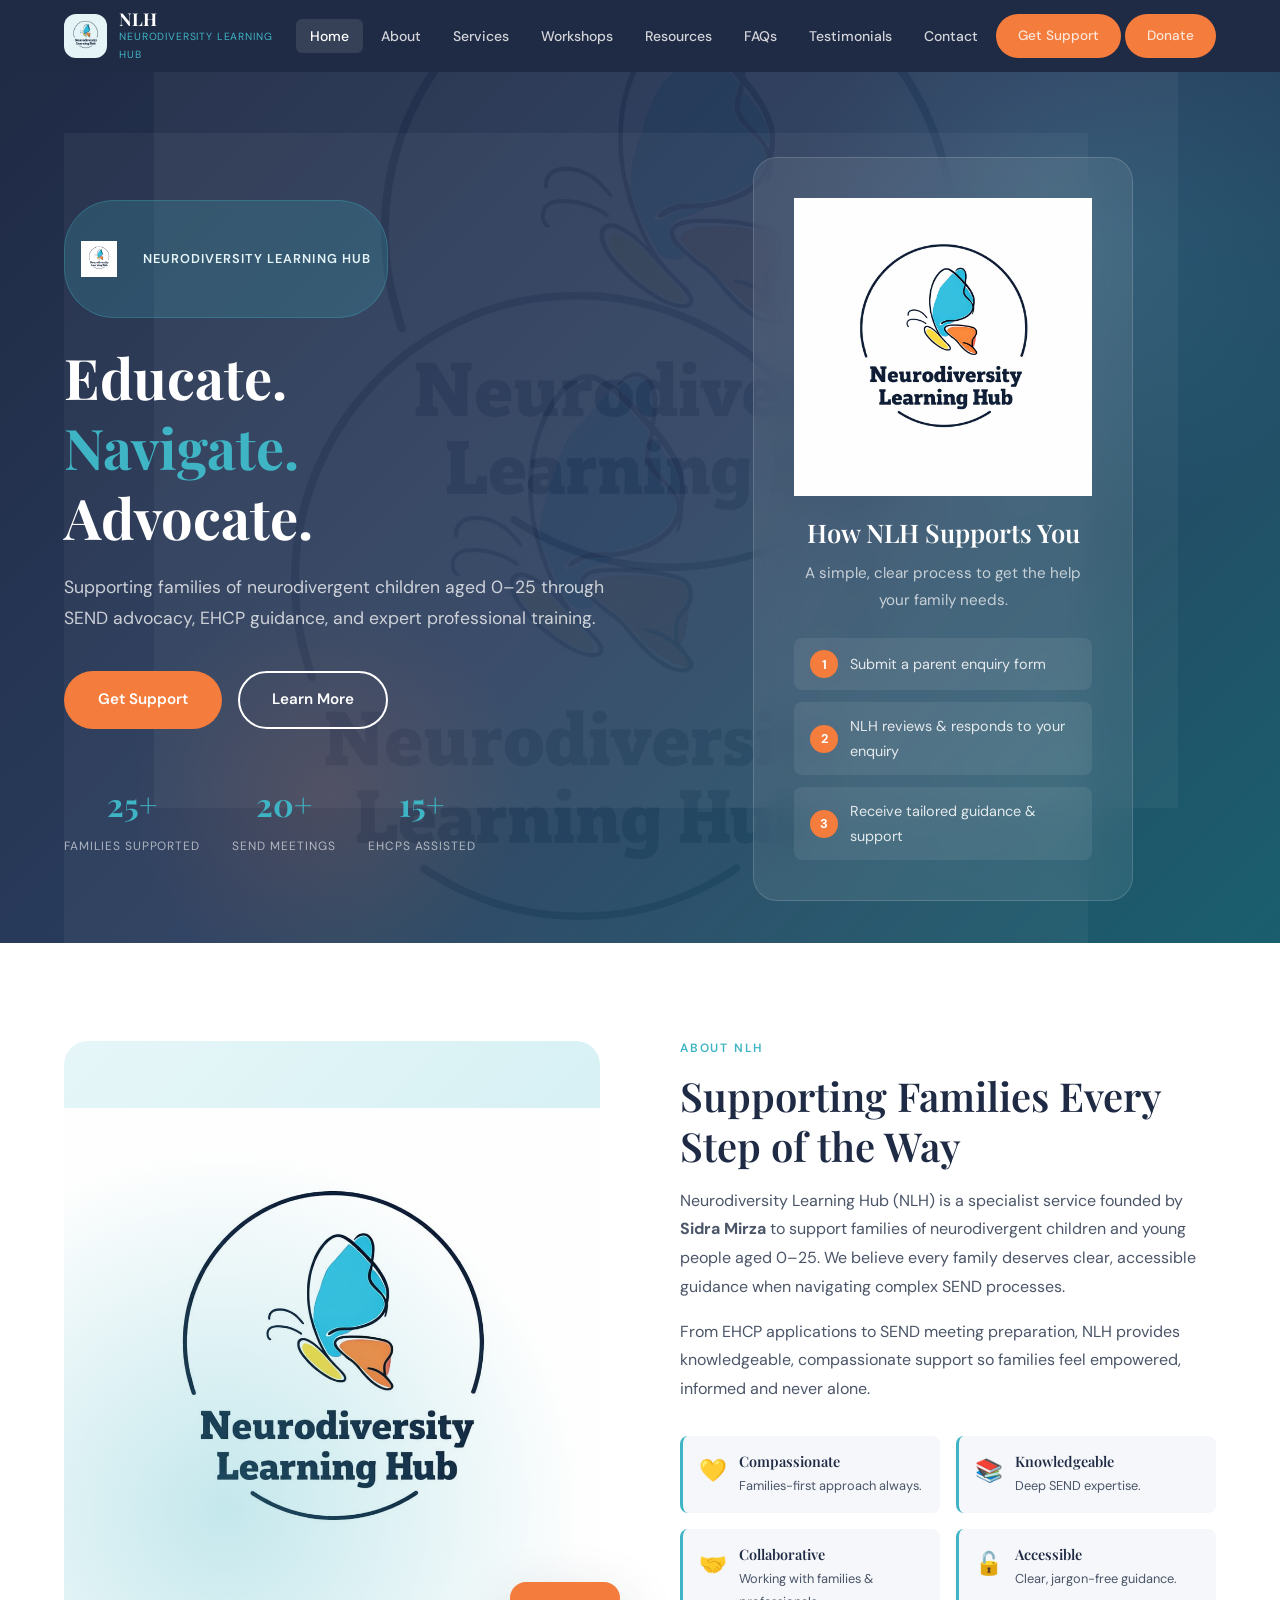
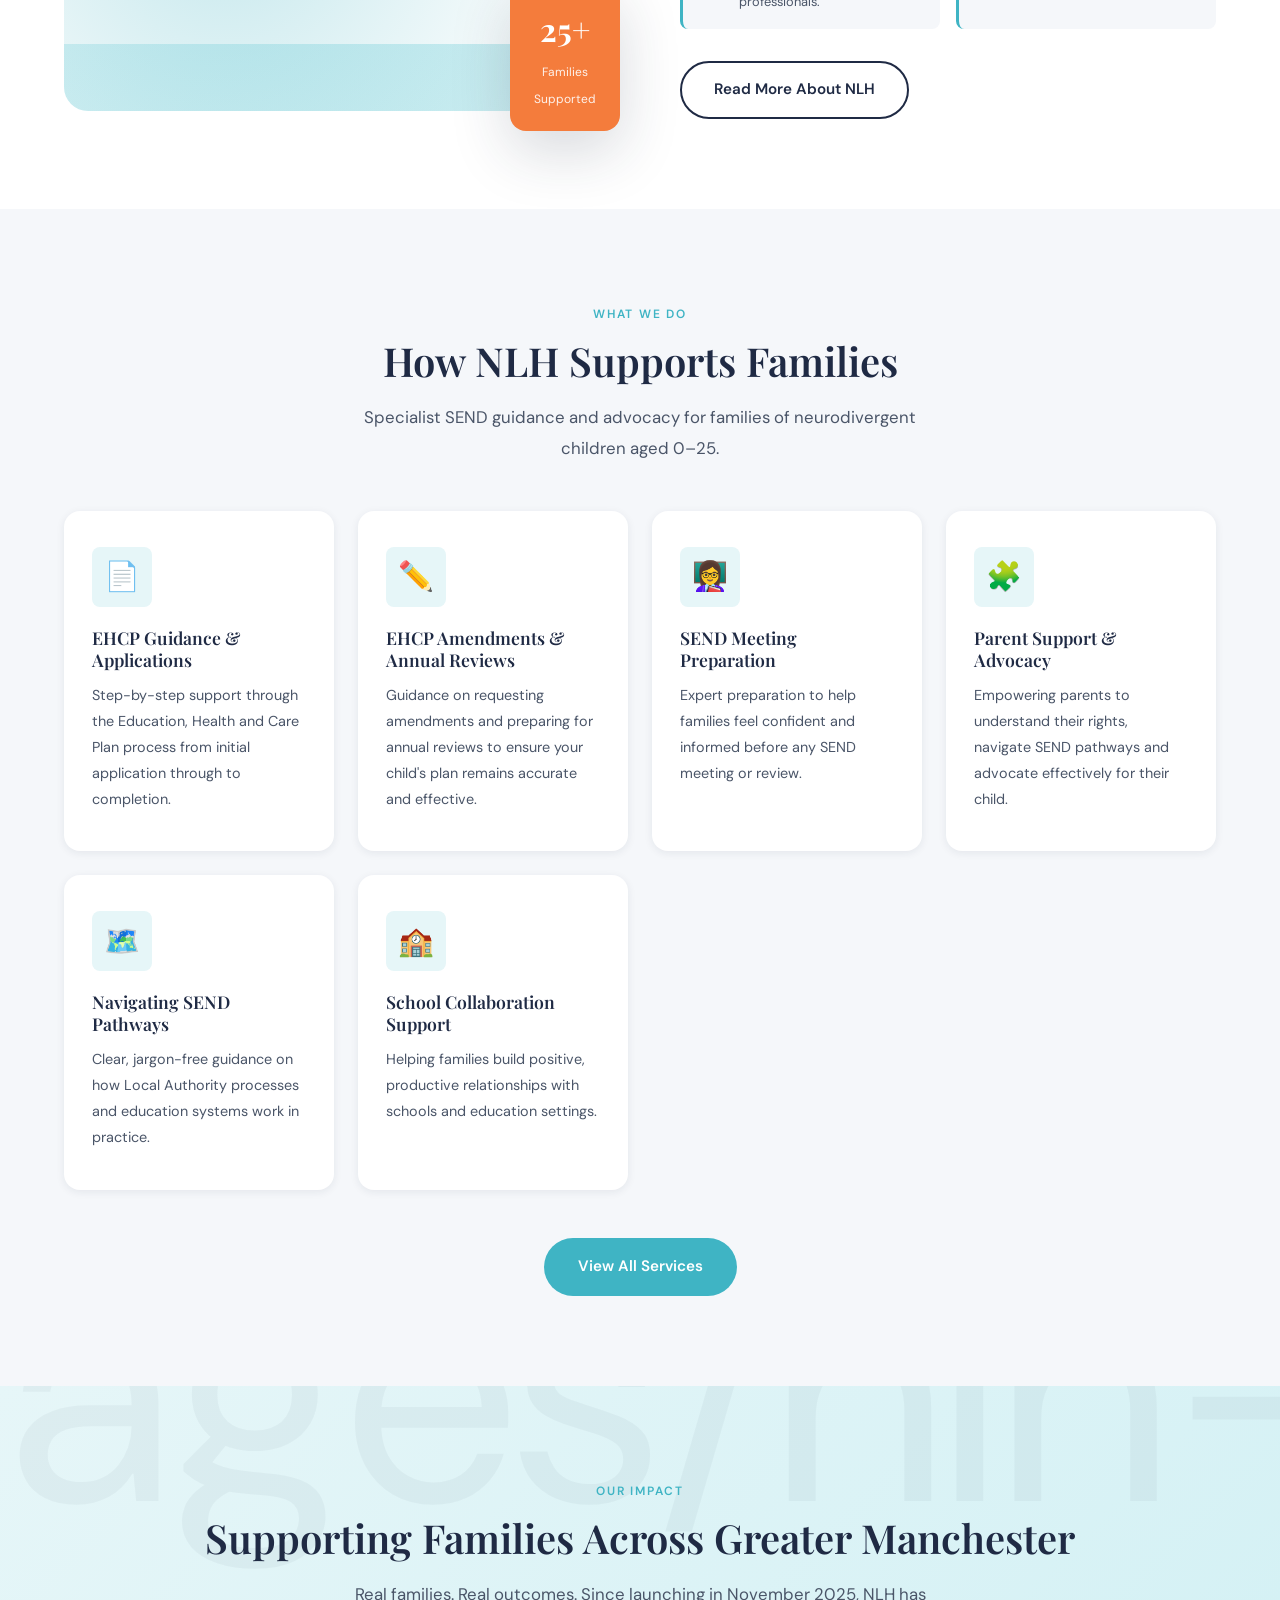
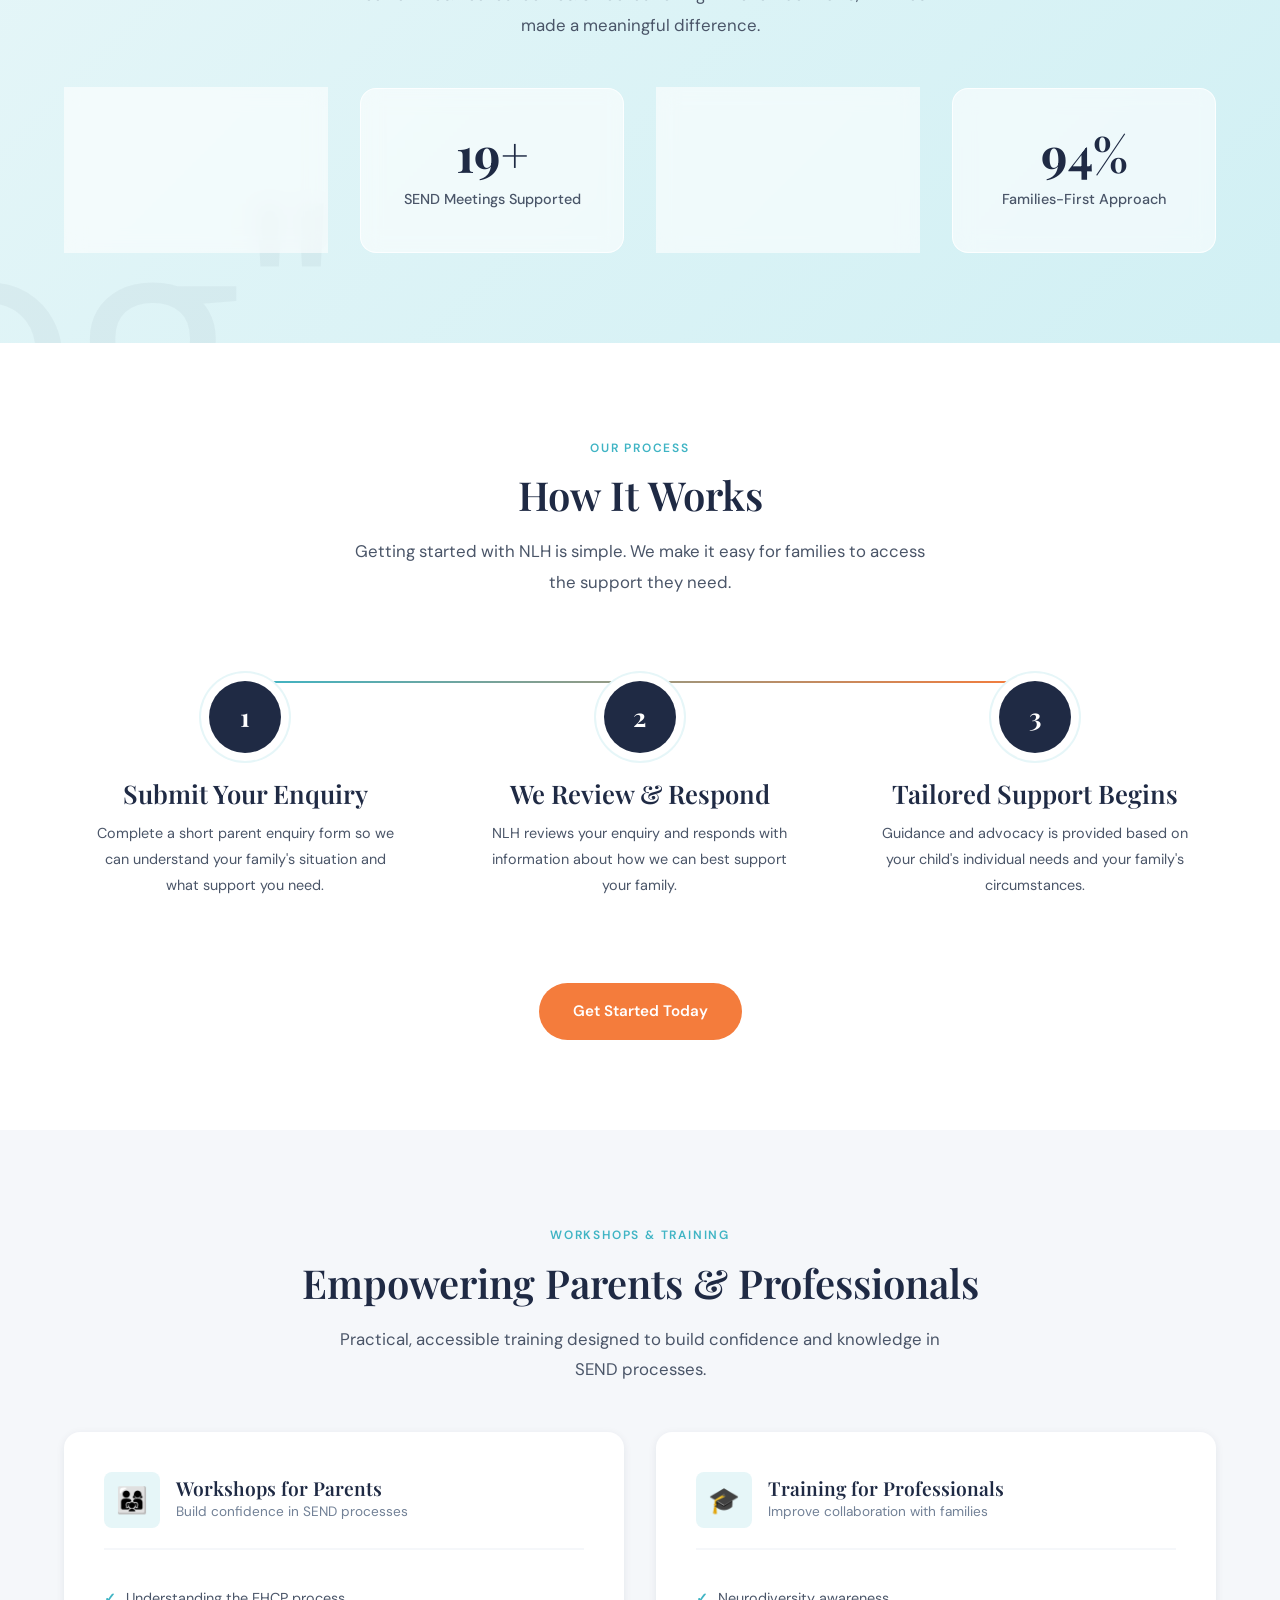
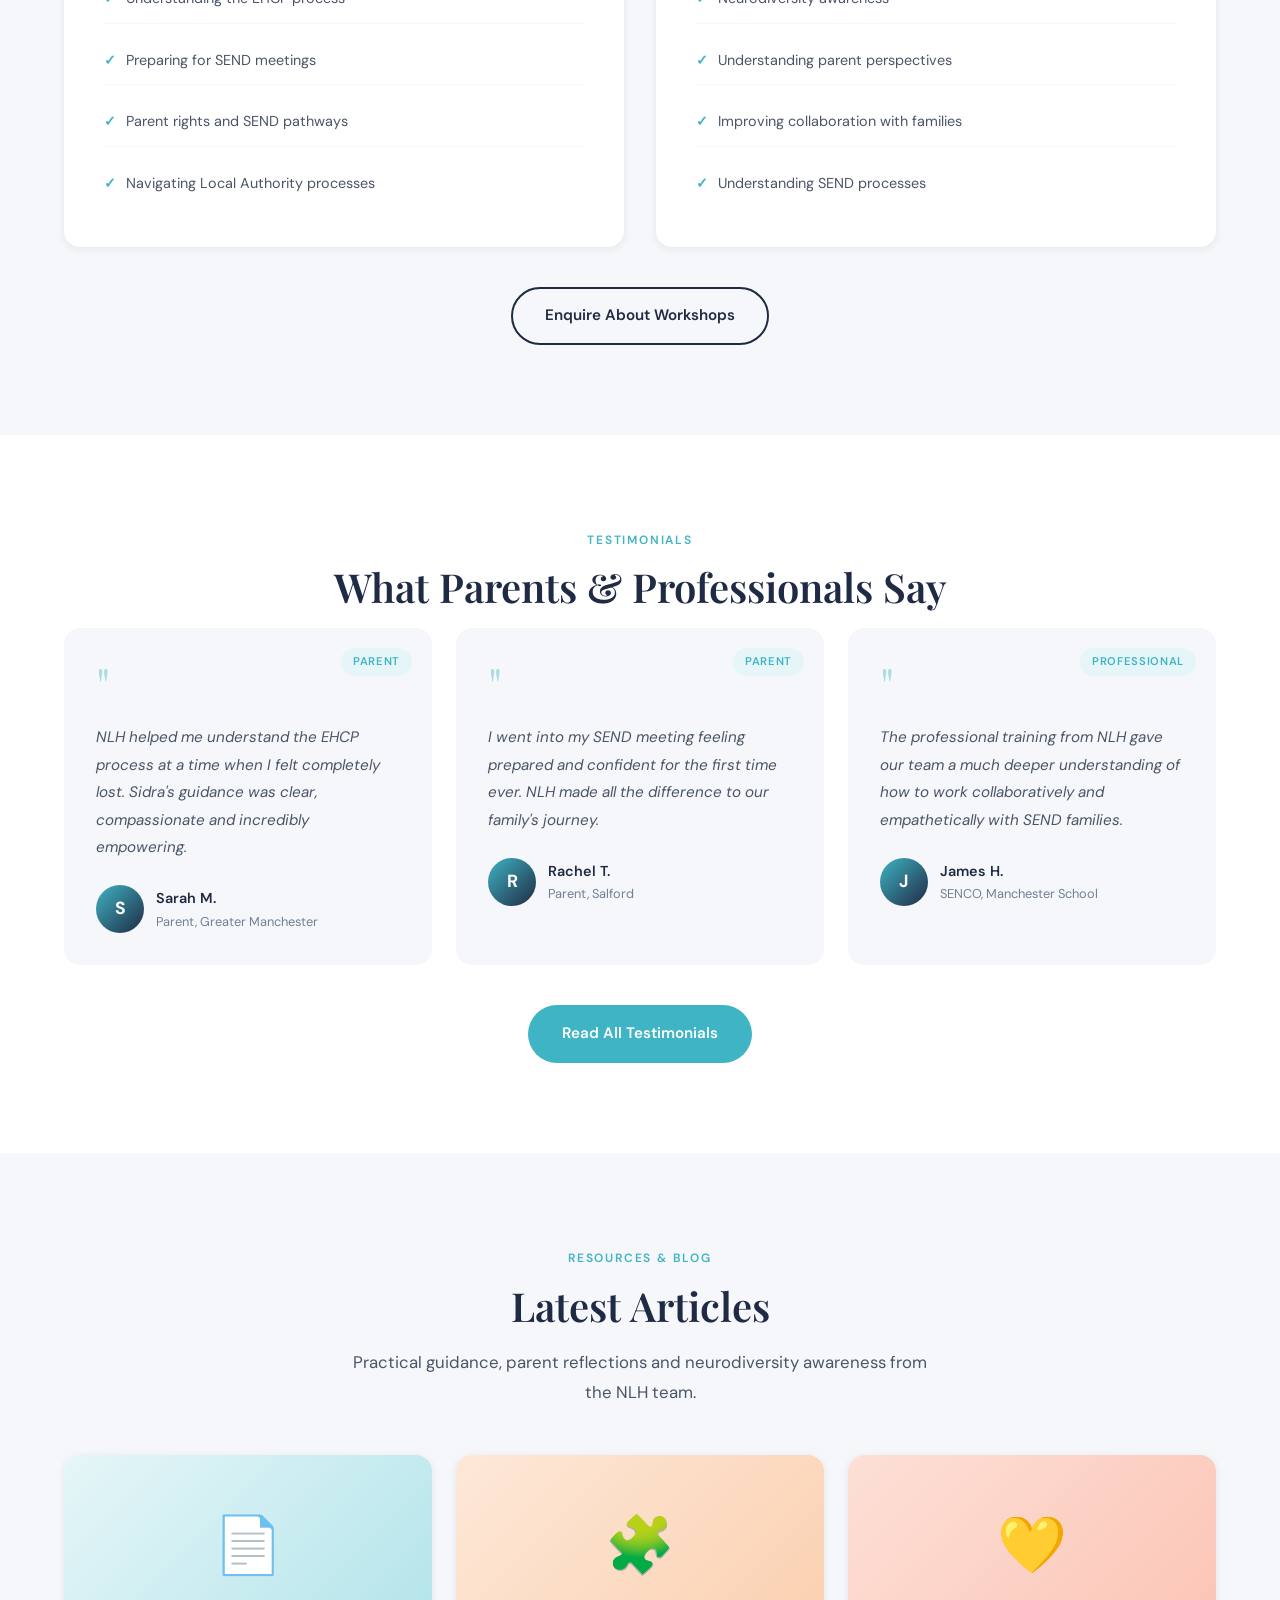
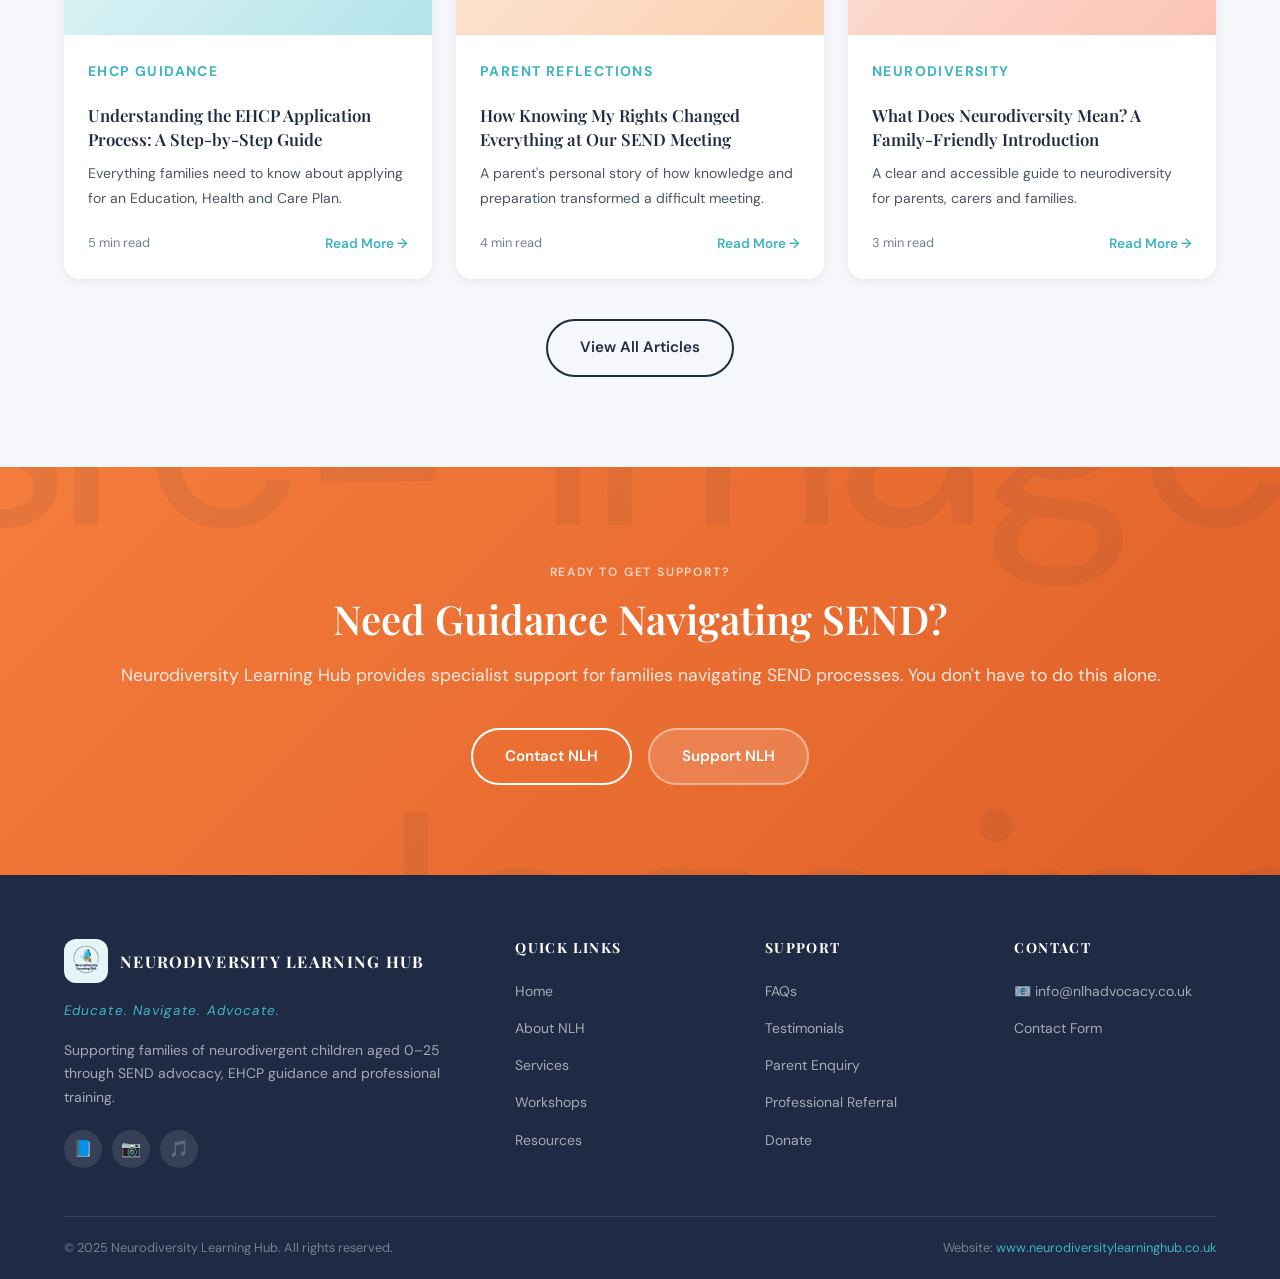
<file: index.html>
<!DOCTYPE html>
<html lang="en">
<head>
  <meta charset="UTF-8" />
  <meta name="viewport" content="width=device-width, initial-scale=1.0" />
  <title>Neurodiversity Learning Hub — Educate. Navigate. Advocate.</title>
  <meta name="description" content="NLH supports families of neurodivergent children aged 0–25 through SEND advocacy, EHCP guidance, and professional training." />
  <link rel="stylesheet" href="css/style.css" />
</head>
<body>

  <!-- ═══ HEADER ═══════════════════════════════ -->
  <header class="header" role="banner">
    <div class="container">
      <nav class="nav" aria-label="Main navigation">
        <a href="index.html" class="nav-logo" aria-label="NLH Home">
          <div class="nav-logo-icon" aria-hidden="true"><img src="images/nlh-logo.jpeg" alt="NLH Logo"></div>
          <div class="nav-logo-text">
            <span>NLH</span>
            <span>Neurodiversity Learning Hub</span>
          </div>
        </a>

        <button class="nav-toggle" aria-label="Toggle menu" aria-expanded="false">
          <span></span><span></span><span></span>
        </button>

        <ul class="nav-links" role="list">
          <li><a href="index.html">Home</a></li>
          <li><a href="about.html">About</a></li>
          <li><a href="services.html">Services</a></li>
          <li><a href="workshops.html">Workshops</a></li>
          <li><a href="blog.html">Resources</a></li>
          <li><a href="faqs.html">FAQs</a></li>
          <li><a href="testimonials.html">Testimonials</a></li>
          <li><a href="contact.html">Contact</a></li>
          <li><a href="enquiry.html" class="btn btn-primary" style="padding:8px 20px;border-radius:50px;font-size:.85rem;">Get Support</a></li>
          <li><a href="donate.html" class="btn btn-primary" style="padding:8px 20px;border-radius:50px;font-size:.85rem;">Donate</a></li>
        </ul>
      </nav>
    </div>
  </header>

  <main id="main-content">

    <!-- ═══ ANNOUNCEMENT BAR ════════════════════ -->
    <div class="announcement-bar" role="status">
      <strong>🎉 Since launching in November 2025,</strong>
      <span> NLH has supported 25+ families navigating SEND processes across Greater Manchester.</span>
    </div>

    <!-- ═══ HERO ══════════════════════════════════ -->
    <section class="hero" aria-label="Welcome to NLH">
      <div class="hero-bg-shapes" aria-hidden="true">
        <span class="butterfly-pattern" style="top:10%;left:5%;"><img src="images/nlh-logo.jpeg" alt="NLH Logo"></span>
        <span class="butterfly-pattern" style="bottom:15%;right:8%;font-size:5rem;"><img src="images/nlh-logo.jpeg" alt="NLH Logo"></span>
      </div>

      <div class="container">
        <div class="hero-content">
          <div class="hero-text">
            <div class="badge">
              <img src="images/nlh-logo.jpeg" alt="NLH Logo">
              Neurodiversity Learning Hub
            </div>
            <h1>Educate.<br><span>Navigate.</span><br>Advocate.</h1>
            <p>Supporting families of neurodivergent children aged 0–25 through SEND advocacy, EHCP guidance, and expert professional training.</p>
            <div class="hero-btns">
              <a href="enquiry.html" class="btn btn-primary">Get Support</a>
              <a href="about.html"   class="btn btn-secondary">Learn More</a>
            </div>
            <div class="hero-stats" aria-label="Our impact">
              <div class="hero-stat">
                <span class="num" data-target="25" data-suffix="+">25+</span>
                <span class="lbl">Families Supported</span>
              </div>
              <div class="hero-stat">
                <span class="num" data-target="20" data-suffix="+">20+</span>
                <span class="lbl">SEND Meetings</span>
              </div>
              <div class="hero-stat">
                <span class="num" data-target="15" data-suffix="+">15+</span>
                <span class="lbl">EHCPs Assisted</span>
              </div>
            </div>
          </div>

          <div class="hero-visual" aria-hidden="true">
            <div class="hero-card">
              <div class="icon"><img src="images/nlh-logo.jpeg" alt="NLH Logo"></div>
              <h3>How NLH Supports You</h3>
              <p>A simple, clear process to get the help your family needs.</p>
              <div class="hero-steps">
                <div class="hero-step">
                  <span class="hero-step-num">1</span>
                  <span>Submit a parent enquiry form</span>
                </div>
                <div class="hero-step">
                  <span class="hero-step-num">2</span>
                  <span>NLH reviews &amp; responds to your enquiry</span>
                </div>
                <div class="hero-step">
                  <span class="hero-step-num">3</span>
                  <span>Receive tailored guidance &amp; support</span>
                </div>
              </div>
            </div>
          </div>
        </div>
      </div>
    </section>

    <!-- ═══ ABOUT ════════════════════════════════ -->
    <section class="about-section section-padding" id="about">
      <div class="container">
        <div class="about-grid">
          <div class="about-image-wrap fade-in">
            <div class="about-image-placeholder" role="img" aria-label="NLH founder Sidra Mirza supporting families">
              <img src="images/nlh-logo.jpeg" alt="NLH Logo">
            </div>
            <div class="about-badge" aria-label="Trusted by 25 plus families">
              <span class="num">25+</span>
              <span class="txt">Families<br>Supported</span>
            </div>
          </div>

          <div class="about-text fade-up">
            <span class="section-label">About NLH</span>
            <h2 class="section-title">Supporting Families Every Step of the Way</h2>
            <p>Neurodiversity Learning Hub (NLH) is a specialist service founded by <strong>Sidra Mirza</strong> to support families of neurodivergent children and young people aged 0–25. We believe every family deserves clear, accessible guidance when navigating complex SEND processes.</p>
            <p style="margin-top:16px;">From EHCP applications to SEND meeting preparation, NLH provides knowledgeable, compassionate support so families feel empowered, informed and never alone.</p>

            <div class="values" aria-label="Our values">
              <div class="value-item">
                <span class="value-icon" aria-hidden="true">💛</span>
                <div>
                  <h4>Compassionate</h4>
                  <p>Families-first approach always.</p>
                </div>
              </div>
              <div class="value-item">
                <span class="value-icon" aria-hidden="true">📚</span>
                <div>
                  <h4>Knowledgeable</h4>
                  <p>Deep SEND expertise.</p>
                </div>
              </div>
              <div class="value-item">
                <span class="value-icon" aria-hidden="true">🤝</span>
                <div>
                  <h4>Collaborative</h4>
                  <p>Working with families &amp; professionals.</p>
                </div>
              </div>
              <div class="value-item">
                <span class="value-icon" aria-hidden="true">🔓</span>
                <div>
                  <h4>Accessible</h4>
                  <p>Clear, jargon-free guidance.</p>
                </div>
              </div>
            </div>

            <a href="about.html" class="btn btn-outline">Read More About NLH</a>
          </div>
        </div>
      </div>
    </section>

    <!-- ═══ SERVICES ══════════════════════════════ -->
    <section class="services-section section-padding" id="services">
      <div class="container">
        <div class="text-center fade-up">
          <span class="section-label">What We Do</span>
          <h2 class="section-title">How NLH Supports Families</h2>
          <p class="section-desc">Specialist SEND guidance and advocacy for families of neurodivergent children aged 0–25.</p>
        </div>

        <div class="services-grid">
          <article class="service-card fade-up delay-1">
            <div class="service-icon" aria-hidden="true">📄</div>
            <h3>EHCP Guidance &amp; Applications</h3>
            <p>Step-by-step support through the Education, Health and Care Plan process from initial application through to completion.</p>
          </article>
          <article class="service-card fade-up delay-2">
            <div class="service-icon" aria-hidden="true">✏️</div>
            <h3>EHCP Amendments &amp; Annual Reviews</h3>
            <p>Guidance on requesting amendments and preparing for annual reviews to ensure your child's plan remains accurate and effective.</p>
          </article>
          <article class="service-card fade-up delay-3">
            <div class="service-icon" aria-hidden="true">👩‍🏫</div>
            <h3>SEND Meeting Preparation</h3>
            <p>Expert preparation to help families feel confident and informed before any SEND meeting or review.</p>
          </article>
          <article class="service-card fade-up delay-4">
            <div class="service-icon" aria-hidden="true">🧩</div>
            <h3>Parent Support &amp; Advocacy</h3>
            <p>Empowering parents to understand their rights, navigate SEND pathways and advocate effectively for their child.</p>
          </article>
          <article class="service-card fade-up delay-1">
            <div class="service-icon" aria-hidden="true">🗺️</div>
            <h3>Navigating SEND Pathways</h3>
            <p>Clear, jargon-free guidance on how Local Authority processes and education systems work in practice.</p>
          </article>
          <article class="service-card fade-up delay-2">
            <div class="service-icon" aria-hidden="true">🏫</div>
            <h3>School Collaboration Support</h3>
            <p>Helping families build positive, productive relationships with schools and education settings.</p>
          </article>
        </div>

        <div class="text-center" style="margin-top:48px;">
          <a href="services.html" class="btn btn-teal">View All Services</a>
        </div>
      </div>
    </section>

    <!-- ═══ IMPACT ════════════════════════════════ -->
    <section class="impact-section section-padding" id="impact">
      <div class="container">
        <div class="text-center fade-up">
          <span class="section-label">Our Impact</span>
          <h2 class="section-title">Supporting Families Across Greater Manchester</h2>
          <p class="section-desc">Real families. Real outcomes. Since launching in November 2025, NLH has made a meaningful difference.</p>
        </div>

        <div class="impact-grid" aria-label="Impact statistics">
          <div class="impact-card fade-up delay-1">
            <span class="impact-num" data-target="25" data-suffix="+">25+</span>
            <span class="impact-label">Families Supported</span>
          </div>
          <div class="impact-card fade-up delay-2">
            <span class="impact-num" data-target="20" data-suffix="+">20+</span>
            <span class="impact-label">SEND Meetings Supported</span>
          </div>
          <div class="impact-card fade-up delay-3">
            <span class="impact-num" data-target="15" data-suffix="+">15+</span>
            <span class="impact-label">EHCP Applications Assisted</span>
          </div>
          <div class="impact-card fade-up delay-4">
            <span class="impact-num" data-target="100" data-suffix="%">100%</span>
            <span class="impact-label">Families-First Approach</span>
          </div>
        </div>
      </div>
    </section>

    <!-- ═══ HOW IT WORKS ═══════════════════════════ -->
    <section class="how-section section-padding">
      <div class="container">
        <div class="text-center fade-up">
          <span class="section-label">Our Process</span>
          <h2 class="section-title">How It Works</h2>
          <p class="section-desc">Getting started with NLH is simple. We make it easy for families to access the support they need.</p>
        </div>

        <div class="steps-grid">
          <div class="step-card fade-up delay-1">
            <div class="step-num" aria-hidden="true">1</div>
            <h3>Submit Your Enquiry</h3>
            <p>Complete a short parent enquiry form so we can understand your family's situation and what support you need.</p>
          </div>
          <div class="step-card fade-up delay-2">
            <div class="step-num" aria-hidden="true">2</div>
            <h3>We Review &amp; Respond</h3>
            <p>NLH reviews your enquiry and responds with information about how we can best support your family.</p>
          </div>
          <div class="step-card fade-up delay-3">
            <div class="step-num" aria-hidden="true">3</div>
            <h3>Tailored Support Begins</h3>
            <p>Guidance and advocacy is provided based on your child's individual needs and your family's circumstances.</p>
          </div>
        </div>

        <div class="text-center" style="margin-top:48px;">
          <a href="enquiry.html" class="btn btn-primary">Get Started Today</a>
        </div>
      </div>
    </section>

    <!-- ═══ WORKSHOPS ══════════════════════════════ -->
    <section class="workshops-section section-padding" id="workshops">
      <div class="container">
        <div class="text-center fade-up">
          <span class="section-label">Workshops &amp; Training</span>
          <h2 class="section-title">Empowering Parents &amp; Professionals</h2>
          <p class="section-desc">Practical, accessible training designed to build confidence and knowledge in SEND processes.</p>
        </div>

        <div class="workshops-grid">
          <div class="workshop-card fade-up delay-1">
            <div class="workshop-header">
              <div class="workshop-icon" aria-hidden="true">👨‍👩‍👧</div>
              <div>
                <h3>Workshops for Parents</h3>
                <p style="font-size:.85rem;color:var(--text-light);margin:0;">Build confidence in SEND processes</p>
              </div>
            </div>
            <ul class="workshop-items" aria-label="Parent workshop topics">
              <li class="workshop-item">
                <span class="check" aria-hidden="true">✓</span>
                <span>Understanding the EHCP process</span>
              </li>
              <li class="workshop-item">
                <span class="check" aria-hidden="true">✓</span>
                <span>Preparing for SEND meetings</span>
              </li>
              <li class="workshop-item">
                <span class="check" aria-hidden="true">✓</span>
                <span>Parent rights and SEND pathways</span>
              </li>
              <li class="workshop-item">
                <span class="check" aria-hidden="true">✓</span>
                <span>Navigating Local Authority processes</span>
              </li>
            </ul>
          </div>

          <div class="workshop-card fade-up delay-2">
            <div class="workshop-header">
              <div class="workshop-icon" aria-hidden="true">🎓</div>
              <div>
                <h3>Training for Professionals</h3>
                <p style="font-size:.85rem;color:var(--text-light);margin:0;">Improve collaboration with families</p>
              </div>
            </div>
            <ul class="workshop-items" aria-label="Professional training topics">
              <li class="workshop-item">
                <span class="check" aria-hidden="true">✓</span>
                <span>Neurodiversity awareness</span>
              </li>
              <li class="workshop-item">
                <span class="check" aria-hidden="true">✓</span>
                <span>Understanding parent perspectives</span>
              </li>
              <li class="workshop-item">
                <span class="check" aria-hidden="true">✓</span>
                <span>Improving collaboration with families</span>
              </li>
              <li class="workshop-item">
                <span class="check" aria-hidden="true">✓</span>
                <span>Understanding SEND processes</span>
              </li>
            </ul>
          </div>
        </div>

        <div class="text-center" style="margin-top:40px;">
          <a href="workshops.html" class="btn btn-outline">Enquire About Workshops</a>
        </div>
      </div>
    </section>

    <!-- ═══ TESTIMONIALS ══════════════════════════ -->
    <section class="testimonials-section section-padding" id="testimonials">
      <div class="container">
        <div class="text-center fade-up">
          <span class="section-label">Testimonials</span>
          <h2 class="section-title">What Parents &amp; Professionals Say</h2>
        </div>

        <div class="testimonials-grid">
          <article class="testimonial-card fade-up delay-1">
            <span class="testimonial-tag">Parent</span>
            <div class="testimonial-quote" aria-hidden="true">"</div>
            <p class="testimonial-text">NLH helped me understand the EHCP process at a time when I felt completely lost. Sidra's guidance was clear, compassionate and incredibly empowering.</p>
            <div class="testimonial-author">
              <div class="author-avatar" aria-hidden="true">S</div>
              <div>
                <div class="author-name">Sarah M.</div>
                <div class="author-role">Parent, Greater Manchester</div>
              </div>
            </div>
          </article>

          <article class="testimonial-card fade-up delay-2">
            <span class="testimonial-tag">Parent</span>
            <div class="testimonial-quote" aria-hidden="true">"</div>
            <p class="testimonial-text">I went into my SEND meeting feeling prepared and confident for the first time ever. NLH made all the difference to our family's journey.</p>
            <div class="testimonial-author">
              <div class="author-avatar" aria-hidden="true">R</div>
              <div>
                <div class="author-name">Rachel T.</div>
                <div class="author-role">Parent, Salford</div>
              </div>
            </div>
          </article>

          <article class="testimonial-card fade-up delay-3">
            <span class="testimonial-tag">Professional</span>
            <div class="testimonial-quote" aria-hidden="true">"</div>
            <p class="testimonial-text">The professional training from NLH gave our team a much deeper understanding of how to work collaboratively and empathetically with SEND families.</p>
            <div class="testimonial-author">
              <div class="author-avatar" aria-hidden="true">J</div>
              <div>
                <div class="author-name">James H.</div>
                <div class="author-role">SENCO, Manchester School</div>
              </div>
            </div>
          </article>
        </div>

        <div class="text-center" style="margin-top:40px;">
          <a href="testimonials.html" class="btn btn-teal">Read All Testimonials</a>
        </div>
      </div>
    </section>

    <!-- ═══ BLOG / RESOURCES ══════════════════════ -->
    <section class="blog-section section-padding" id="blog">
      <div class="container">
        <div class="text-center fade-up">
          <span class="section-label">Resources &amp; Blog</span>
          <h2 class="section-title">Latest Articles</h2>
          <p class="section-desc">Practical guidance, parent reflections and neurodiversity awareness from the NLH team.</p>
        </div>

        <div class="blog-grid">
          <article class="blog-card fade-up delay-1">
            <div class="blog-img teal" aria-hidden="true">📄</div>
            <div class="blog-body">
              <p class="blog-cat">EHCP Guidance</p>
              <h3>Understanding the EHCP Application Process: A Step-by-Step Guide</h3>
              <p>Everything families need to know about applying for an Education, Health and Care Plan.</p>
              <div class="blog-meta">
                <span>5 min read</span>
                <a href="blog.html" class="blog-read-more">Read More →</a>
              </div>
            </div>
          </article>

          <article class="blog-card fade-up delay-2">
            <div class="blog-img orange" aria-hidden="true">🧩</div>
            <div class="blog-body">
              <p class="blog-cat">Parent Reflections</p>
              <h3>How Knowing My Rights Changed Everything at Our SEND Meeting</h3>
              <p>A parent's personal story of how knowledge and preparation transformed a difficult meeting.</p>
              <div class="blog-meta">
                <span>4 min read</span>
                <a href="blog.html" class="blog-read-more">Read More →</a>
              </div>
            </div>
          </article>

          <article class="blog-card fade-up delay-3">
            <div class="blog-img coral" aria-hidden="true">💛</div>
            <div class="blog-body">
              <p class="blog-cat">Neurodiversity</p>
              <h3>What Does Neurodiversity Mean? A Family-Friendly Introduction</h3>
              <p>A clear and accessible guide to neurodiversity for parents, carers and families.</p>
              <div class="blog-meta">
                <span>3 min read</span>
                <a href="blog.html" class="blog-read-more">Read More →</a>
              </div>
            </div>
          </article>
        </div>

        <div class="text-center" style="margin-top:40px;">
          <a href="blog.html" class="btn btn-outline">View All Articles</a>
        </div>
      </div>
    </section>

    <!-- ═══ CTA ═══════════════════════════════════ -->
    <section class="cta-section" aria-label="Call to action">
      <div class="container" style="position:relative;z-index:1;">
        <span class="section-label" style="color:rgba(255,255,255,.7);">Ready to Get Support?</span>
        <h2>Need Guidance Navigating SEND?</h2>
        <p>Neurodiversity Learning Hub provides specialist support for families navigating SEND processes. You don't have to do this alone.</p>
        <div class="cta-btns">
          <a href="enquiry.html" class="btn btn-secondary">Contact NLH</a>
          <a href="donate.html"  class="btn" style="background:rgba(255,255,255,.15);color:#fff;border:2px solid rgba(255,255,255,.4);">Support NLH</a>
        </div>
      </div>
    </section>

  </main>

  <!-- ═══ FOOTER ════════════════════════════════ -->
  <footer class="footer" role="contentinfo">
    <div class="container">
      <div class="footer-grid">
        <div class="footer-brand">
          <div class="logo">
            <div class="nav-logo-icon" aria-hidden="true"><img src="images/nlh-logo.jpeg" alt="NLH Logo"></div>
            <div class="nav-logo-text">
              <span style="font-size:1rem;color:#fff;">Neurodiversity Learning Hub</span>
            </div>
          </div>
          <p class="tagline">Educate. Navigate. Advocate.</p>
          <p>Supporting families of neurodivergent children aged 0–25 through SEND advocacy, EHCP guidance and professional training.</p>
          <div class="footer-social" aria-label="Social media links">
            <a href="#" aria-label="Facebook"  title="Facebook">📘</a>
            <a href="#" aria-label="Instagram" title="Instagram">📷</a>
            <a href="#" aria-label="TikTok"    title="TikTok">🎵</a>
          </div>
        </div>

        <div class="footer-col">
          <h4>Quick Links</h4>
          <ul role="list">
            <li><a href="index.html">Home</a></li>
            <li><a href="about.html">About NLH</a></li>
            <li><a href="services.html">Services</a></li>
            <li><a href="workshops.html">Workshops</a></li>
            <li><a href="blog.html">Resources</a></li>
          </ul>
        </div>

        <div class="footer-col">
          <h4>Support</h4>
          <ul role="list">
            <li><a href="faqs.html">FAQs</a></li>
            <li><a href="testimonials.html">Testimonials</a></li>
            <li><a href="enquiry.html">Parent Enquiry</a></li>
            <li><a href="referral.html">Professional Referral</a></li>
            <li><a href="donate.html">Donate</a></li>
          </ul>
        </div>

        <div class="footer-col">
          <h4>Contact</h4>
          <ul role="list">
            <li>
              <a href="mailto:info@nlhadvocacy.co.uk">
                📧 info@nlhadvocacy.co.uk
              </a>
            </li>
            <li>
              <a href="contact.html">Contact Form</a>
            </li>
          </ul>
        </div>
      </div>

      <div class="footer-bottom">
        <span>© 2025 Neurodiversity Learning Hub. All rights reserved.</span>
        <span>Website: <a href="http://www.neurodiversitylearninghub.co.uk" style="color:var(--teal);">www.neurodiversitylearninghub.co.uk</a></span>
      </div>
    </div>
  </footer>

  <script src="js/main.js"></script>
</body>
</html>
</file>
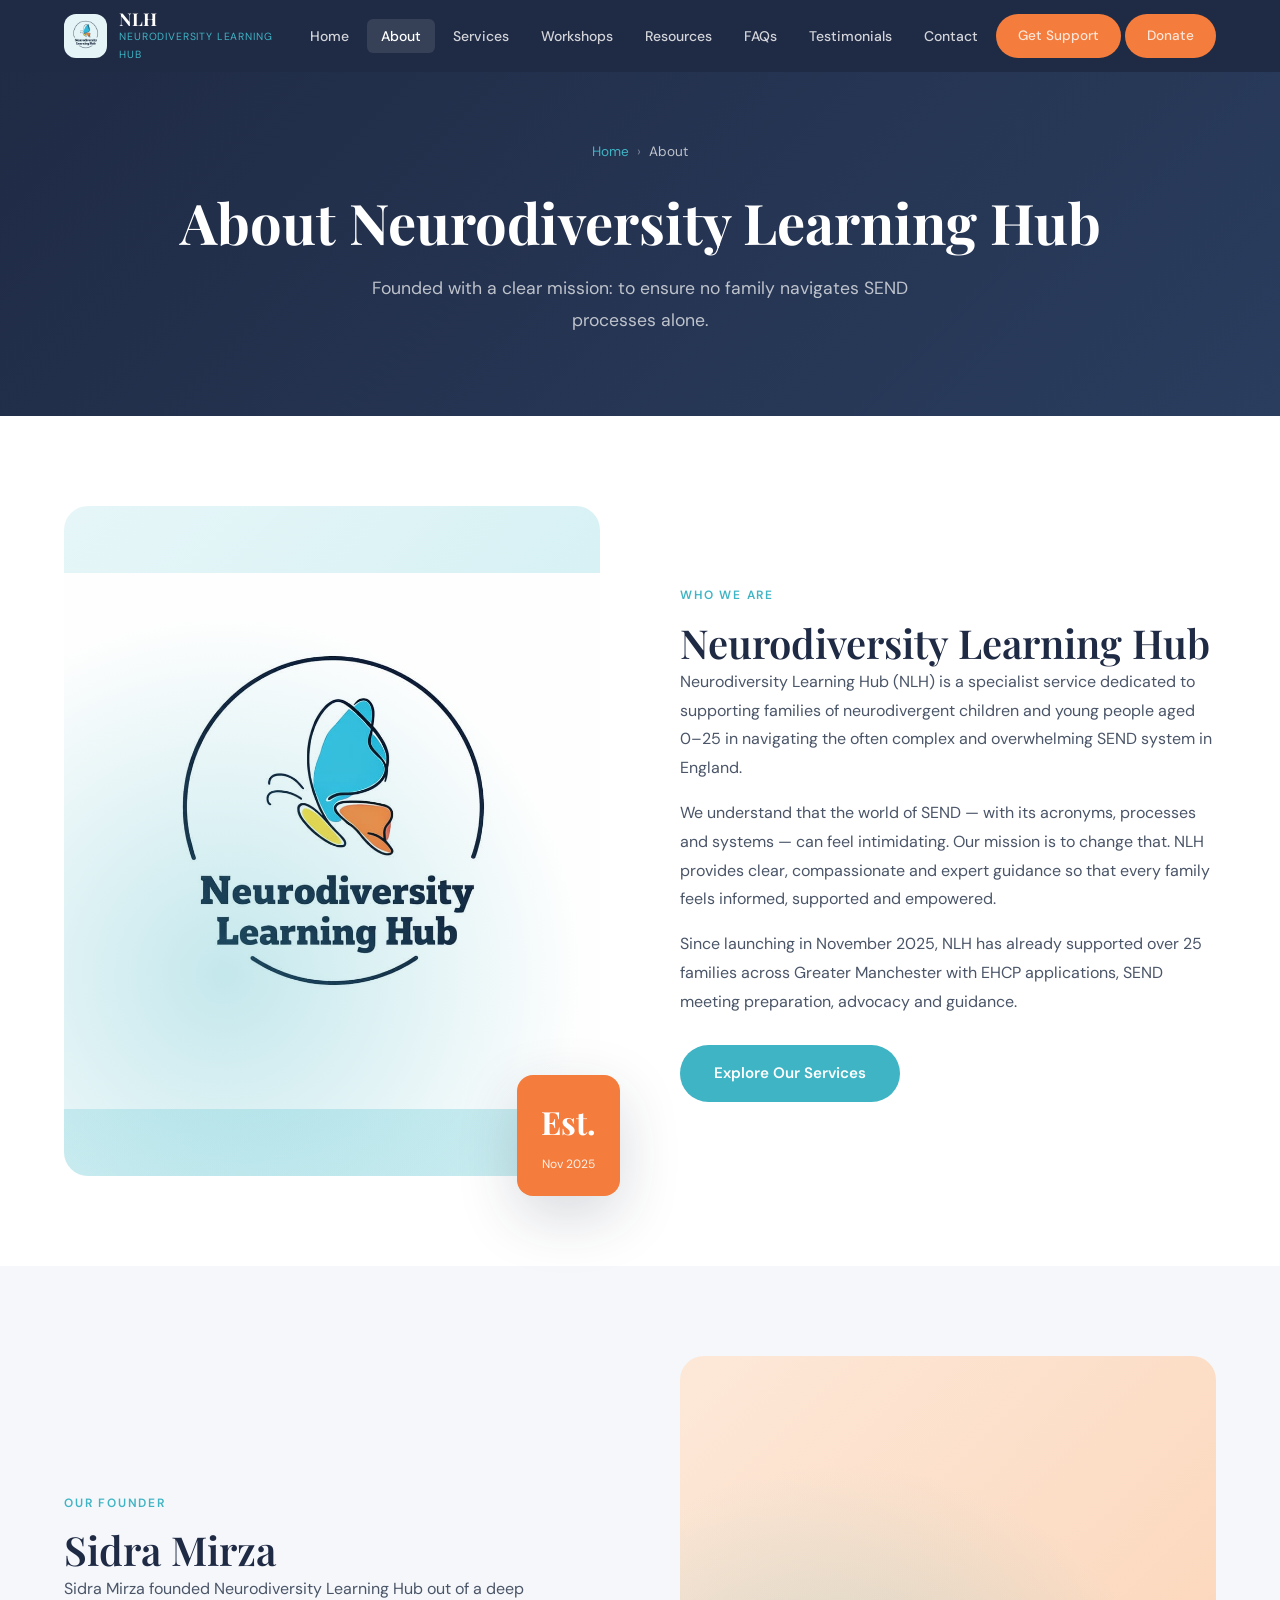
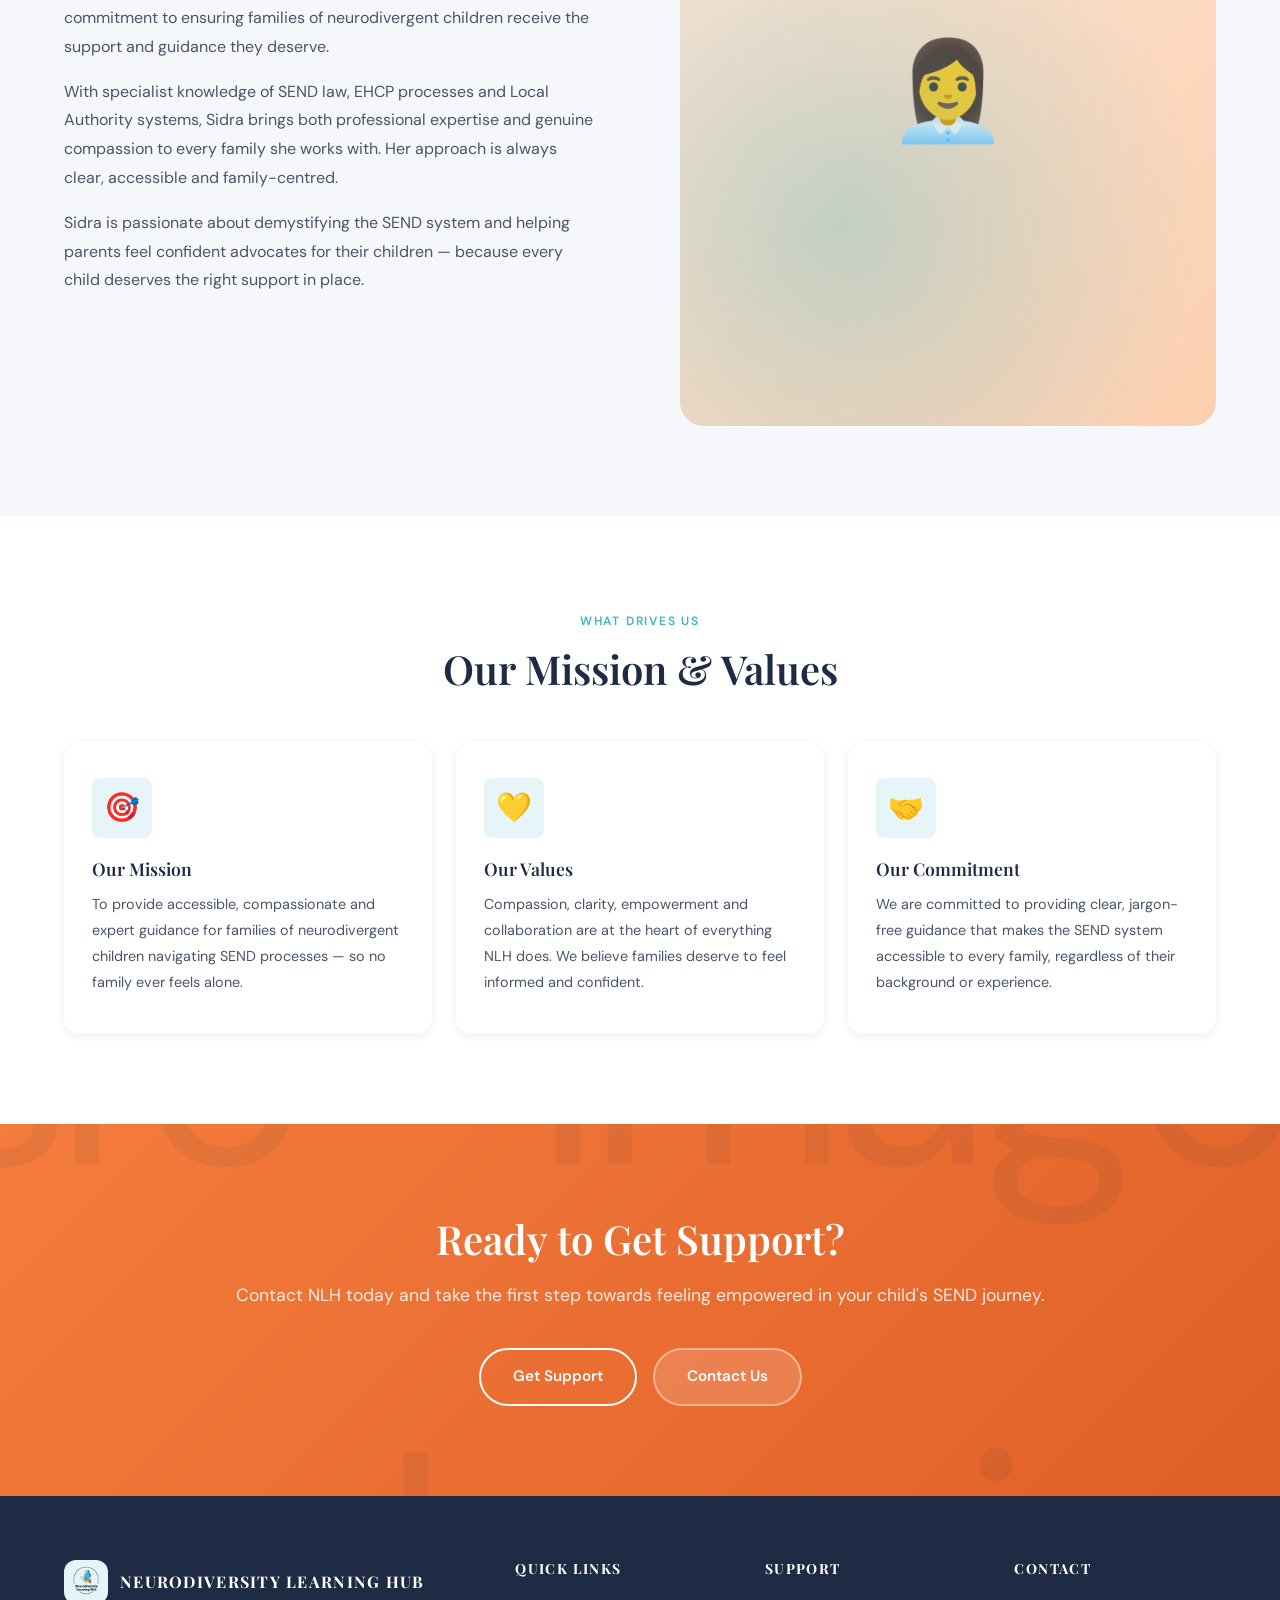
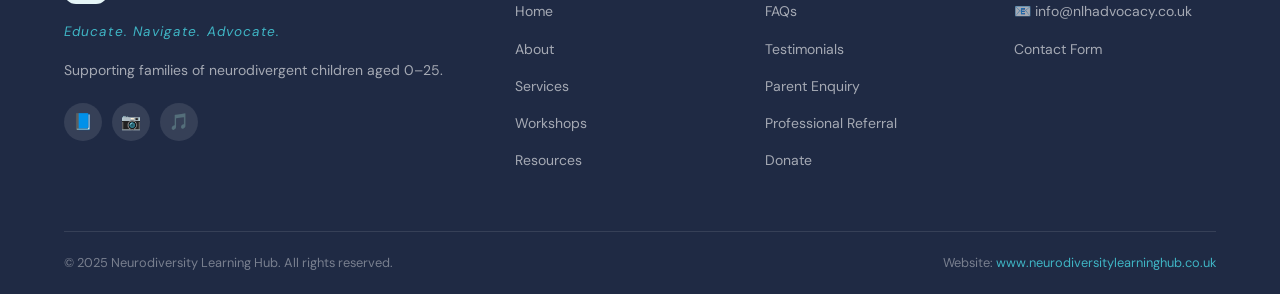
<file: about.html>
<!DOCTYPE html>
<html lang="en">
<head>
  <meta charset="UTF-8" />
  <meta name="viewport" content="width=device-width, initial-scale=1.0" />
  <title>About NLH — Neurodiversity Learning Hub</title>
  <meta name="description" content="Learn about Neurodiversity Learning Hub, our founder Sidra Mirza, our mission and our values." />
  <link rel="stylesheet" href="css/style.css" />
</head>
<body>

  <header class="header">
    <div class="container">
      <nav class="nav" aria-label="Main navigation">
        <a href="index.html" class="nav-logo">
          <div class="nav-logo-icon"><img src="images/nlh-logo.jpeg" alt="NLH Logo"></div>
          <div class="nav-logo-text">
            <span>NLH</span>
            <span>Neurodiversity Learning Hub</span>
          </div>
        </a>
        <button class="nav-toggle" aria-label="Toggle menu" aria-expanded="false">
          <span></span><span></span><span></span>
        </button>
        <ul class="nav-links">
          <li><a href="index.html">Home</a></li>
          <li><a href="about.html" class="active">About</a></li>
          <li><a href="services.html">Services</a></li>
          <li><a href="workshops.html">Workshops</a></li>
          <li><a href="blog.html">Resources</a></li>
          <li><a href="faqs.html">FAQs</a></li>
          <li><a href="testimonials.html">Testimonials</a></li>
          <li><a href="contact.html">Contact</a></li>
          <li><a href="enquiry.html" class="btn btn-primary" style="padding:8px 20px;border-radius:50px;font-size:.85rem;">Get Support</a></li>
          <li><a href="donate.html" class="btn btn-primary" style="padding:8px 20px;border-radius:50px;font-size:.85rem;">Donate</a></li>
        </ul>
      </nav>
    </div>
  </header>

  <main>
    <!-- Page Hero -->
    <section class="page-hero">
      <div class="container">
        <nav class="breadcrumb" aria-label="Breadcrumb">
          <a href="index.html">Home</a>
          <span aria-hidden="true">›</span>
          <span class="current">About</span>
        </nav>
        <h1>About Neurodiversity Learning Hub</h1>
        <p>Founded with a clear mission: to ensure no family navigates SEND processes alone.</p>
      </div>
    </section>

    <!-- About NLH -->
    <section class="section-padding" style="background:var(--white);">
      <div class="container">
        <div class="about-grid">
          <div class="about-image-wrap fade-in">
            <div class="about-image-placeholder"><img src="images/nlh-logo.jpeg" alt="NLH Logo"></div>
            <div class="about-badge">
              <span class="num">Est.</span>
              <span class="txt">Nov 2025</span>
            </div>
          </div>
          <div class="about-text fade-up">
            <span class="section-label">Who We Are</span>
            <h2>Neurodiversity Learning Hub</h2>
            <p>Neurodiversity Learning Hub (NLH) is a specialist service dedicated to supporting families of neurodivergent children and young people aged 0–25 in navigating the often complex and overwhelming SEND system in England.</p>
            <p style="margin-top:16px;">We understand that the world of SEND — with its acronyms, processes and systems — can feel intimidating. Our mission is to change that. NLH provides clear, compassionate and expert guidance so that every family feels informed, supported and empowered.</p>
            <p style="margin-top:16px;">Since launching in November 2025, NLH has already supported over 25 families across Greater Manchester with EHCP applications, SEND meeting preparation, advocacy and guidance.</p>
            <a href="services.html" class="btn btn-teal" style="margin-top:28px;">Explore Our Services</a>
          </div>
        </div>
      </div>
    </section>

    <!-- Founder -->
    <section class="section-padding" style="background:var(--grey-bg);">
      <div class="container">
        <div class="about-grid" style="direction:rtl;">
          <div class="about-image-wrap fade-in" style="direction:ltr;">
            <div class="about-image-placeholder" style="background:linear-gradient(135deg,#fde8d8,#fbd0b0);">👩‍💼</div>
          </div>
          <div class="about-text fade-up" style="direction:ltr;">
            <span class="section-label">Our Founder</span>
            <h2>Sidra Mirza</h2>
            <p>Sidra Mirza founded Neurodiversity Learning Hub out of a deep commitment to ensuring families of neurodivergent children receive the support and guidance they deserve.</p>
            <p style="margin-top:16px;">With specialist knowledge of SEND law, EHCP processes and Local Authority systems, Sidra brings both professional expertise and genuine compassion to every family she works with. Her approach is always clear, accessible and family-centred.</p>
            <p style="margin-top:16px;">Sidra is passionate about demystifying the SEND system and helping parents feel confident advocates for their children — because every child deserves the right support in place.</p>
          </div>
        </div>
      </div>
    </section>

    <!-- Mission & Values -->
    <section class="section-padding" style="background:var(--white);">
      <div class="container">
        <div class="text-center fade-up">
          <span class="section-label">What Drives Us</span>
          <h2 class="section-title">Our Mission &amp; Values</h2>
        </div>

        <div style="display:grid;grid-template-columns:repeat(auto-fit,minmax(280px,1fr));gap:24px;margin-top:48px;">
          <div class="service-card fade-up delay-1">
            <div class="service-icon">🎯</div>
            <h3>Our Mission</h3>
            <p>To provide accessible, compassionate and expert guidance for families of neurodivergent children navigating SEND processes — so no family ever feels alone.</p>
          </div>
          <div class="service-card fade-up delay-2">
            <div class="service-icon">💛</div>
            <h3>Our Values</h3>
            <p>Compassion, clarity, empowerment and collaboration are at the heart of everything NLH does. We believe families deserve to feel informed and confident.</p>
          </div>
          <div class="service-card fade-up delay-3">
            <div class="service-icon">🤝</div>
            <h3>Our Commitment</h3>
            <p>We are committed to providing clear, jargon-free guidance that makes the SEND system accessible to every family, regardless of their background or experience.</p>
          </div>
        </div>
      </div>
    </section>

    <!-- CTA -->
    <section class="cta-section">
      <div class="container" style="position:relative;z-index:1;">
        <h2>Ready to Get Support?</h2>
        <p>Contact NLH today and take the first step towards feeling empowered in your child's SEND journey.</p>
        <div class="cta-btns">
          <a href="enquiry.html" class="btn btn-secondary">Get Support</a>
          <a href="contact.html" class="btn" style="background:rgba(255,255,255,.15);color:#fff;border:2px solid rgba(255,255,255,.4);">Contact Us</a>
        </div>
      </div>
    </section>
  </main>

  <footer class="footer">
    <div class="container">
      <div class="footer-grid">
        <div class="footer-brand">
          <div class="logo">
            <div class="nav-logo-icon"><img src="images/nlh-logo.jpeg" alt="NLH Logo"></div>
            <div class="nav-logo-text"><span style="font-size:1rem;color:#fff;">Neurodiversity Learning Hub</span></div>
          </div>
          <p class="tagline">Educate. Navigate. Advocate.</p>
          <p>Supporting families of neurodivergent children aged 0–25.</p>
          <div class="footer-social">
            <a href="#" aria-label="Facebook">📘</a>
            <a href="#" aria-label="Instagram">📷</a>
            <a href="#" aria-label="TikTok">🎵</a>
          </div>
        </div>
        <div class="footer-col">
          <h4>Quick Links</h4>
          <ul><li><a href="index.html">Home</a></li><li><a href="about.html">About</a></li><li><a href="services.html">Services</a></li><li><a href="workshops.html">Workshops</a></li><li><a href="blog.html">Resources</a></li></ul>
        </div>
        <div class="footer-col">
          <h4>Support</h4>
          <ul><li><a href="faqs.html">FAQs</a></li><li><a href="testimonials.html">Testimonials</a></li><li><a href="enquiry.html">Parent Enquiry</a></li><li><a href="referral.html">Professional Referral</a></li><li><a href="donate.html">Donate</a></li></ul>
        </div>
        <div class="footer-col">
          <h4>Contact</h4>
          <ul><li><a href="mailto:info@nlhadvocacy.co.uk">📧 info@nlhadvocacy.co.uk</a></li><li><a href="contact.html">Contact Form</a></li></ul>
        </div>
      </div>
      <div class="footer-bottom">
        <span>© 2025 Neurodiversity Learning Hub. All rights reserved.</span>
        <span>Website: <a href="#" style="color:var(--teal);">www.neurodiversitylearninghub.co.uk</a></span>
      </div>
    </div>
  </footer>

  <script src="js/main.js"></script>
</body>
</html>
</file>
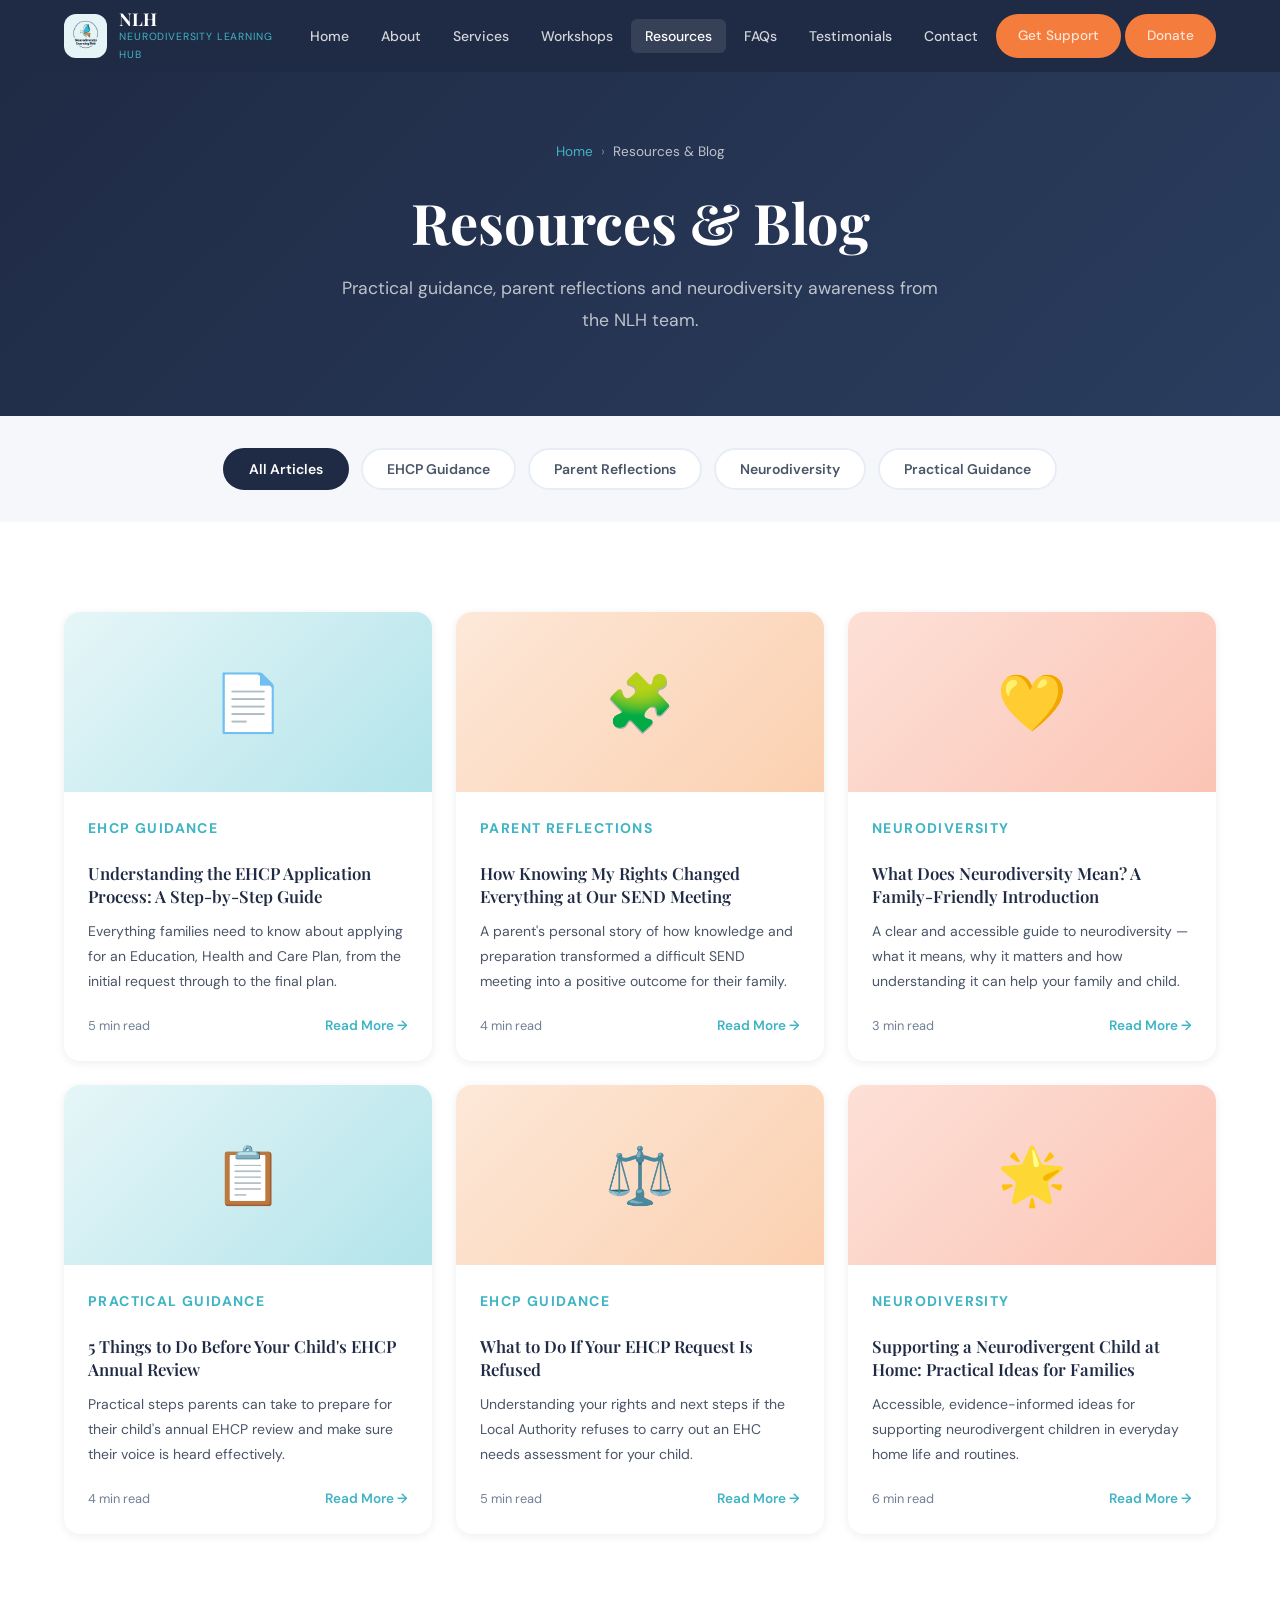
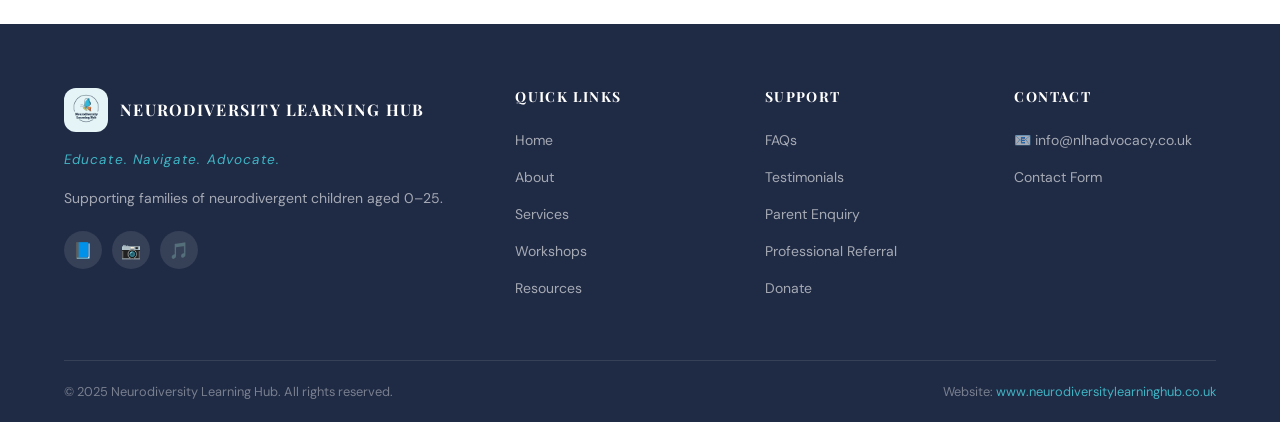
<file: blog.html>
<!DOCTYPE html>
<html lang="en">
<head>
  <meta charset="UTF-8" />
  <meta name="viewport" content="width=device-width, initial-scale=1.0" />
  <title>Resources &amp; Blog — Neurodiversity Learning Hub</title>
  <link rel="stylesheet" href="css/style.css" />
</head>
<body>

  <header class="header">
    <div class="container">
      <nav class="nav">
        <a href="index.html" class="nav-logo"><div class="nav-logo-icon"><img src="images/nlh-logo.jpeg" alt="NLH Logo"></div><div class="nav-logo-text"><span>NLH</span><span>Neurodiversity Learning Hub</span></div></a>
        <button class="nav-toggle" aria-label="Toggle menu" aria-expanded="false"><span></span><span></span><span></span></button>
        <ul class="nav-links">
          <li><a href="index.html">Home</a></li><li><a href="about.html">About</a></li><li><a href="services.html">Services</a></li><li><a href="workshops.html">Workshops</a></li><li><a href="blog.html" class="active">Resources</a></li><li><a href="faqs.html">FAQs</a></li><li><a href="testimonials.html">Testimonials</a></li><li><a href="contact.html">Contact</a></li>
          <li><a href="enquiry.html" class="btn btn-primary" style="padding:8px 20px;border-radius:50px;font-size:.85rem;">Get Support</a></li>
          <li><a href="donate.html" class="btn btn-primary" style="padding:8px 20px;border-radius:50px;font-size:.85rem;">Donate</a></li>
        </ul>
      </nav>
    </div>
  </header>

  <main>
    <section class="page-hero">
      <div class="container">
        <nav class="breadcrumb" aria-label="Breadcrumb"><a href="index.html">Home</a><span>›</span><span class="current">Resources &amp; Blog</span></nav>
        <h1>Resources &amp; Blog</h1>
        <p>Practical guidance, parent reflections and neurodiversity awareness from the NLH team.</p>
      </div>
    </section>

    <!-- Category Filter -->
    <section style="background:var(--grey-bg);padding:32px 0;">
      <div class="container">
        <div style="display:flex;gap:12px;flex-wrap:wrap;justify-content:center;" role="group" aria-label="Filter articles by category">
          <button onclick="filterBlog('all')"         class="filter-btn active" id="filter-all">All Articles</button>
          <button onclick="filterBlog('ehcp')"        class="filter-btn" id="filter-ehcp">EHCP Guidance</button>
          <button onclick="filterBlog('parent')"      class="filter-btn" id="filter-parent">Parent Reflections</button>
          <button onclick="filterBlog('neuro')"       class="filter-btn" id="filter-neuro">Neurodiversity</button>
          <button onclick="filterBlog('practical')"   class="filter-btn" id="filter-practical">Practical Guidance</button>
        </div>
      </div>
    </section>

    <style>
      .filter-btn {
        padding: 10px 24px;
        border-radius: 50px;
        border: 2px solid #e8edf5;
        background: var(--white);
        color: var(--text-mid);
        font-family: 'DM Sans', sans-serif;
        font-size: .875rem;
        font-weight: 600;
        cursor: pointer;
        transition: var(--transition);
      }
      .filter-btn:hover, .filter-btn.active {
        background: var(--navy);
        border-color: var(--navy);
        color: var(--white);
      }
      .blog-card[data-hidden="true"] { display: none; }
    </style>

    <!-- Blog Grid -->
    <section class="section-padding" style="background:var(--white);">
      <div class="container">
        <div class="blog-grid" id="blog-grid">

          <article class="blog-card fade-up delay-1" data-cat="ehcp">
            <div class="blog-img teal">📄</div>
            <div class="blog-body">
              <p class="blog-cat">EHCP Guidance</p>
              <h3>Understanding the EHCP Application Process: A Step-by-Step Guide</h3>
              <p>Everything families need to know about applying for an Education, Health and Care Plan, from the initial request through to the final plan.</p>
              <div class="blog-meta"><span>5 min read</span><a href="#" class="blog-read-more">Read More →</a></div>
            </div>
          </article>

          <article class="blog-card fade-up delay-2" data-cat="parent">
            <div class="blog-img orange">🧩</div>
            <div class="blog-body">
              <p class="blog-cat">Parent Reflections</p>
              <h3>How Knowing My Rights Changed Everything at Our SEND Meeting</h3>
              <p>A parent's personal story of how knowledge and preparation transformed a difficult SEND meeting into a positive outcome for their family.</p>
              <div class="blog-meta"><span>4 min read</span><a href="#" class="blog-read-more">Read More →</a></div>
            </div>
          </article>

          <article class="blog-card fade-up delay-3" data-cat="neuro">
            <div class="blog-img coral">💛</div>
            <div class="blog-body">
              <p class="blog-cat">Neurodiversity</p>
              <h3>What Does Neurodiversity Mean? A Family-Friendly Introduction</h3>
              <p>A clear and accessible guide to neurodiversity — what it means, why it matters and how understanding it can help your family and child.</p>
              <div class="blog-meta"><span>3 min read</span><a href="#" class="blog-read-more">Read More →</a></div>
            </div>
          </article>

          <article class="blog-card fade-up delay-1" data-cat="practical">
            <div class="blog-img teal">📋</div>
            <div class="blog-body">
              <p class="blog-cat">Practical Guidance</p>
              <h3>5 Things to Do Before Your Child's EHCP Annual Review</h3>
              <p>Practical steps parents can take to prepare for their child's annual EHCP review and make sure their voice is heard effectively.</p>
              <div class="blog-meta"><span>4 min read</span><a href="#" class="blog-read-more">Read More →</a></div>
            </div>
          </article>

          <article class="blog-card fade-up delay-2" data-cat="ehcp">
            <div class="blog-img orange">⚖️</div>
            <div class="blog-body">
              <p class="blog-cat">EHCP Guidance</p>
              <h3>What to Do If Your EHCP Request Is Refused</h3>
              <p>Understanding your rights and next steps if the Local Authority refuses to carry out an EHC needs assessment for your child.</p>
              <div class="blog-meta"><span>5 min read</span><a href="#" class="blog-read-more">Read More →</a></div>
            </div>
          </article>

          <article class="blog-card fade-up delay-3" data-cat="neuro">
            <div class="blog-img coral">🌟</div>
            <div class="blog-body">
              <p class="blog-cat">Neurodiversity</p>
              <h3>Supporting a Neurodivergent Child at Home: Practical Ideas for Families</h3>
              <p>Accessible, evidence-informed ideas for supporting neurodivergent children in everyday home life and routines.</p>
              <div class="blog-meta"><span>6 min read</span><a href="#" class="blog-read-more">Read More →</a></div>
            </div>
          </article>

        </div>
      </div>
    </section>
  </main>

  <footer class="footer">
    <div class="container">
      <div class="footer-grid">
        <div class="footer-brand"><div class="logo"><div class="nav-logo-icon"><img src="images/nlh-logo.jpeg" alt="NLH Logo"></div><div class="nav-logo-text"><span style="font-size:1rem;color:#fff;">Neurodiversity Learning Hub</span></div></div><p class="tagline">Educate. Navigate. Advocate.</p><p>Supporting families of neurodivergent children aged 0–25.</p><div class="footer-social"><a href="#" aria-label="Facebook">📘</a><a href="#" aria-label="Instagram">📷</a><a href="#" aria-label="TikTok">🎵</a></div></div>
        <div class="footer-col"><h4>Quick Links</h4><ul><li><a href="index.html">Home</a></li><li><a href="about.html">About</a></li><li><a href="services.html">Services</a></li><li><a href="workshops.html">Workshops</a></li><li><a href="blog.html">Resources</a></li></ul></div>
        <div class="footer-col"><h4>Support</h4><ul><li><a href="faqs.html">FAQs</a></li><li><a href="testimonials.html">Testimonials</a></li><li><a href="enquiry.html">Parent Enquiry</a></li><li><a href="referral.html">Professional Referral</a></li><li><a href="donate.html">Donate</a></li></ul></div>
        <div class="footer-col"><h4>Contact</h4><ul><li><a href="mailto:info@nlhadvocacy.co.uk">📧 info@nlhadvocacy.co.uk</a></li><li><a href="contact.html">Contact Form</a></li></ul></div>
      </div>
      <div class="footer-bottom"><span>© 2025 Neurodiversity Learning Hub. All rights reserved.</span><span>Website: <a href="#" style="color:var(--teal);">www.neurodiversitylearninghub.co.uk</a></span></div>
    </div>
  </footer>

  <script src="js/main.js"></script>
  <script>
    function filterBlog(cat) {
      document.querySelectorAll('.filter-btn').forEach(b => b.classList.remove('active'));
      document.getElementById('filter-' + cat).classList.add('active');
      document.querySelectorAll('#blog-grid .blog-card').forEach(card => {
        if (cat === 'all' || card.dataset.cat === cat) {
          card.removeAttribute('data-hidden');
          card.style.display = '';
        } else {
          card.style.display = 'none';
        }
      });
    }
  </script>
</body>
</html>
</file>
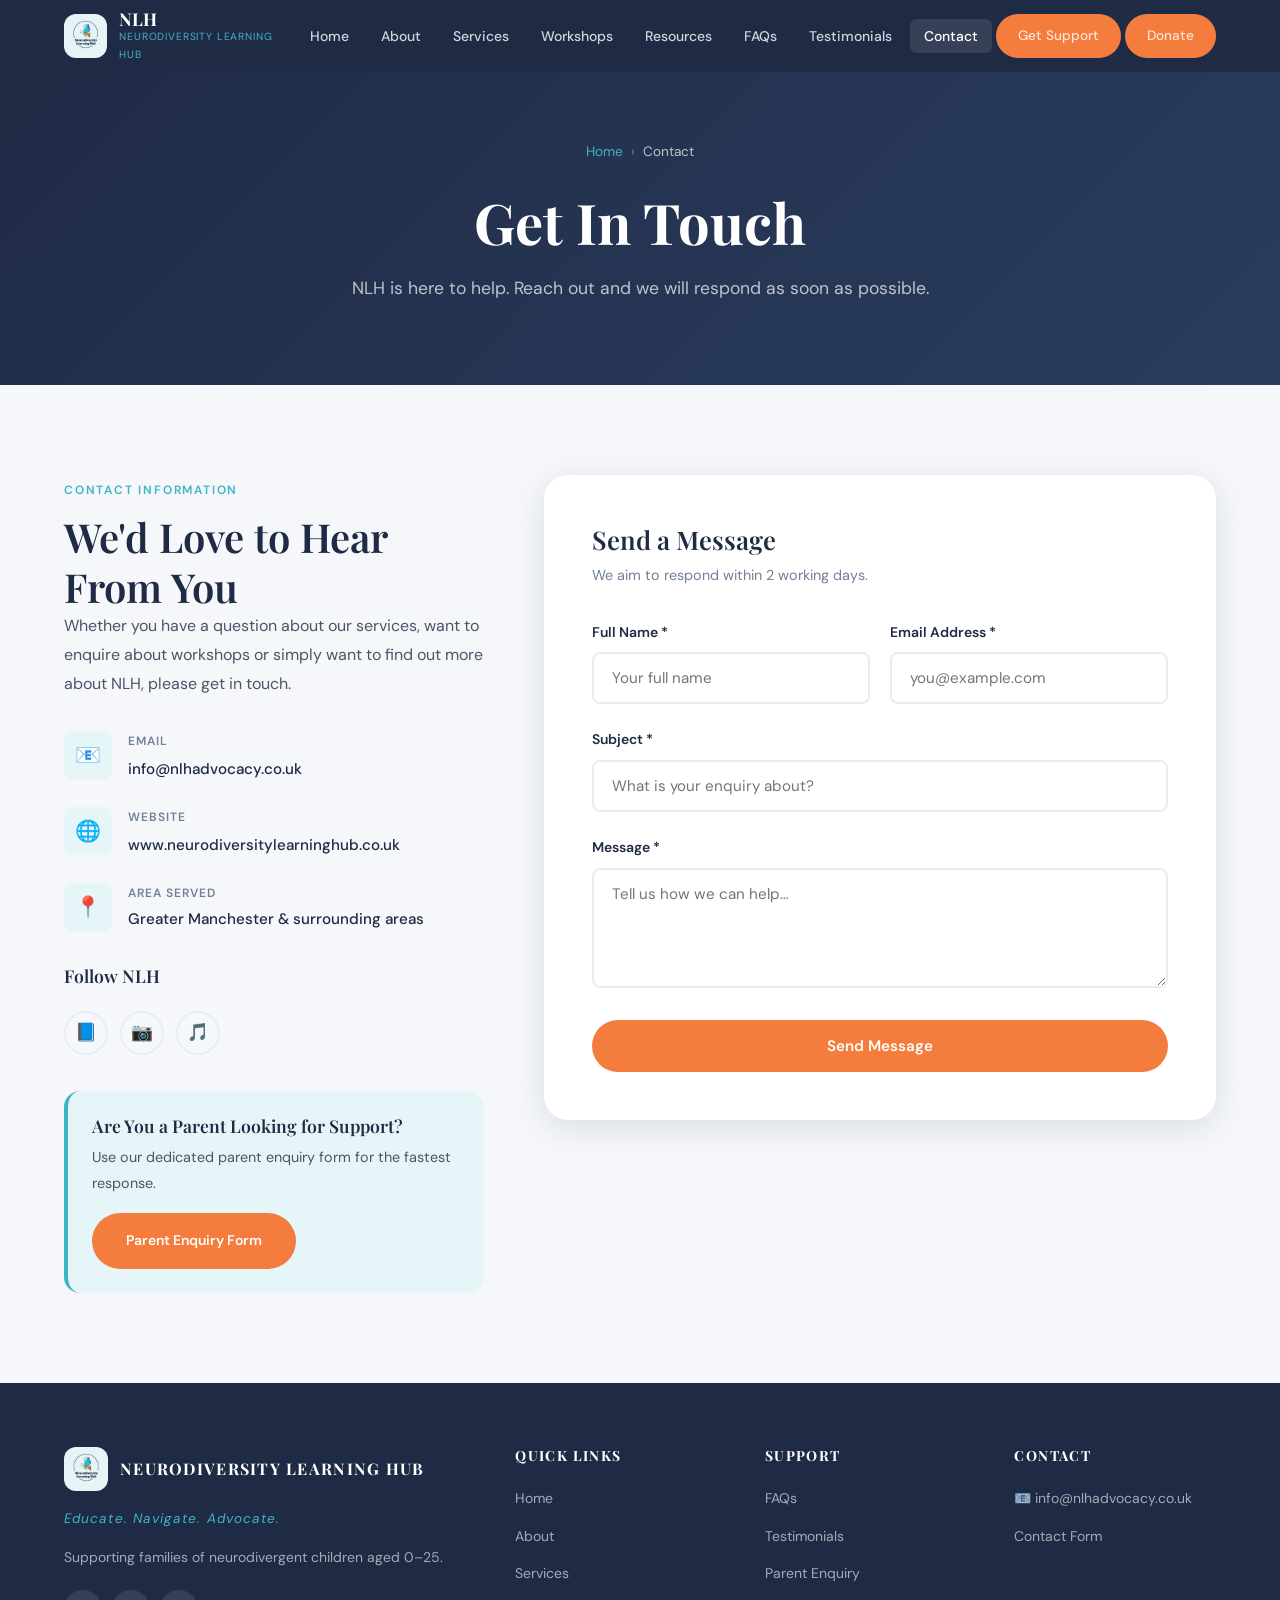
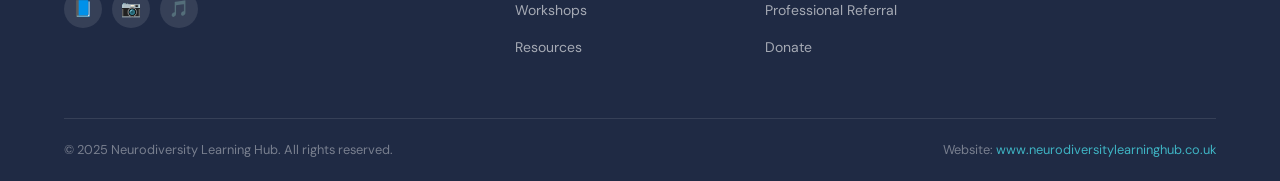
<file: contact.html>
<!DOCTYPE html>
<html lang="en">
<head>
  <meta charset="UTF-8" />
  <meta name="viewport" content="width=device-width, initial-scale=1.0" />
  <title>Contact — Neurodiversity Learning Hub</title>
  <link rel="stylesheet" href="css/style.css" />
</head>
<body>

  <header class="header">
    <div class="container">
      <nav class="nav">
        <a href="index.html" class="nav-logo"><div class="nav-logo-icon"><img src="images/nlh-logo.jpeg" alt="NLH Logo"></div><div class="nav-logo-text"><span>NLH</span><span>Neurodiversity Learning Hub</span></div></a>
        <button class="nav-toggle" aria-label="Toggle menu" aria-expanded="false"><span></span><span></span><span></span></button>
        <ul class="nav-links">
          <li><a href="index.html">Home</a></li><li><a href="about.html">About</a></li><li><a href="services.html">Services</a></li><li><a href="workshops.html">Workshops</a></li><li><a href="blog.html">Resources</a></li><li><a href="faqs.html">FAQs</a></li><li><a href="testimonials.html">Testimonials</a></li><li><a href="contact.html" class="active">Contact</a></li>
          <li><a href="enquiry.html" class="btn btn-primary" style="padding:8px 20px;border-radius:50px;font-size:.85rem;">Get Support</a></li>
          <li><a href="donate.html" class="btn btn-primary" style="padding:8px 20px;border-radius:50px;font-size:.85rem;">Donate</a></li>
        </ul>
      </nav>
    </div>
  </header>

  <main>
    <section class="page-hero">
      <div class="container">
        <nav class="breadcrumb"><a href="index.html">Home</a><span>›</span><span class="current">Contact</span></nav>
        <h1>Get In Touch</h1>
        <p>NLH is here to help. Reach out and we will respond as soon as possible.</p>
      </div>
    </section>

    <section class="contact-section section-padding">
      <div class="container">
        <div class="contact-grid">
          <div class="fade-up">
            <span class="section-label">Contact Information</span>
            <h2>We'd Love to Hear From You</h2>
            <p>Whether you have a question about our services, want to enquire about workshops or simply want to find out more about NLH, please get in touch.</p>

            <div class="contact-info-items">
              <div class="contact-info-item">
                <div class="ci-icon">📧</div>
                <div>
                  <div class="ci-label">Email</div>
                  <a href="mailto:info@nlhadvocacy.co.uk" class="ci-value">info@nlhadvocacy.co.uk</a>
                </div>
              </div>
              <div class="contact-info-item">
                <div class="ci-icon">🌐</div>
                <div>
                  <div class="ci-label">Website</div>
                  <a href="http://www.neurodiversitylearninghub.co.uk" class="ci-value">www.neurodiversitylearninghub.co.uk</a>
                </div>
              </div>
              <div class="contact-info-item">
                <div class="ci-icon">📍</div>
                <div>
                  <div class="ci-label">Area Served</div>
                  <div class="ci-value">Greater Manchester &amp; surrounding areas</div>
                </div>
              </div>
            </div>

            <h4 style="margin-bottom:16px;">Follow NLH</h4>
            <div class="social-links">
              <a href="#" class="social-link" aria-label="Facebook">📘</a>
              <a href="#" class="social-link" aria-label="Instagram">📷</a>
              <a href="#" class="social-link" aria-label="TikTok">🎵</a>
            </div>

            <div style="margin-top:36px;padding:24px;background:var(--teal-light);border-radius:var(--radius-md);border-left:4px solid var(--teal);">
              <h4 style="margin-bottom:8px;">Are You a Parent Looking for Support?</h4>
              <p style="font-size:.9rem;margin-bottom:16px;">Use our dedicated parent enquiry form for the fastest response.</p>
              <a href="enquiry.html" class="btn btn-primary" style="font-size:.875rem;">Parent Enquiry Form</a>
            </div>
          </div>

          <div class="fade-up delay-2">
            <div class="form-wrap">
              <h3 style="margin-bottom:8px;">Send a Message</h3>
              <p style="font-size:.9rem;margin-bottom:32px;color:var(--text-light);">We aim to respond within 2 working days.</p>

              <form data-form="contact" novalidate>
                <div class="form-row">
                  <div class="form-group">
                    <label for="c-name">Full Name *</label>
                    <input type="text" id="c-name" name="name" required placeholder="Your full name" />
                  </div>
                  <div class="form-group">
                    <label for="c-email">Email Address *</label>
                    <input type="email" id="c-email" name="email" required placeholder="you@example.com" />
                  </div>
                </div>
                <div class="form-group">
                  <label for="c-subject">Subject *</label>
                  <input type="text" id="c-subject" name="subject" required placeholder="What is your enquiry about?" />
                </div>
                <div class="form-group">
                  <label for="c-message">Message *</label>
                  <textarea id="c-message" name="message" required placeholder="Tell us how we can help…"></textarea>
                </div>
                <button type="submit" class="btn btn-primary" style="width:100%;justify-content:center;">Send Message</button>
              </form>
            </div>
          </div>
        </div>
      </div>
    </section>
  </main>

  <footer class="footer">
    <div class="container">
      <div class="footer-grid">
        <div class="footer-brand"><div class="logo"><div class="nav-logo-icon"><img src="images/nlh-logo.jpeg" alt="NLH Logo"></div><div class="nav-logo-text"><span style="font-size:1rem;color:#fff;">Neurodiversity Learning Hub</span></div></div><p class="tagline">Educate. Navigate. Advocate.</p><p>Supporting families of neurodivergent children aged 0–25.</p><div class="footer-social"><a href="#" aria-label="Facebook">📘</a><a href="#" aria-label="Instagram">📷</a><a href="#" aria-label="TikTok">🎵</a></div></div>
        <div class="footer-col"><h4>Quick Links</h4><ul><li><a href="index.html">Home</a></li><li><a href="about.html">About</a></li><li><a href="services.html">Services</a></li><li><a href="workshops.html">Workshops</a></li><li><a href="blog.html">Resources</a></li></ul></div>
        <div class="footer-col"><h4>Support</h4><ul><li><a href="faqs.html">FAQs</a></li><li><a href="testimonials.html">Testimonials</a></li><li><a href="enquiry.html">Parent Enquiry</a></li><li><a href="referral.html">Professional Referral</a></li><li><a href="donate.html">Donate</a></li></ul></div>
        <div class="footer-col"><h4>Contact</h4><ul><li><a href="mailto:info@nlhadvocacy.co.uk">📧 info@nlhadvocacy.co.uk</a></li><li><a href="contact.html">Contact Form</a></li></ul></div>
      </div>
      <div class="footer-bottom"><span>© 2025 Neurodiversity Learning Hub. All rights reserved.</span><span>Website: <a href="#" style="color:var(--teal);">www.neurodiversitylearninghub.co.uk</a></span></div>
    </div>
  </footer>
  <script src="js/main.js"></script>
</body>
</html>
</file>
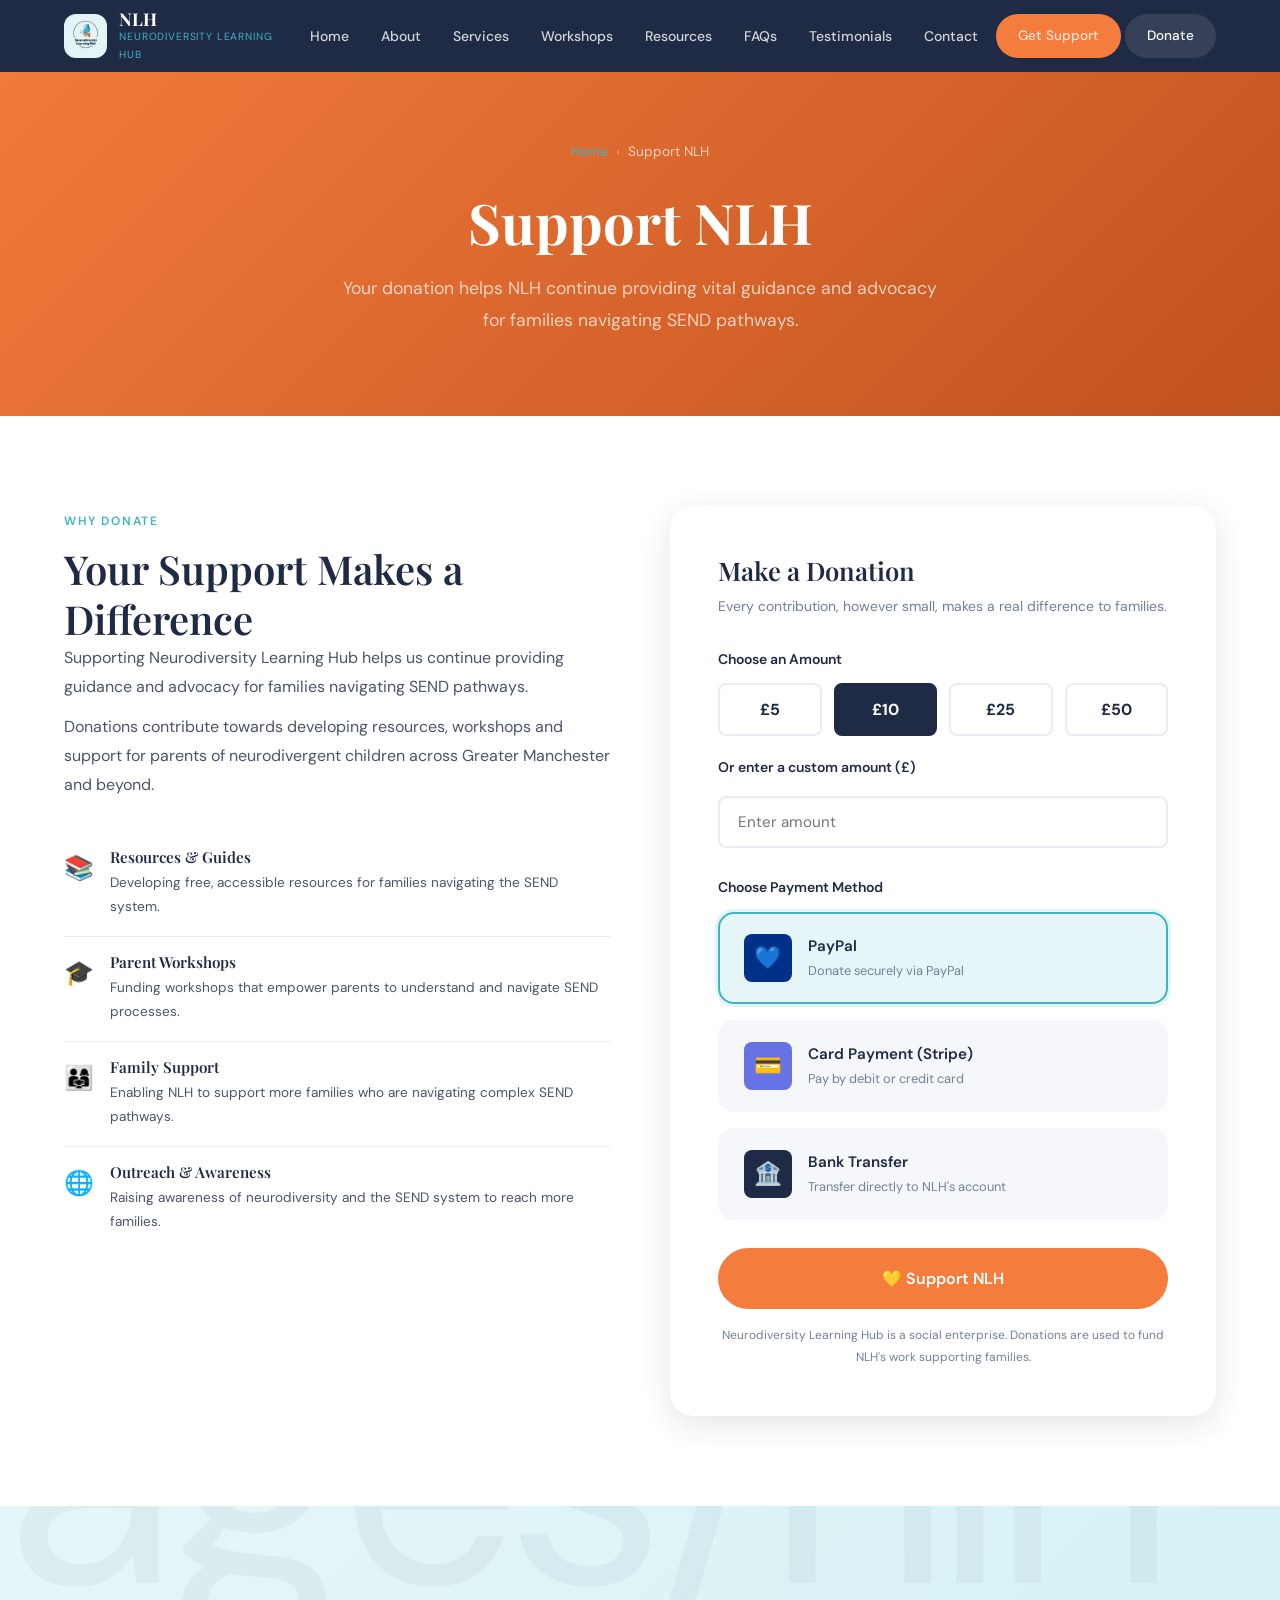
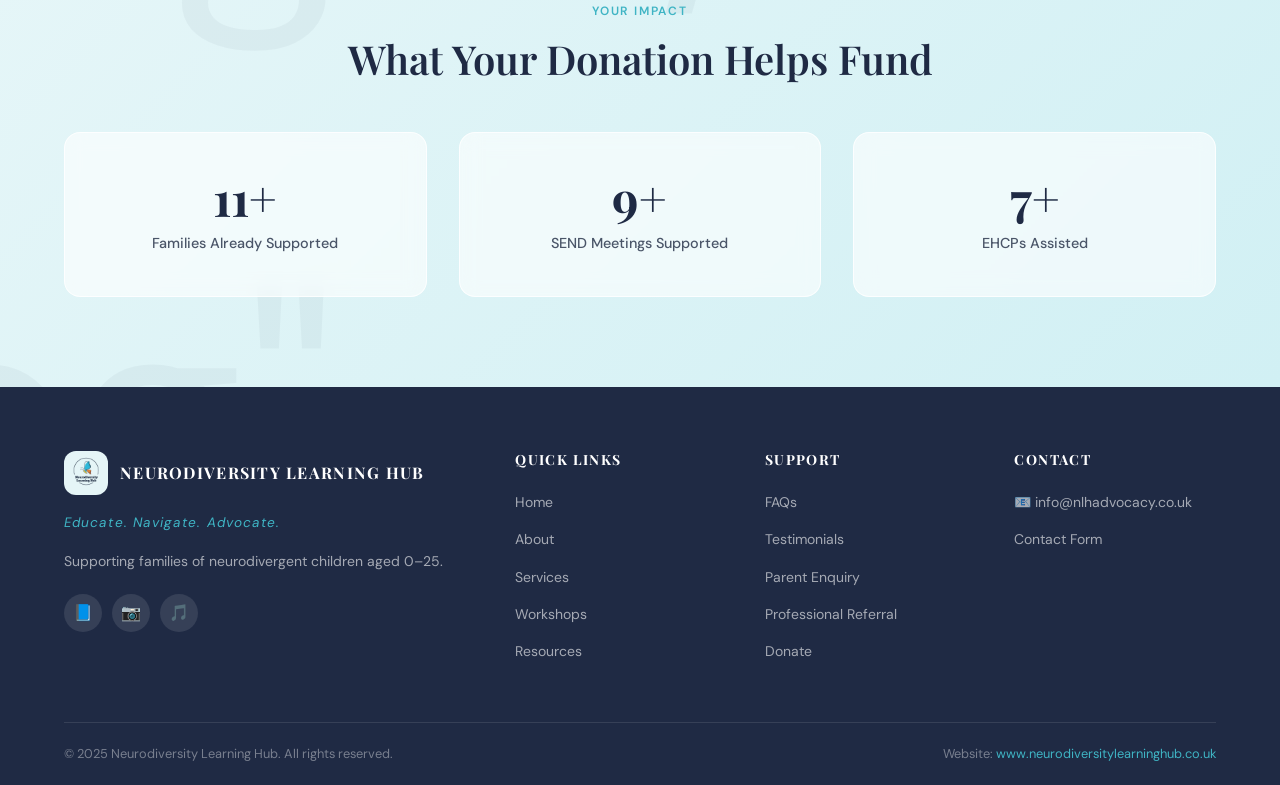
<file: donate.html>
<!DOCTYPE html>
<html lang="en">
<head>
  <meta charset="UTF-8" />
  <meta name="viewport" content="width=device-width, initial-scale=1.0" />
  <title>Support NLH — Neurodiversity Learning Hub</title>
  <link rel="stylesheet" href="css/style.css" />
  <style>
    .donate-method.selected {
      border-color: var(--teal) !important;
      background: var(--teal-light) !important;
      box-shadow: 0 0 0 3px rgba(63,180,196,.15);
    }
    .amount-grid { display:grid;grid-template-columns:repeat(4,1fr);gap:12px;margin-bottom:20px; }
    .amount-btn {
      padding:14px;border-radius:var(--radius-sm);border:2px solid #e8edf5;
      background:var(--white);font-family:'DM Sans',sans-serif;font-size:1rem;
      font-weight:700;color:var(--navy);cursor:pointer;transition:var(--transition);
    }
    .amount-btn:hover,.amount-btn.selected{background:var(--navy);border-color:var(--navy);color:#fff;}
    @media(max-width:480px){.amount-grid{grid-template-columns:repeat(2,1fr);}}
  </style>
</head>
<body>

  <header class="header">
    <div class="container">
      <nav class="nav">
        <a href="index.html" class="nav-logo"><div class="nav-logo-icon"><img src="images/nlh-logo.jpeg" alt="NLH Logo"></div><div class="nav-logo-text"><span>NLH</span><span>Neurodiversity Learning Hub</span></div></a>
        <button class="nav-toggle" aria-label="Toggle menu" aria-expanded="false"><span></span><span></span><span></span></button>
        <ul class="nav-links">
          <li><a href="index.html">Home</a></li><li><a href="about.html">About</a></li><li><a href="services.html">Services</a></li><li><a href="workshops.html">Workshops</a></li><li><a href="blog.html">Resources</a></li><li><a href="faqs.html">FAQs</a></li><li><a href="testimonials.html">Testimonials</a></li><li><a href="contact.html">Contact</a></li>
          <li><a href="enquiry.html" class="btn btn-primary" style="padding:8px 20px;border-radius:50px;font-size:.85rem;">Get Support</a></li>
          <li><a href="donate.html" class="btn btn-primary active" style="padding:8px 20px;border-radius:50px;font-size:.85rem;">Donate</a></li>
        </ul>
      </nav>
    </div>
  </header>

  <main>
    <section class="page-hero" style="background:linear-gradient(135deg,var(--orange) 0%,#c0521e 100%);">
      <div class="container">
        <nav class="breadcrumb"><a href="index.html">Home</a><span>›</span><span class="current">Support NLH</span></nav>
        <h1>Support NLH</h1>
        <p>Your donation helps NLH continue providing vital guidance and advocacy for families navigating SEND pathways.</p>
      </div>
    </section>

    <section class="donate-section section-padding">
      <div class="container">
        <div class="donate-grid">
          <div class="fade-up">
            <span class="section-label">Why Donate</span>
            <h2>Your Support Makes a Difference</h2>
            <p>Supporting Neurodiversity Learning Hub helps us continue providing guidance and advocacy for families navigating SEND pathways.</p>
            <p style="margin-top:12px;">Donations contribute towards developing resources, workshops and support for parents of neurodivergent children across Greater Manchester and beyond.</p>

            <div class="donate-uses">
              <div class="donate-use-item">
                <span class="donate-use-icon">📚</span>
                <div>
                  <h4>Resources &amp; Guides</h4>
                  <p>Developing free, accessible resources for families navigating the SEND system.</p>
                </div>
              </div>
              <div class="donate-use-item">
                <span class="donate-use-icon">🎓</span>
                <div>
                  <h4>Parent Workshops</h4>
                  <p>Funding workshops that empower parents to understand and navigate SEND processes.</p>
                </div>
              </div>
              <div class="donate-use-item">
                <span class="donate-use-icon">👨‍👩‍👧</span>
                <div>
                  <h4>Family Support</h4>
                  <p>Enabling NLH to support more families who are navigating complex SEND pathways.</p>
                </div>
              </div>
              <div class="donate-use-item">
                <span class="donate-use-icon">🌐</span>
                <div>
                  <h4>Outreach &amp; Awareness</h4>
                  <p>Raising awareness of neurodiversity and the SEND system to reach more families.</p>
                </div>
              </div>
            </div>
          </div>

          <div class="fade-up delay-2">
            <div class="form-wrap">
              <h3 style="margin-bottom:8px;">Make a Donation</h3>
              <p style="font-size:.875rem;color:var(--text-light);margin-bottom:28px;">Every contribution, however small, makes a real difference to families.</p>

              <!-- Amount selection -->
              <div style="margin-bottom:28px;">
                <label style="display:block;font-size:.875rem;font-weight:600;color:var(--navy);margin-bottom:12px;">Choose an Amount</label>
                <div class="amount-grid" role="group" aria-label="Donation amount">
                  <button class="amount-btn" onclick="selectAmount(this,'5')">£5</button>
                  <button class="amount-btn selected" onclick="selectAmount(this,'10')">£10</button>
                  <button class="amount-btn" onclick="selectAmount(this,'25')">£25</button>
                  <button class="amount-btn" onclick="selectAmount(this,'50')">£50</button>
                </div>
                <div class="form-group" style="margin-bottom:0;">
                  <label for="custom-amount">Or enter a custom amount (£)</label>
                  <input type="number" id="custom-amount" min="1" placeholder="Enter amount" style="margin-top:8px;" />
                </div>
              </div>

              <!-- Payment method -->
              <div style="margin-bottom:28px;">
                <label style="display:block;font-size:.875rem;font-weight:600;color:var(--navy);margin-bottom:12px;">Choose Payment Method</label>
                <div class="donate-methods">
                  <div class="donate-method selected" tabindex="0" role="button" aria-pressed="true">
                    <div class="method-icon paypal">💙</div>
                    <div>
                      <div class="method-name">PayPal</div>
                      <div class="method-desc">Donate securely via PayPal</div>
                    </div>
                  </div>
                  <div class="donate-method" tabindex="0" role="button" aria-pressed="false">
                    <div class="method-icon stripe">💳</div>
                    <div>
                      <div class="method-name">Card Payment (Stripe)</div>
                      <div class="method-desc">Pay by debit or credit card</div>
                    </div>
                  </div>
                  <div class="donate-method" tabindex="0" role="button" aria-pressed="false">
                    <div class="method-icon bank">🏦</div>
                    <div>
                      <div class="method-name">Bank Transfer</div>
                      <div class="method-desc">Transfer directly to NLH's account</div>
                    </div>
                  </div>
                </div>
              </div>

              <div id="bank-details" style="display:none;background:var(--grey-bg);border-radius:var(--radius-sm);padding:20px;margin-bottom:24px;border-left:4px solid var(--navy);">
                <h4 style="margin-bottom:12px;">Bank Transfer Details</h4>
                <p style="font-size:.875rem;color:var(--text-mid);">Please use the following details and use your name as the payment reference:</p>
                <p style="font-size:.875rem;margin-top:12px;"><strong>Account Name:</strong> Neurodiversity Learning Hub<br>
                <strong>Reference:</strong> Your name + Donation<br>
                <strong>Further details:</strong> Contact us at <a href="mailto:info@nlhadvocacy.co.uk" style="color:var(--teal);">info@nlhadvocacy.co.uk</a></p>
              </div>

              <button class="btn btn-primary" style="width:100%;justify-content:center;padding:18px;font-size:1rem;" onclick="handleDonate()">
                💛 Support NLH
              </button>

              <p style="font-size:.75rem;color:var(--text-light);text-align:center;margin-top:16px;">
                Neurodiversity Learning Hub is a social enterprise. Donations are used to fund NLH's work supporting families.
              </p>
            </div>
          </div>
        </div>
      </div>
    </section>

    <!-- Impact reminder -->
    <section class="impact-section section-padding">
      <div class="container">
        <div class="text-center fade-up" style="margin-bottom:48px;">
          <span class="section-label">Your Impact</span>
          <h2>What Your Donation Helps Fund</h2>
        </div>
        <div class="impact-grid">
          <div class="impact-card fade-up delay-1">
            <span class="impact-num" data-target="25" data-suffix="+">25+</span>
            <span class="impact-label">Families Already Supported</span>
          </div>
          <div class="impact-card fade-up delay-2">
            <span class="impact-num" data-target="20" data-suffix="+">20+</span>
            <span class="impact-label">SEND Meetings Supported</span>
          </div>
          <div class="impact-card fade-up delay-3">
            <span class="impact-num" data-target="15" data-suffix="+">15+</span>
            <span class="impact-label">EHCPs Assisted</span>
          </div>
        </div>
      </div>
    </section>
  </main>

  <footer class="footer">
    <div class="container">
      <div class="footer-grid">
        <div class="footer-brand"><div class="logo"><div class="nav-logo-icon"><img src="images/nlh-logo.jpeg" alt="NLH Logo"></div><div class="nav-logo-text"><span style="font-size:1rem;color:#fff;">Neurodiversity Learning Hub</span></div></div><p class="tagline">Educate. Navigate. Advocate.</p><p>Supporting families of neurodivergent children aged 0–25.</p><div class="footer-social"><a href="#" aria-label="Facebook">📘</a><a href="#" aria-label="Instagram">📷</a><a href="#" aria-label="TikTok">🎵</a></div></div>
        <div class="footer-col"><h4>Quick Links</h4><ul><li><a href="index.html">Home</a></li><li><a href="about.html">About</a></li><li><a href="services.html">Services</a></li><li><a href="workshops.html">Workshops</a></li><li><a href="blog.html">Resources</a></li></ul></div>
        <div class="footer-col"><h4>Support</h4><ul><li><a href="faqs.html">FAQs</a></li><li><a href="testimonials.html">Testimonials</a></li><li><a href="enquiry.html">Parent Enquiry</a></li><li><a href="referral.html">Professional Referral</a></li><li><a href="donate.html">Donate</a></li></ul></div>
        <div class="footer-col"><h4>Contact</h4><ul><li><a href="mailto:info@nlhadvocacy.co.uk">📧 info@nlhadvocacy.co.uk</a></li><li><a href="contact.html">Contact Form</a></li></ul></div>
      </div>
      <div class="footer-bottom"><span>© 2025 Neurodiversity Learning Hub. All rights reserved.</span><span>Website: <a href="#" style="color:var(--teal);">www.neurodiversitylearninghub.co.uk</a></span></div>
    </div>
  </footer>

  <script src="js/main.js"></script>
  <script>
    function selectAmount(btn, amount) {
      document.querySelectorAll('.amount-btn').forEach(b => b.classList.remove('selected'));
      btn.classList.add('selected');
      document.getElementById('custom-amount').value = '';
    }

    // Show bank details when bank transfer selected
    document.querySelectorAll('.donate-method').forEach((m, i) => {
      m.addEventListener('click', () => {
        document.getElementById('bank-details').style.display = (i === 2) ? 'block' : 'none';
      });
    });

    function handleDonate() {
      const btn = event.target;
      btn.textContent = 'Redirecting…';
      btn.disabled = true;
      setTimeout(() => {
        alert('Thank you for your support! Payment integration to be configured by the developer.');
        btn.textContent = '💛 Support NLH';
        btn.disabled = false;
      }, 800);
    }
  </script>
</body>
</html>
</file>
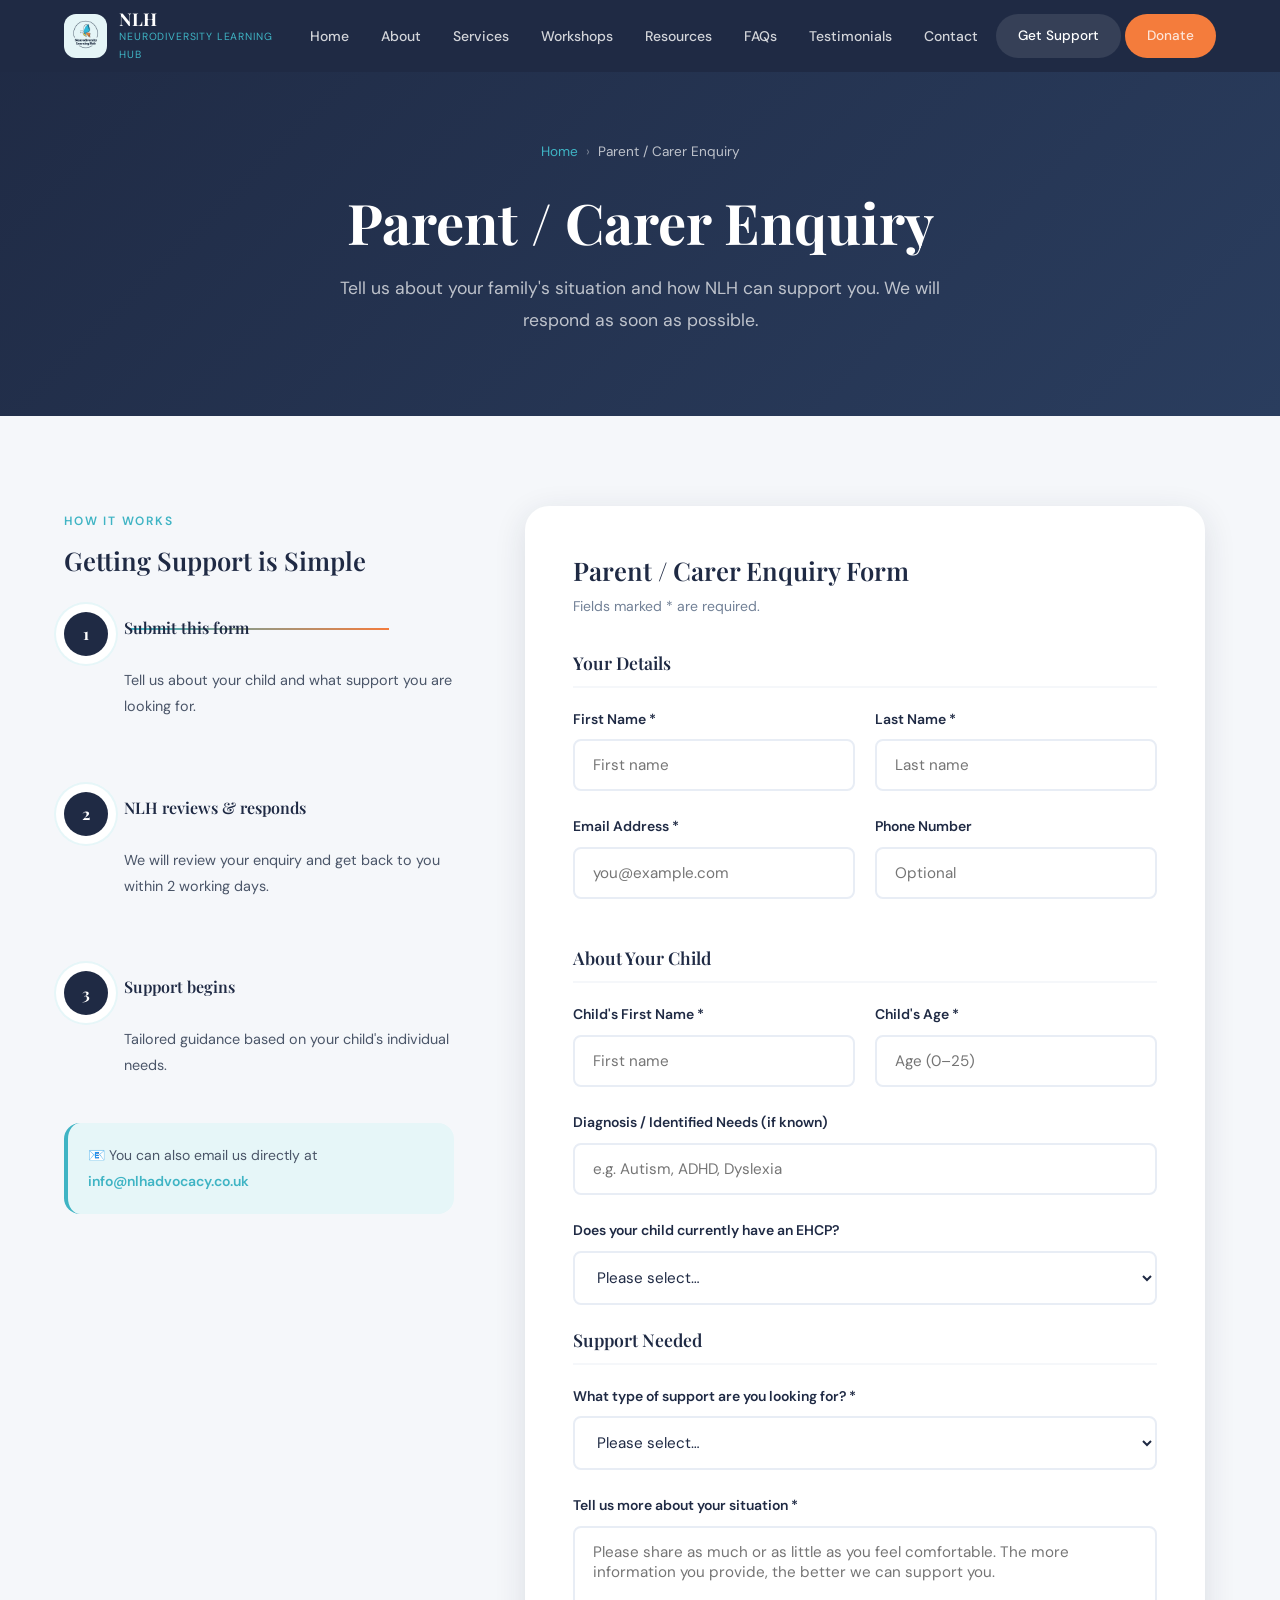
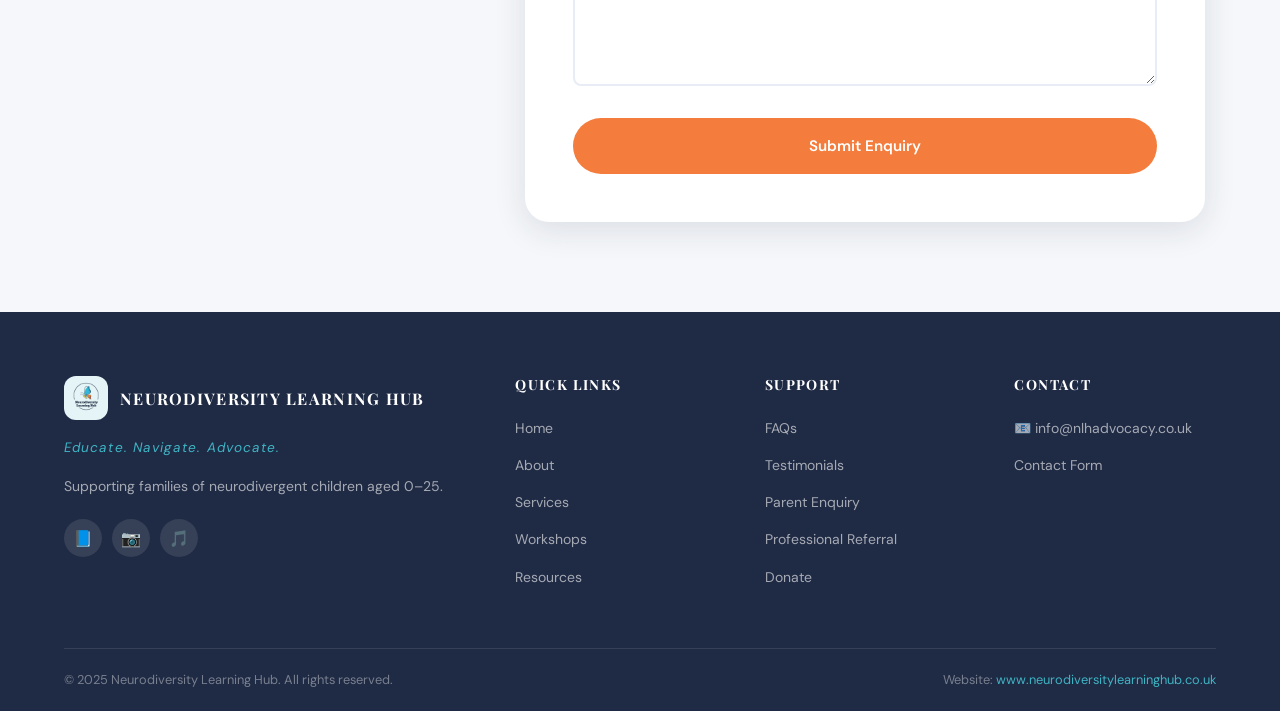
<file: enquiry.html>
<!DOCTYPE html>
<html lang="en">
<head>
  <meta charset="UTF-8" />
  <meta name="viewport" content="width=device-width, initial-scale=1.0" />
  <title>Parent / Carer Enquiry — Neurodiversity Learning Hub</title>
  <link rel="stylesheet" href="css/style.css" />
</head>
<body>

  <header class="header">
    <div class="container">
      <nav class="nav">
        <a href="index.html" class="nav-logo"><div class="nav-logo-icon"><img src="images/nlh-logo.jpeg" alt="NLH Logo"></div><div class="nav-logo-text"><span>NLH</span><span>Neurodiversity Learning Hub</span></div></a>
        <button class="nav-toggle" aria-label="Toggle menu" aria-expanded="false"><span></span><span></span><span></span></button>
        <ul class="nav-links">
          <li><a href="index.html">Home</a></li><li><a href="about.html">About</a></li><li><a href="services.html">Services</a></li><li><a href="workshops.html">Workshops</a></li><li><a href="blog.html">Resources</a></li><li><a href="faqs.html">FAQs</a></li><li><a href="testimonials.html">Testimonials</a></li><li><a href="contact.html">Contact</a></li>
          <li><a href="enquiry.html" class="btn btn-primary" style="padding:8px 20px;border-radius:50px;font-size:.85rem;">Get Support</a></li>
          <li><a href="donate.html" class="btn btn-primary" style="padding:8px 20px;border-radius:50px;font-size:.85rem;">Donate</a></li>
        </ul>
      </nav>
    </div>
  </header>

  <main>
    <section class="page-hero">
      <div class="container">
        <nav class="breadcrumb"><a href="index.html">Home</a><span>›</span><span class="current">Parent / Carer Enquiry</span></nav>
        <h1>Parent / Carer Enquiry</h1>
        <p>Tell us about your family's situation and how NLH can support you. We will respond as soon as possible.</p>
      </div>
    </section>

    <section class="form-section section-padding">
      <div class="container">
        <div style="display:grid;grid-template-columns:1fr 1.8fr;gap:60px;align-items:start;" class="enquiry-grid">

          <div class="fade-up">
            <span class="section-label">How It Works</span>
            <h2 style="font-size:1.6rem;margin-bottom:16px;">Getting Support is Simple</h2>

            <div class="steps-grid" style="grid-template-columns:1fr;margin-top:0;">
              <div class="step-card" style="padding:20px 0;text-align:left;">
                <div style="display:flex;align-items:center;gap:16px;margin-bottom:12px;">
                  <div class="step-num" style="width:44px;height:44px;font-size:1rem;flex-shrink:0;margin:0;">1</div>
                  <h3 style="font-size:1rem;">Submit this form</h3>
                </div>
                <p style="font-size:.9rem;padding-left:60px;">Tell us about your child and what support you are looking for.</p>
              </div>
              <div class="step-card" style="padding:20px 0;text-align:left;">
                <div style="display:flex;align-items:center;gap:16px;margin-bottom:12px;">
                  <div class="step-num" style="width:44px;height:44px;font-size:1rem;flex-shrink:0;margin:0;">2</div>
                  <h3 style="font-size:1rem;">NLH reviews &amp; responds</h3>
                </div>
                <p style="font-size:.9rem;padding-left:60px;">We will review your enquiry and get back to you within 2 working days.</p>
              </div>
              <div class="step-card" style="padding:20px 0;text-align:left;">
                <div style="display:flex;align-items:center;gap:16px;margin-bottom:12px;">
                  <div class="step-num" style="width:44px;height:44px;font-size:1rem;flex-shrink:0;margin:0;">3</div>
                  <h3 style="font-size:1rem;">Support begins</h3>
                </div>
                <p style="font-size:.9rem;padding-left:60px;">Tailored guidance based on your child's individual needs.</p>
              </div>
            </div>

            <div style="padding:20px;background:var(--teal-light);border-radius:var(--radius-md);border-left:4px solid var(--teal);margin-top:24px;">
              <p style="font-size:.875rem;color:var(--text-mid);">📧 You can also email us directly at <a href="mailto:info@nlhadvocacy.co.uk" style="color:var(--teal);font-weight:600;">info@nlhadvocacy.co.uk</a></p>
            </div>
          </div>

          <div class="fade-up delay-2">
            <div class="form-wrap">
              <h3 style="margin-bottom:8px;">Parent / Carer Enquiry Form</h3>
              <p style="font-size:.875rem;color:var(--text-light);margin-bottom:32px;">Fields marked * are required.</p>

              <form data-form="enquiry" novalidate>
                <h4 style="margin-bottom:20px;padding-bottom:12px;border-bottom:2px solid var(--grey-bg);">Your Details</h4>
                <div class="form-row">
                  <div class="form-group">
                    <label for="e-fname">First Name *</label>
                    <input type="text" id="e-fname" required placeholder="First name" />
                  </div>
                  <div class="form-group">
                    <label for="e-lname">Last Name *</label>
                    <input type="text" id="e-lname" required placeholder="Last name" />
                  </div>
                </div>
                <div class="form-row">
                  <div class="form-group">
                    <label for="e-email">Email Address *</label>
                    <input type="email" id="e-email" required placeholder="you@example.com" />
                  </div>
                  <div class="form-group">
                    <label for="e-phone">Phone Number</label>
                    <input type="tel" id="e-phone" placeholder="Optional" />
                  </div>
                </div>

                <h4 style="margin:24px 0 20px;padding-bottom:12px;border-bottom:2px solid var(--grey-bg);">About Your Child</h4>
                <div class="form-row">
                  <div class="form-group">
                    <label for="e-child-name">Child's First Name *</label>
                    <input type="text" id="e-child-name" required placeholder="First name" />
                  </div>
                  <div class="form-group">
                    <label for="e-child-age">Child's Age *</label>
                    <input type="number" id="e-child-age" required min="0" max="25" placeholder="Age (0–25)" />
                  </div>
                </div>
                <div class="form-group">
                  <label for="e-diagnosis">Diagnosis / Identified Needs (if known)</label>
                  <input type="text" id="e-diagnosis" placeholder="e.g. Autism, ADHD, Dyslexia" />
                </div>
                <div class="form-group">
                  <label for="e-ehcp">Does your child currently have an EHCP?</label>
                  <select id="e-ehcp">
                    <option value="">Please select…</option>
                    <option>Yes — currently in place</option>
                    <option>In progress — assessment requested</option>
                    <option>No — considering applying</option>
                    <option>Not sure</option>
                  </select>
                </div>

                <h4 style="margin:24px 0 20px;padding-bottom:12px;border-bottom:2px solid var(--grey-bg);">Support Needed</h4>
                <div class="form-group">
                  <label for="e-support">What type of support are you looking for? *</label>
                  <select id="e-support" required>
                    <option value="">Please select…</option>
                    <option>EHCP guidance and application support</option>
                    <option>EHCP amendment or annual review support</option>
                    <option>SEND meeting preparation</option>
                    <option>General SEND advice and guidance</option>
                    <option>Parent advocacy support</option>
                    <option>Workshop / training information</option>
                    <option>Other — please describe below</option>
                  </select>
                </div>
                <div class="form-group">
                  <label for="e-details">Tell us more about your situation *</label>
                  <textarea id="e-details" required placeholder="Please share as much or as little as you feel comfortable. The more information you provide, the better we can support you." style="min-height:160px;"></textarea>
                </div>

                <button type="submit" class="btn btn-primary" style="width:100%;justify-content:center;padding:16px;">Submit Enquiry</button>
              </form>
            </div>
          </div>
        </div>
      </div>
    </section>
  </main>

  <footer class="footer">
    <div class="container">
      <div class="footer-grid">
        <div class="footer-brand"><div class="logo"><div class="nav-logo-icon"><img src="images/nlh-logo.jpeg" alt="NLH Logo"></div><div class="nav-logo-text"><span style="font-size:1rem;color:#fff;">Neurodiversity Learning Hub</span></div></div><p class="tagline">Educate. Navigate. Advocate.</p><p>Supporting families of neurodivergent children aged 0–25.</p><div class="footer-social"><a href="#" aria-label="Facebook">📘</a><a href="#" aria-label="Instagram">📷</a><a href="#" aria-label="TikTok">🎵</a></div></div>
        <div class="footer-col"><h4>Quick Links</h4><ul><li><a href="index.html">Home</a></li><li><a href="about.html">About</a></li><li><a href="services.html">Services</a></li><li><a href="workshops.html">Workshops</a></li><li><a href="blog.html">Resources</a></li></ul></div>
        <div class="footer-col"><h4>Support</h4><ul><li><a href="faqs.html">FAQs</a></li><li><a href="testimonials.html">Testimonials</a></li><li><a href="enquiry.html">Parent Enquiry</a></li><li><a href="referral.html">Professional Referral</a></li><li><a href="donate.html">Donate</a></li></ul></div>
        <div class="footer-col"><h4>Contact</h4><ul><li><a href="mailto:info@nlhadvocacy.co.uk">📧 info@nlhadvocacy.co.uk</a></li><li><a href="contact.html">Contact Form</a></li></ul></div>
      </div>
      <div class="footer-bottom"><span>© 2025 Neurodiversity Learning Hub. All rights reserved.</span><span>Website: <a href="#" style="color:var(--teal);">www.neurodiversitylearninghub.co.uk</a></span></div>
    </div>
  </footer>
  <script src="js/main.js"></script>
</body>
</html>
</file>
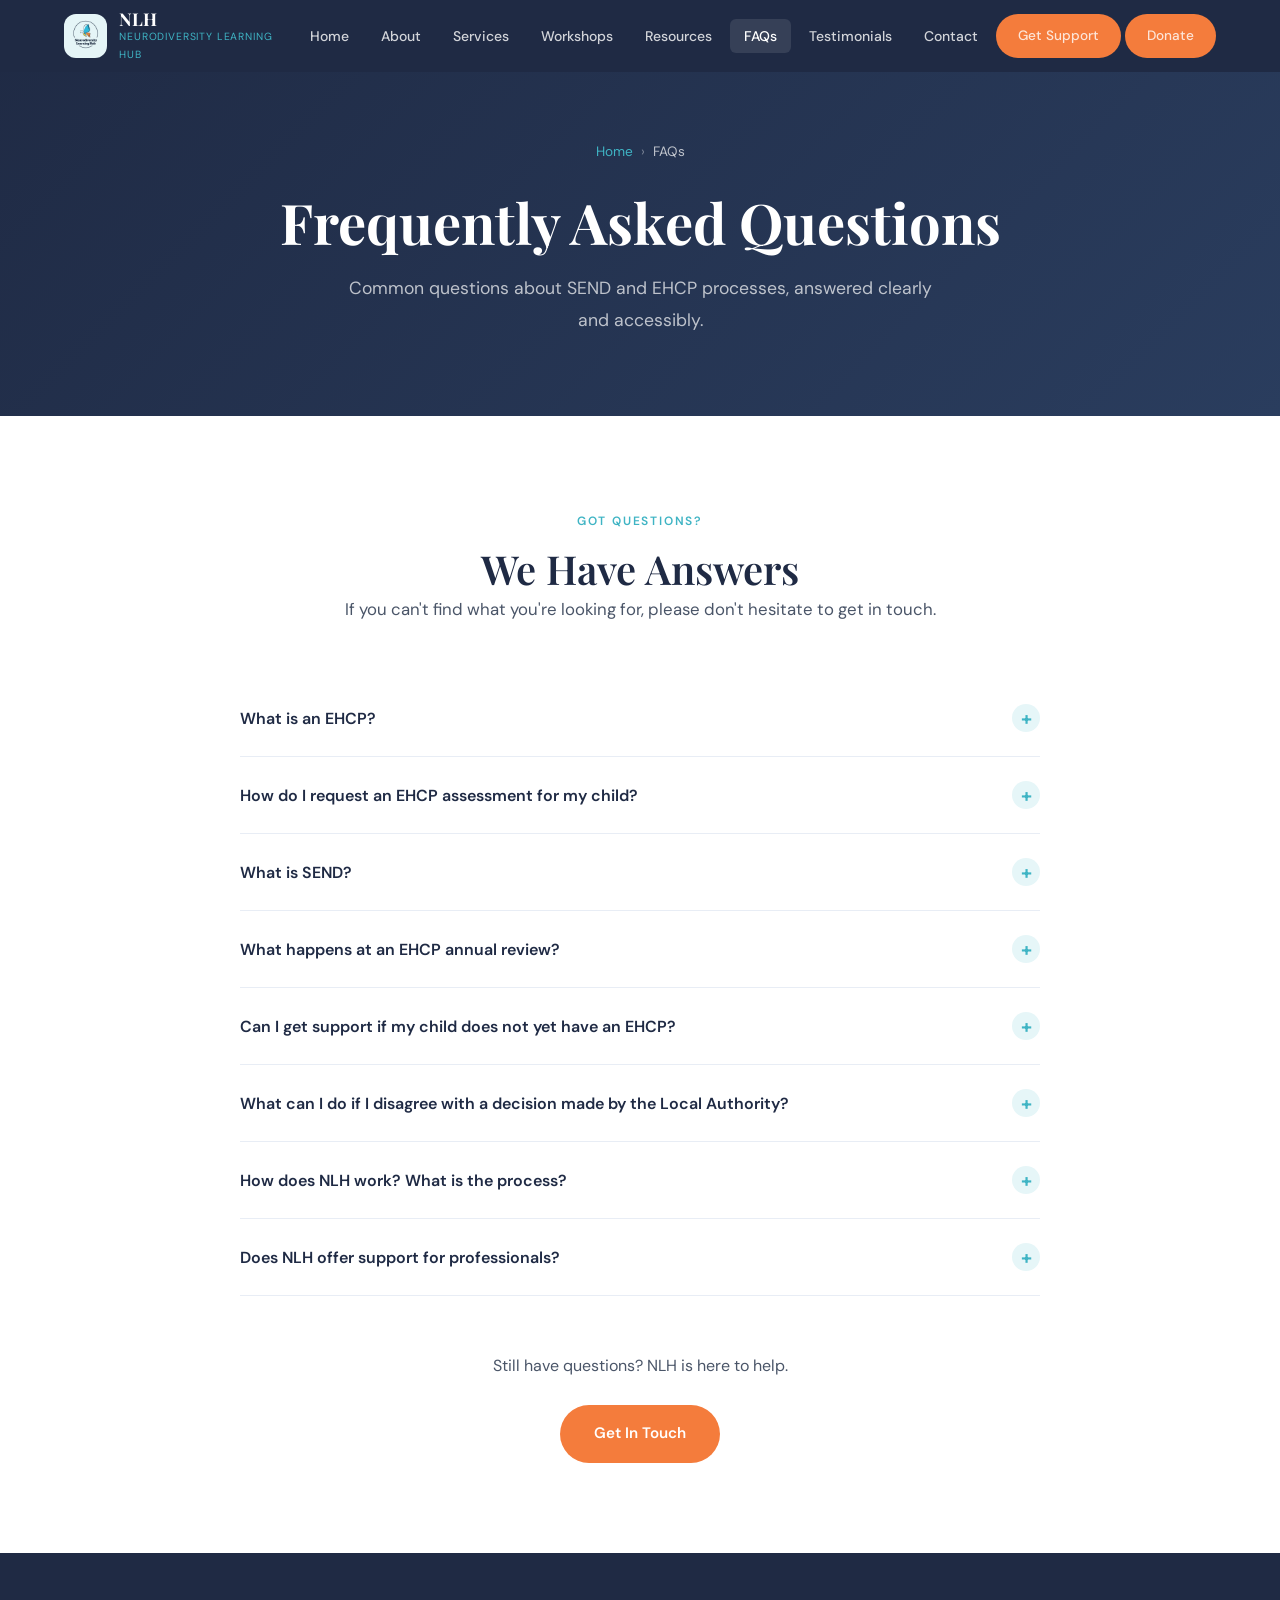
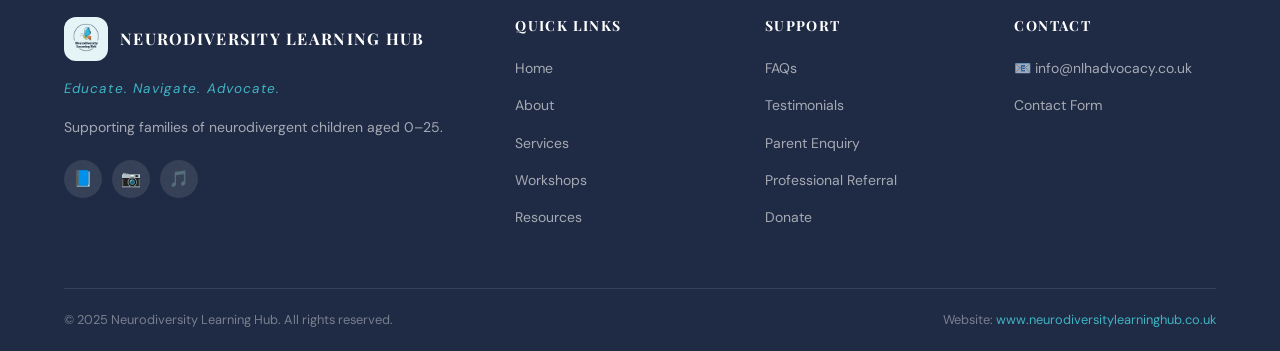
<file: faqs.html>
<!DOCTYPE html>
<html lang="en">
<head>
  <meta charset="UTF-8" />
  <meta name="viewport" content="width=device-width, initial-scale=1.0" />
  <title>FAQs — Neurodiversity Learning Hub</title>
  <link rel="stylesheet" href="css/style.css" />
</head>
<body>

  <header class="header">
    <div class="container">
      <nav class="nav">
        <a href="index.html" class="nav-logo"><div class="nav-logo-icon"><img src="images/nlh-logo.jpeg" alt="NLH Logo"></div><div class="nav-logo-text"><span>NLH</span><span>Neurodiversity Learning Hub</span></div></a>
        <button class="nav-toggle" aria-label="Toggle menu" aria-expanded="false"><span></span><span></span><span></span></button>
        <ul class="nav-links">
          <li><a href="index.html">Home</a></li><li><a href="about.html">About</a></li><li><a href="services.html">Services</a></li><li><a href="workshops.html">Workshops</a></li><li><a href="blog.html">Resources</a></li><li><a href="faqs.html" class="active">FAQs</a></li><li><a href="testimonials.html">Testimonials</a></li><li><a href="contact.html">Contact</a></li>
          <li><a href="enquiry.html" class="btn btn-primary" style="padding:8px 20px;border-radius:50px;font-size:.85rem;">Get Support</a></li>
          <li><a href="donate.html" class="btn btn-primary" style="padding:8px 20px;border-radius:50px;font-size:.85rem;">Donate</a></li>
        </ul>
      </nav>
    </div>
  </header>

  <main>
    <section class="page-hero">
      <div class="container">
        <nav class="breadcrumb" aria-label="Breadcrumb"><a href="index.html">Home</a><span>›</span><span class="current">FAQs</span></nav>
        <h1>Frequently Asked Questions</h1>
        <p>Common questions about SEND and EHCP processes, answered clearly and accessibly.</p>
      </div>
    </section>

    <section class="faq-section section-padding">
      <div class="container">
        <div class="text-center fade-up" style="margin-bottom:56px;">
          <span class="section-label">Got Questions?</span>
          <h2>We Have Answers</h2>
          <p class="section-desc">If you can't find what you're looking for, please don't hesitate to get in touch.</p>
        </div>

        <div class="faq-list fade-up" role="list">

          <div class="faq-item" role="listitem">
            <button class="faq-q" aria-expanded="false">
              What is an EHCP?
              <span class="faq-icon" aria-hidden="true">+</span>
            </button>
            <div class="faq-a" aria-hidden="true">
              <p>An EHCP (Education, Health and Care Plan) is a legally binding document for children and young people aged 0–25 who have special educational needs and/or disabilities. It describes a child's needs and the support that must be put in place to help them. An EHCP is issued by the Local Authority following an EHC needs assessment.</p>
            </div>
          </div>

          <div class="faq-item">
            <button class="faq-q" aria-expanded="false">
              How do I request an EHCP assessment for my child?
              <span class="faq-icon" aria-hidden="true">+</span>
            </button>
            <div class="faq-a">
              <p>You can request an EHC needs assessment from your Local Authority in writing. You will need to explain why you believe your child needs an assessment and provide evidence of their needs. NLH can help you understand how to write this request effectively and what evidence to include. The Local Authority has 6 weeks from receiving your request to decide whether to carry out an assessment.</p>
            </div>
          </div>

          <div class="faq-item">
            <button class="faq-q" aria-expanded="false">
              What is SEND?
              <span class="faq-icon" aria-hidden="true">+</span>
            </button>
            <div class="faq-a">
              <p>SEND stands for Special Educational Needs and Disabilities. A child has SEND if they have a learning difficulty or disability that makes it harder for them to learn than most children of the same age. This includes neurodevelopmental conditions such as autism, ADHD, dyslexia, dyspraxia, and many others. The SEND system in England sets out the support that children and families are entitled to.</p>
            </div>
          </div>

          <div class="faq-item">
            <button class="faq-q" aria-expanded="false">
              What happens at an EHCP annual review?
              <span class="faq-icon" aria-hidden="true">+</span>
            </button>
            <div class="faq-a">
              <p>An EHCP must be reviewed at least once a year through an annual review meeting. At this meeting, the school, family and relevant professionals discuss whether the EHCP still reflects your child's needs and whether the support in place is working. Following the review, the Local Authority will decide whether to keep the plan as it is, amend it or cease it. NLH can help you prepare for this meeting and ensure your views are properly represented.</p>
            </div>
          </div>

          <div class="faq-item">
            <button class="faq-q" aria-expanded="false">
              Can I get support if my child does not yet have an EHCP?
              <span class="faq-icon" aria-hidden="true">+</span>
            </button>
            <div class="faq-a">
              <p>Yes. NLH supports families at all stages — whether your child has an EHCP, you are in the process of applying for one, or you are simply trying to understand what support your child might be entitled to. We can help you understand the SEND system regardless of where you are in the process.</p>
            </div>
          </div>

          <div class="faq-item">
            <button class="faq-q" aria-expanded="false">
              What can I do if I disagree with a decision made by the Local Authority?
              <span class="faq-icon" aria-hidden="true">+</span>
            </button>
            <div class="faq-a">
              <p>If you disagree with a decision made by your Local Authority — for example, a refusal to assess your child for an EHCP, or the contents of a final EHCP — you have the right to appeal to the SEND Tribunal. Before reaching that point, there are also processes for mediation and resolving disagreements. NLH can help you understand your options and what steps to take.</p>
            </div>
          </div>

          <div class="faq-item">
            <button class="faq-q" aria-expanded="false">
              How does NLH work? What is the process?
              <span class="faq-icon" aria-hidden="true">+</span>
            </button>
            <div class="faq-a">
              <p>Getting support from NLH is straightforward. Simply complete a parent enquiry form and tell us about your family's situation and what support you are looking for. NLH will review your enquiry and respond with information about how we can help. Guidance and support is then tailored to your child's individual needs and your family's specific circumstances.</p>
            </div>
          </div>

          <div class="faq-item">
            <button class="faq-q" aria-expanded="false">
              Does NLH offer support for professionals?
              <span class="faq-icon" aria-hidden="true">+</span>
            </button>
            <div class="faq-a">
              <p>Yes. NLH offers specialist training and workshops for professionals working with neurodivergent children and families. This includes neurodiversity awareness training, understanding parent perspectives and improving collaboration with SEND families. Professionals can also make referrals through NLH's professional referral form.</p>
            </div>
          </div>

        </div>

        <div class="text-center" style="margin-top:56px;">
          <p style="font-size:1rem;color:var(--text-mid);margin-bottom:24px;">Still have questions? NLH is here to help.</p>
          <a href="contact.html" class="btn btn-primary">Get In Touch</a>
        </div>
      </div>
    </section>
  </main>

  <footer class="footer">
    <div class="container">
      <div class="footer-grid">
        <div class="footer-brand"><div class="logo"><div class="nav-logo-icon"><img src="images/nlh-logo.jpeg" alt="NLH Logo"></div><div class="nav-logo-text"><span style="font-size:1rem;color:#fff;">Neurodiversity Learning Hub</span></div></div><p class="tagline">Educate. Navigate. Advocate.</p><p>Supporting families of neurodivergent children aged 0–25.</p><div class="footer-social"><a href="#" aria-label="Facebook">📘</a><a href="#" aria-label="Instagram">📷</a><a href="#" aria-label="TikTok">🎵</a></div></div>
        <div class="footer-col"><h4>Quick Links</h4><ul><li><a href="index.html">Home</a></li><li><a href="about.html">About</a></li><li><a href="services.html">Services</a></li><li><a href="workshops.html">Workshops</a></li><li><a href="blog.html">Resources</a></li></ul></div>
        <div class="footer-col"><h4>Support</h4><ul><li><a href="faqs.html">FAQs</a></li><li><a href="testimonials.html">Testimonials</a></li><li><a href="enquiry.html">Parent Enquiry</a></li><li><a href="referral.html">Professional Referral</a></li><li><a href="donate.html">Donate</a></li></ul></div>
        <div class="footer-col"><h4>Contact</h4><ul><li><a href="mailto:info@nlhadvocacy.co.uk">📧 info@nlhadvocacy.co.uk</a></li><li><a href="contact.html">Contact Form</a></li></ul></div>
      </div>
      <div class="footer-bottom"><span>© 2025 Neurodiversity Learning Hub. All rights reserved.</span><span>Website: <a href="#" style="color:var(--teal);">www.neurodiversitylearninghub.co.uk</a></span></div>
    </div>
  </footer>
  <script src="js/main.js"></script>
</body>
</html>
</file>
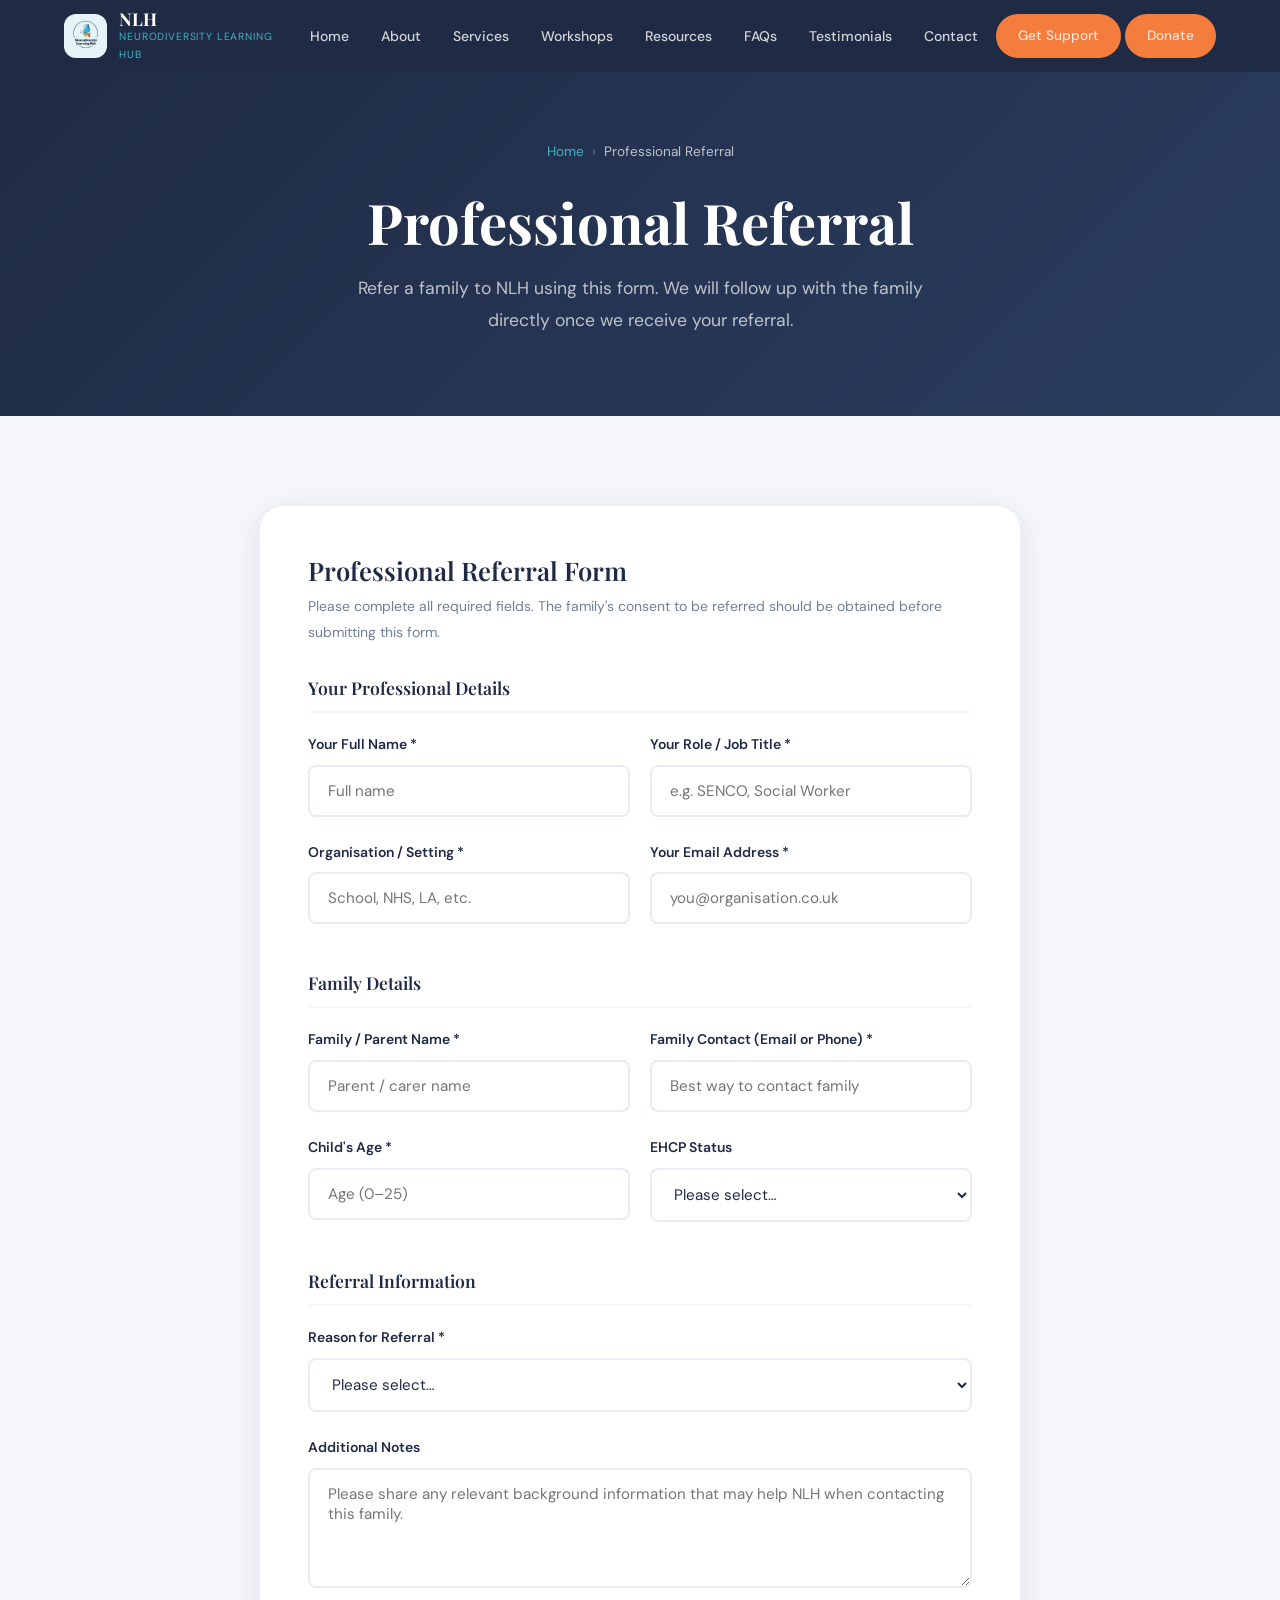
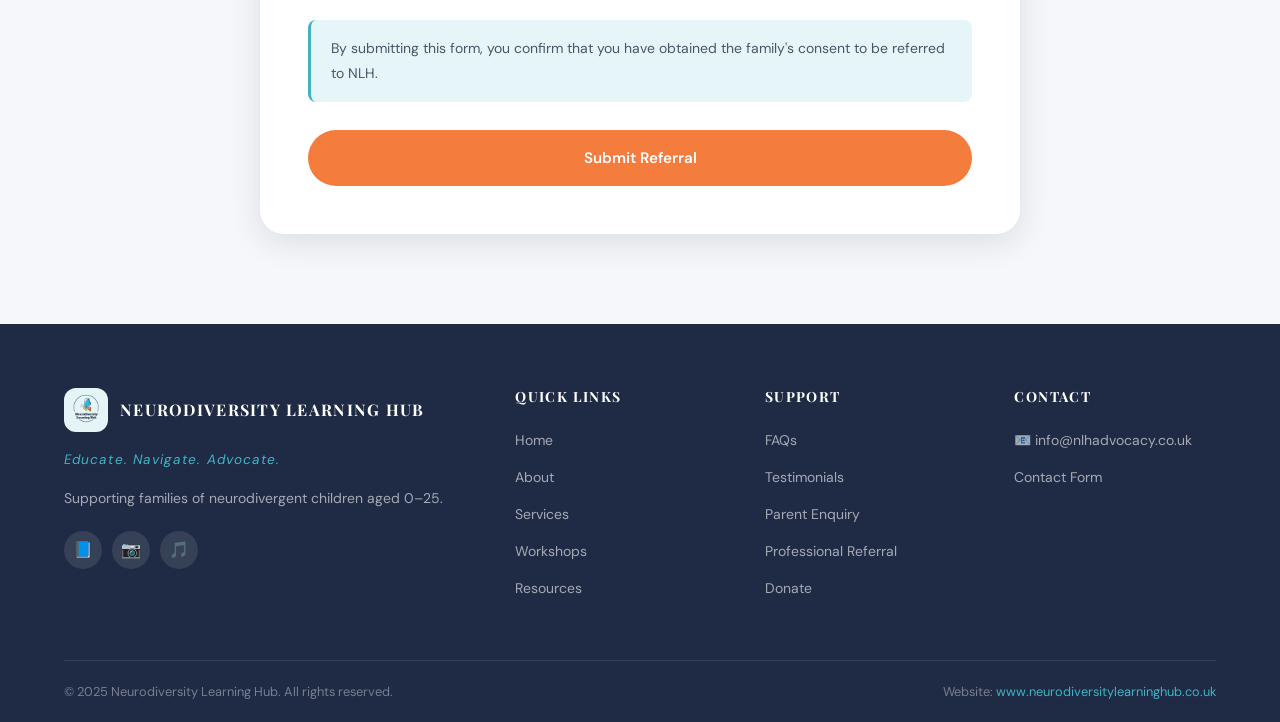
<file: referral.html>
<!DOCTYPE html>
<html lang="en">
<head>
  <meta charset="UTF-8" />
  <meta name="viewport" content="width=device-width, initial-scale=1.0" />
  <title>Professional Referral — Neurodiversity Learning Hub</title>
  <link rel="stylesheet" href="css/style.css" />
</head>
<body>

  <header class="header">
    <div class="container">
      <nav class="nav">
        <a href="index.html" class="nav-logo"><div class="nav-logo-icon"><img src="images/nlh-logo.jpeg" alt="NLH Logo"></div><div class="nav-logo-text"><span>NLH</span><span>Neurodiversity Learning Hub</span></div></a>
        <button class="nav-toggle" aria-label="Toggle menu" aria-expanded="false"><span></span><span></span><span></span></button>
        <ul class="nav-links">
          <li><a href="index.html">Home</a></li><li><a href="about.html">About</a></li><li><a href="services.html">Services</a></li><li><a href="workshops.html">Workshops</a></li><li><a href="blog.html">Resources</a></li><li><a href="faqs.html">FAQs</a></li><li><a href="testimonials.html">Testimonials</a></li><li><a href="contact.html">Contact</a></li>
          <li><a href="enquiry.html" class="btn btn-primary" style="padding:8px 20px;border-radius:50px;font-size:.85rem;">Get Support</a></li>
          <li><a href="donate.html" class="btn btn-primary" style="padding:8px 20px;border-radius:50px;font-size:.85rem;">Donate</a></li>
        </ul>
      </nav>
    </div>
  </header>

  <main>
    <section class="page-hero">
      <div class="container">
        <nav class="breadcrumb"><a href="index.html">Home</a><span>›</span><span class="current">Professional Referral</span></nav>
        <h1>Professional Referral</h1>
        <p>Refer a family to NLH using this form. We will follow up with the family directly once we receive your referral.</p>
      </div>
    </section>

    <section class="form-section section-padding">
      <div class="container">
        <div class="form-wrap fade-up" style="max-width:760px;">
          <h3 style="margin-bottom:8px;">Professional Referral Form</h3>
          <p style="font-size:.875rem;color:var(--text-light);margin-bottom:32px;">Please complete all required fields. The family's consent to be referred should be obtained before submitting this form.</p>

          <form data-form="referral" novalidate>
            <h4 style="margin-bottom:20px;padding-bottom:12px;border-bottom:2px solid var(--grey-bg);">Your Professional Details</h4>
            <div class="form-row">
              <div class="form-group">
                <label for="r-name">Your Full Name *</label>
                <input type="text" id="r-name" required placeholder="Full name" />
              </div>
              <div class="form-group">
                <label for="r-role">Your Role / Job Title *</label>
                <input type="text" id="r-role" required placeholder="e.g. SENCO, Social Worker" />
              </div>
            </div>
            <div class="form-row">
              <div class="form-group">
                <label for="r-org">Organisation / Setting *</label>
                <input type="text" id="r-org" required placeholder="School, NHS, LA, etc." />
              </div>
              <div class="form-group">
                <label for="r-email">Your Email Address *</label>
                <input type="email" id="r-email" required placeholder="you@organisation.co.uk" />
              </div>
            </div>

            <h4 style="margin:24px 0 20px;padding-bottom:12px;border-bottom:2px solid var(--grey-bg);">Family Details</h4>
            <div class="form-row">
              <div class="form-group">
                <label for="r-family-name">Family / Parent Name *</label>
                <input type="text" id="r-family-name" required placeholder="Parent / carer name" />
              </div>
              <div class="form-group">
                <label for="r-family-contact">Family Contact (Email or Phone) *</label>
                <input type="text" id="r-family-contact" required placeholder="Best way to contact family" />
              </div>
            </div>
            <div class="form-row">
              <div class="form-group">
                <label for="r-child-age">Child's Age *</label>
                <input type="number" id="r-child-age" required min="0" max="25" placeholder="Age (0–25)" />
              </div>
              <div class="form-group">
                <label for="r-ehcp-status">EHCP Status</label>
                <select id="r-ehcp-status">
                  <option value="">Please select…</option>
                  <option>EHCP in place</option>
                  <option>EHCP application in progress</option>
                  <option>No EHCP — considering applying</option>
                  <option>Not known</option>
                </select>
              </div>
            </div>

            <h4 style="margin:24px 0 20px;padding-bottom:12px;border-bottom:2px solid var(--grey-bg);">Referral Information</h4>
            <div class="form-group">
              <label for="r-reason">Reason for Referral *</label>
              <select id="r-reason" required>
                <option value="">Please select…</option>
                <option>EHCP guidance and application support</option>
                <option>SEND meeting preparation</option>
                <option>General SEND advice and advocacy</option>
                <option>Parent support / empowerment</option>
                <option>Workshop information for family</option>
                <option>Other</option>
              </select>
            </div>
            <div class="form-group">
              <label for="r-notes">Additional Notes</label>
              <textarea id="r-notes" placeholder="Please share any relevant background information that may help NLH when contacting this family."></textarea>
            </div>

            <div style="background:var(--teal-light);border-radius:var(--radius-sm);padding:16px 20px;margin-bottom:28px;border-left:3px solid var(--teal);">
              <p style="font-size:.875rem;color:var(--text-mid);margin:0;">By submitting this form, you confirm that you have obtained the family's consent to be referred to NLH.</p>
            </div>

            <button type="submit" class="btn btn-primary" style="width:100%;justify-content:center;padding:16px;">Submit Referral</button>
          </form>
        </div>
      </div>
    </section>
  </main>

  <footer class="footer">
    <div class="container">
      <div class="footer-grid">
        <div class="footer-brand"><div class="logo"><div class="nav-logo-icon"><img src="images/nlh-logo.jpeg" alt="NLH Logo"></div><div class="nav-logo-text"><span style="font-size:1rem;color:#fff;">Neurodiversity Learning Hub</span></div></div><p class="tagline">Educate. Navigate. Advocate.</p><p>Supporting families of neurodivergent children aged 0–25.</p><div class="footer-social"><a href="#" aria-label="Facebook">📘</a><a href="#" aria-label="Instagram">📷</a><a href="#" aria-label="TikTok">🎵</a></div></div>
        <div class="footer-col"><h4>Quick Links</h4><ul><li><a href="index.html">Home</a></li><li><a href="about.html">About</a></li><li><a href="services.html">Services</a></li><li><a href="workshops.html">Workshops</a></li><li><a href="blog.html">Resources</a></li></ul></div>
        <div class="footer-col"><h4>Support</h4><ul><li><a href="faqs.html">FAQs</a></li><li><a href="testimonials.html">Testimonials</a></li><li><a href="enquiry.html">Parent Enquiry</a></li><li><a href="referral.html">Professional Referral</a></li><li><a href="donate.html">Donate</a></li></ul></div>
        <div class="footer-col"><h4>Contact</h4><ul><li><a href="mailto:info@nlhadvocacy.co.uk">📧 info@nlhadvocacy.co.uk</a></li><li><a href="contact.html">Contact Form</a></li></ul></div>
      </div>
      <div class="footer-bottom"><span>© 2025 Neurodiversity Learning Hub. All rights reserved.</span><span>Website: <a href="#" style="color:var(--teal);">www.neurodiversitylearninghub.co.uk</a></span></div>
    </div>
  </footer>
  <script src="js/main.js"></script>
</body>
</html>
</file>
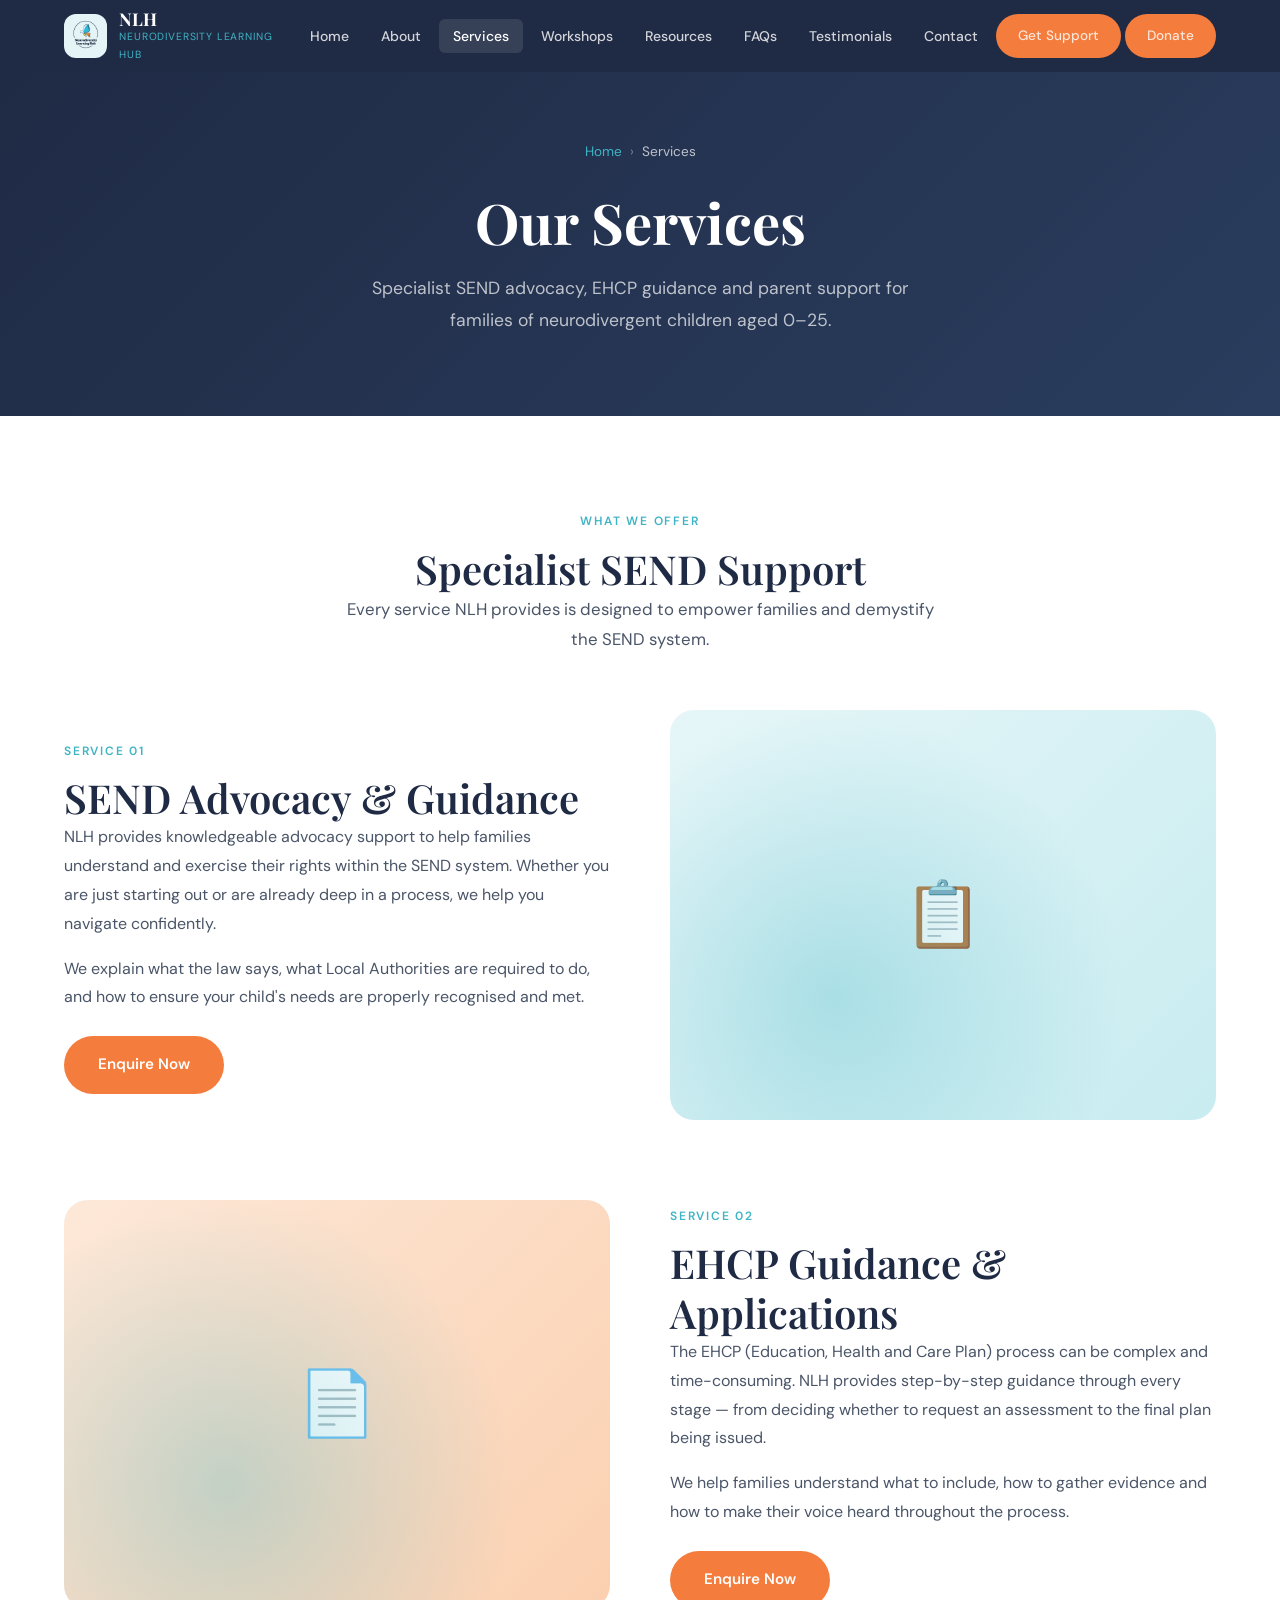
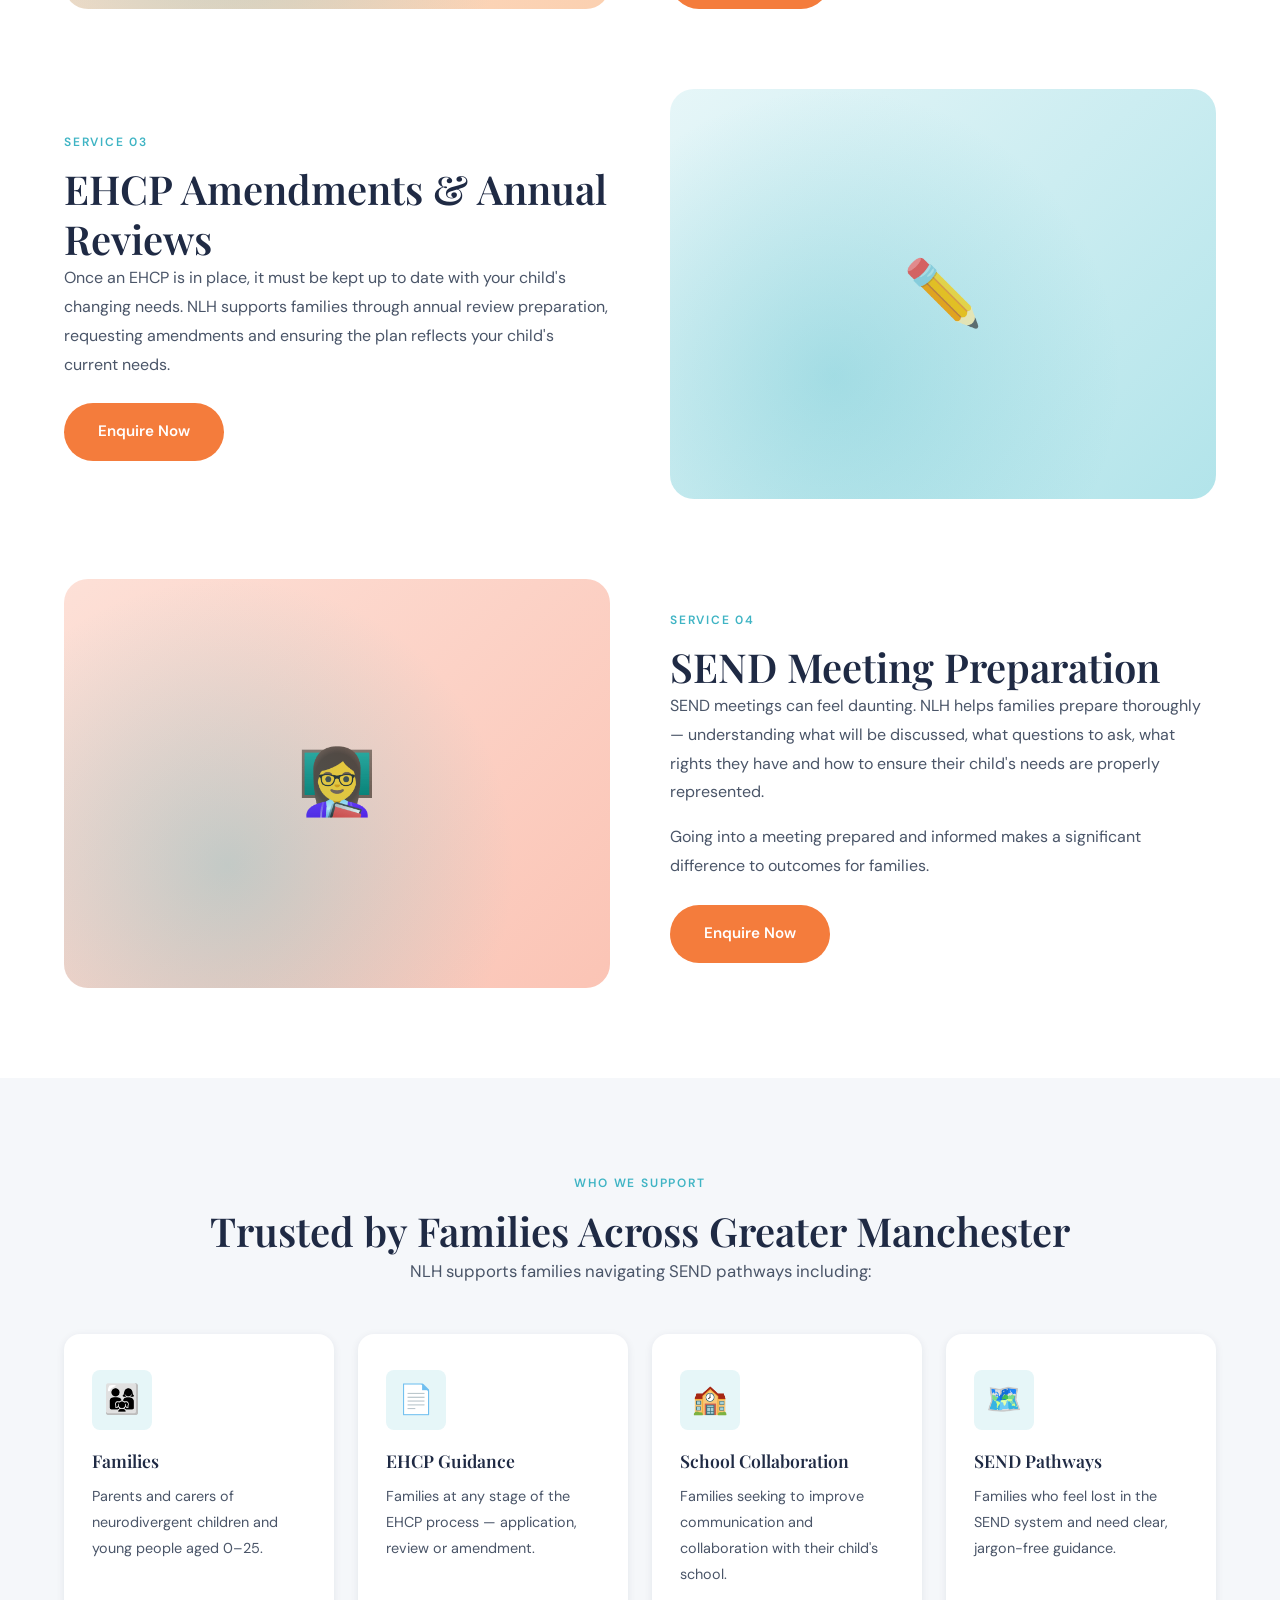
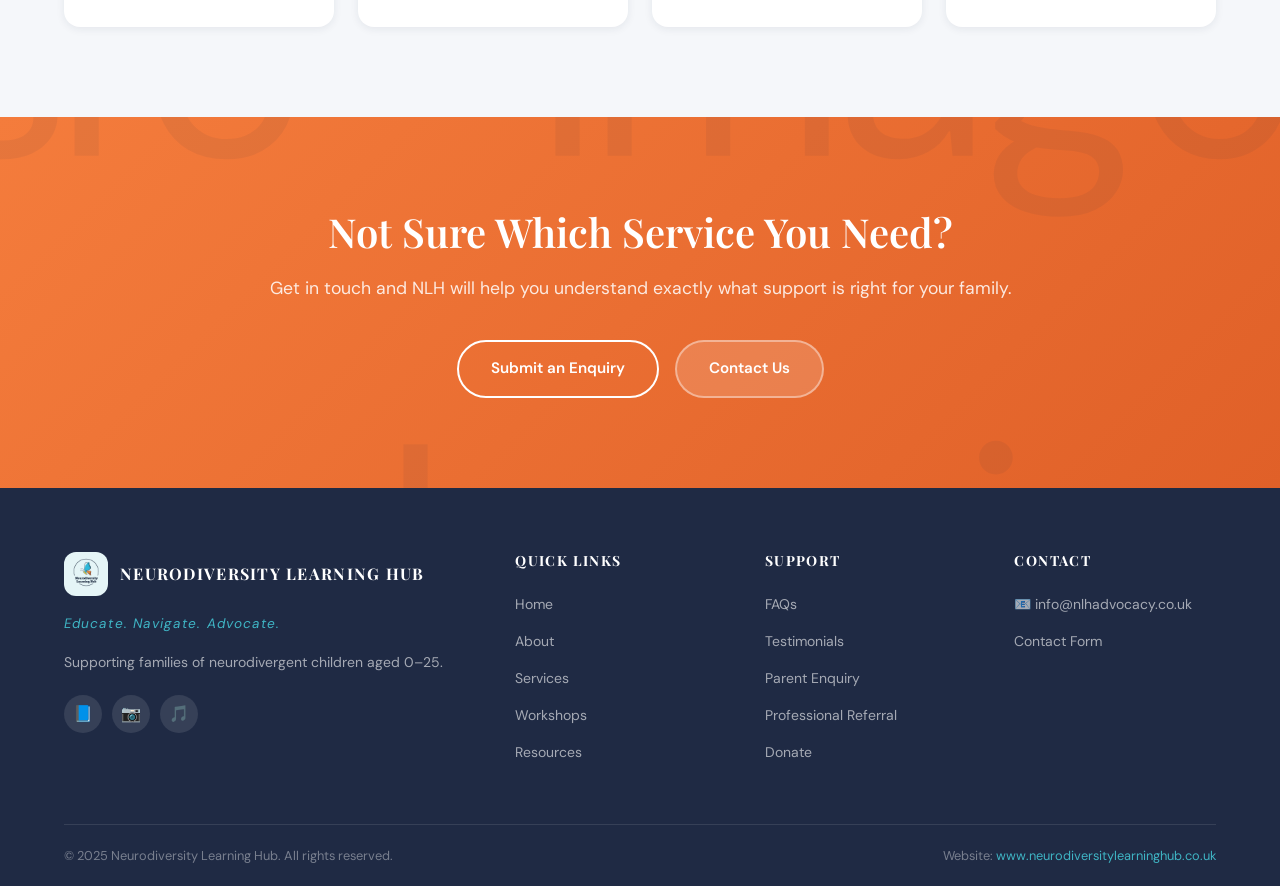
<file: services.html>
<!DOCTYPE html>
<html lang="en">
<head>
  <meta charset="UTF-8" />
  <meta name="viewport" content="width=device-width, initial-scale=1.0" />
  <title>Services — Neurodiversity Learning Hub</title>
  <link rel="stylesheet" href="css/style.css" />
</head>
<body>

  <header class="header">
    <div class="container">
      <nav class="nav">
        <a href="index.html" class="nav-logo">
          <div class="nav-logo-icon"><img src="images/nlh-logo.jpeg" alt="NLH Logo"></div>
          <div class="nav-logo-text"><span>NLH</span><span>Neurodiversity Learning Hub</span></div>
        </a>
        <button class="nav-toggle" aria-label="Toggle menu" aria-expanded="false"><span></span><span></span><span></span></button>
        <ul class="nav-links">
          <li><a href="index.html">Home</a></li>
          <li><a href="about.html">About</a></li>
          <li><a href="services.html" class="active">Services</a></li>
          <li><a href="workshops.html">Workshops</a></li>
          <li><a href="blog.html">Resources</a></li>
          <li><a href="faqs.html">FAQs</a></li>
          <li><a href="testimonials.html">Testimonials</a></li>
          <li><a href="contact.html">Contact</a></li>
          <li><a href="enquiry.html" class="btn btn-primary" style="padding:8px 20px;border-radius:50px;font-size:.85rem;">Get Support</a></li>
          <li><a href="donate.html" class="btn btn-primary" style="padding:8px 20px;border-radius:50px;font-size:.85rem;">Donate</a></li>
        </ul>
      </nav>
    </div>
  </header>

  <main>
    <section class="page-hero">
      <div class="container">
        <nav class="breadcrumb" aria-label="Breadcrumb">
          <a href="index.html">Home</a><span>›</span><span class="current">Services</span>
        </nav>
        <h1>Our Services</h1>
        <p>Specialist SEND advocacy, EHCP guidance and parent support for families of neurodivergent children aged 0–25.</p>
      </div>
    </section>

    <!-- Services Detail -->
    <section class="section-padding" style="background:var(--white);">
      <div class="container">
        <div class="text-center fade-up" style="margin-bottom:56px;">
          <span class="section-label">What We Offer</span>
          <h2>Specialist SEND Support</h2>
          <p class="section-desc">Every service NLH provides is designed to empower families and demystify the SEND system.</p>
        </div>

        <!-- Service 1 -->
        <div style="display:grid;grid-template-columns:1fr 1fr;gap:60px;align-items:center;margin-bottom:80px;" class="fade-up service-detail-grid">
          <div>
            <span class="section-label">Service 01</span>
            <h2>SEND Advocacy &amp; Guidance</h2>
            <p>NLH provides knowledgeable advocacy support to help families understand and exercise their rights within the SEND system. Whether you are just starting out or are already deep in a process, we help you navigate confidently.</p>
            <p style="margin-top:16px;">We explain what the law says, what Local Authorities are required to do, and how to ensure your child's needs are properly recognised and met.</p>
            <a href="enquiry.html" class="btn btn-primary" style="margin-top:24px;">Enquire Now</a>
          </div>
          <div class="about-image-placeholder" style="aspect-ratio:4/3;font-size:4rem;">📋</div>
        </div>

        <!-- Service 2 -->
        <div style="display:grid;grid-template-columns:1fr 1fr;gap:60px;align-items:center;margin-bottom:80px;" class="fade-up service-detail-grid">
          <div class="about-image-placeholder" style="aspect-ratio:4/3;font-size:4rem;background:linear-gradient(135deg,#fde8d8,#fbd0b0);">📄</div>
          <div>
            <span class="section-label">Service 02</span>
            <h2>EHCP Guidance &amp; Applications</h2>
            <p>The EHCP (Education, Health and Care Plan) process can be complex and time-consuming. NLH provides step-by-step guidance through every stage — from deciding whether to request an assessment to the final plan being issued.</p>
            <p style="margin-top:16px;">We help families understand what to include, how to gather evidence and how to make their voice heard throughout the process.</p>
            <a href="enquiry.html" class="btn btn-primary" style="margin-top:24px;">Enquire Now</a>
          </div>
        </div>

        <!-- Service 3 -->
        <div style="display:grid;grid-template-columns:1fr 1fr;gap:60px;align-items:center;margin-bottom:80px;" class="fade-up service-detail-grid">
          <div>
            <span class="section-label">Service 03</span>
            <h2>EHCP Amendments &amp; Annual Reviews</h2>
            <p>Once an EHCP is in place, it must be kept up to date with your child's changing needs. NLH supports families through annual review preparation, requesting amendments and ensuring the plan reflects your child's current needs.</p>
            <a href="enquiry.html" class="btn btn-primary" style="margin-top:24px;">Enquire Now</a>
          </div>
          <div class="about-image-placeholder" style="aspect-ratio:4/3;font-size:4rem;background:linear-gradient(135deg,var(--teal-light),#b2e4ea);">✏️</div>
        </div>

        <!-- Service 4 -->
        <div style="display:grid;grid-template-columns:1fr 1fr;gap:60px;align-items:center;" class="fade-up service-detail-grid">
          <div class="about-image-placeholder" style="aspect-ratio:4/3;font-size:4rem;background:linear-gradient(135deg,#fde0d7,#fbc4b5);">👩‍🏫</div>
          <div>
            <span class="section-label">Service 04</span>
            <h2>SEND Meeting Preparation</h2>
            <p>SEND meetings can feel daunting. NLH helps families prepare thoroughly — understanding what will be discussed, what questions to ask, what rights they have and how to ensure their child's needs are properly represented.</p>
            <p style="margin-top:16px;">Going into a meeting prepared and informed makes a significant difference to outcomes for families.</p>
            <a href="enquiry.html" class="btn btn-primary" style="margin-top:24px;">Enquire Now</a>
          </div>
        </div>
      </div>
    </section>

    <!-- Who is it for -->
    <section class="section-padding" style="background:var(--grey-bg);">
      <div class="container">
        <div class="text-center fade-up">
          <span class="section-label">Who We Support</span>
          <h2>Trusted by Families Across Greater Manchester</h2>
          <p class="section-desc">NLH supports families navigating SEND pathways including:</p>
        </div>
        <div class="services-grid" style="margin-top:0;">
          <div class="service-card fade-up delay-1"><div class="service-icon">👨‍👩‍👧</div><h3>Families</h3><p>Parents and carers of neurodivergent children and young people aged 0–25.</p></div>
          <div class="service-card fade-up delay-2"><div class="service-icon">📄</div><h3>EHCP Guidance</h3><p>Families at any stage of the EHCP process — application, review or amendment.</p></div>
          <div class="service-card fade-up delay-3"><div class="service-icon">🏫</div><h3>School Collaboration</h3><p>Families seeking to improve communication and collaboration with their child's school.</p></div>
          <div class="service-card fade-up delay-4"><div class="service-icon">🗺️</div><h3>SEND Pathways</h3><p>Families who feel lost in the SEND system and need clear, jargon-free guidance.</p></div>
        </div>
      </div>
    </section>

    <section class="cta-section">
      <div class="container" style="position:relative;z-index:1;">
        <h2>Not Sure Which Service You Need?</h2>
        <p>Get in touch and NLH will help you understand exactly what support is right for your family.</p>
        <div class="cta-btns">
          <a href="enquiry.html" class="btn btn-secondary">Submit an Enquiry</a>
          <a href="contact.html" class="btn" style="background:rgba(255,255,255,.15);color:#fff;border:2px solid rgba(255,255,255,.4);">Contact Us</a>
        </div>
      </div>
    </section>
  </main>

  <footer class="footer">
    <div class="container">
      <div class="footer-grid">
        <div class="footer-brand">
          <div class="logo"><div class="nav-logo-icon"><img src="images/nlh-logo.jpeg" alt="NLH Logo"></div><div class="nav-logo-text"><span style="font-size:1rem;color:#fff;">Neurodiversity Learning Hub</span></div></div>
          <p class="tagline">Educate. Navigate. Advocate.</p>
          <p>Supporting families of neurodivergent children aged 0–25.</p>
          <div class="footer-social"><a href="#" aria-label="Facebook">📘</a><a href="#" aria-label="Instagram">📷</a><a href="#" aria-label="TikTok">🎵</a></div>
        </div>
        <div class="footer-col"><h4>Quick Links</h4><ul><li><a href="index.html">Home</a></li><li><a href="about.html">About</a></li><li><a href="services.html">Services</a></li><li><a href="workshops.html">Workshops</a></li><li><a href="blog.html">Resources</a></li></ul></div>
        <div class="footer-col"><h4>Support</h4><ul><li><a href="faqs.html">FAQs</a></li><li><a href="testimonials.html">Testimonials</a></li><li><a href="enquiry.html">Parent Enquiry</a></li><li><a href="referral.html">Professional Referral</a></li><li><a href="donate.html">Donate</a></li></ul></div>
        <div class="footer-col"><h4>Contact</h4><ul><li><a href="mailto:info@nlhadvocacy.co.uk">📧 info@nlhadvocacy.co.uk</a></li><li><a href="contact.html">Contact Form</a></li></ul></div>
      </div>
      <div class="footer-bottom">
        <span>© 2025 Neurodiversity Learning Hub. All rights reserved.</span>
        <span>Website: <a href="#" style="color:var(--teal);">www.neurodiversitylearninghub.co.uk</a></span>
      </div>
    </div>
  </footer>
  <script src="js/main.js"></script>
</body>
</html>
</file>
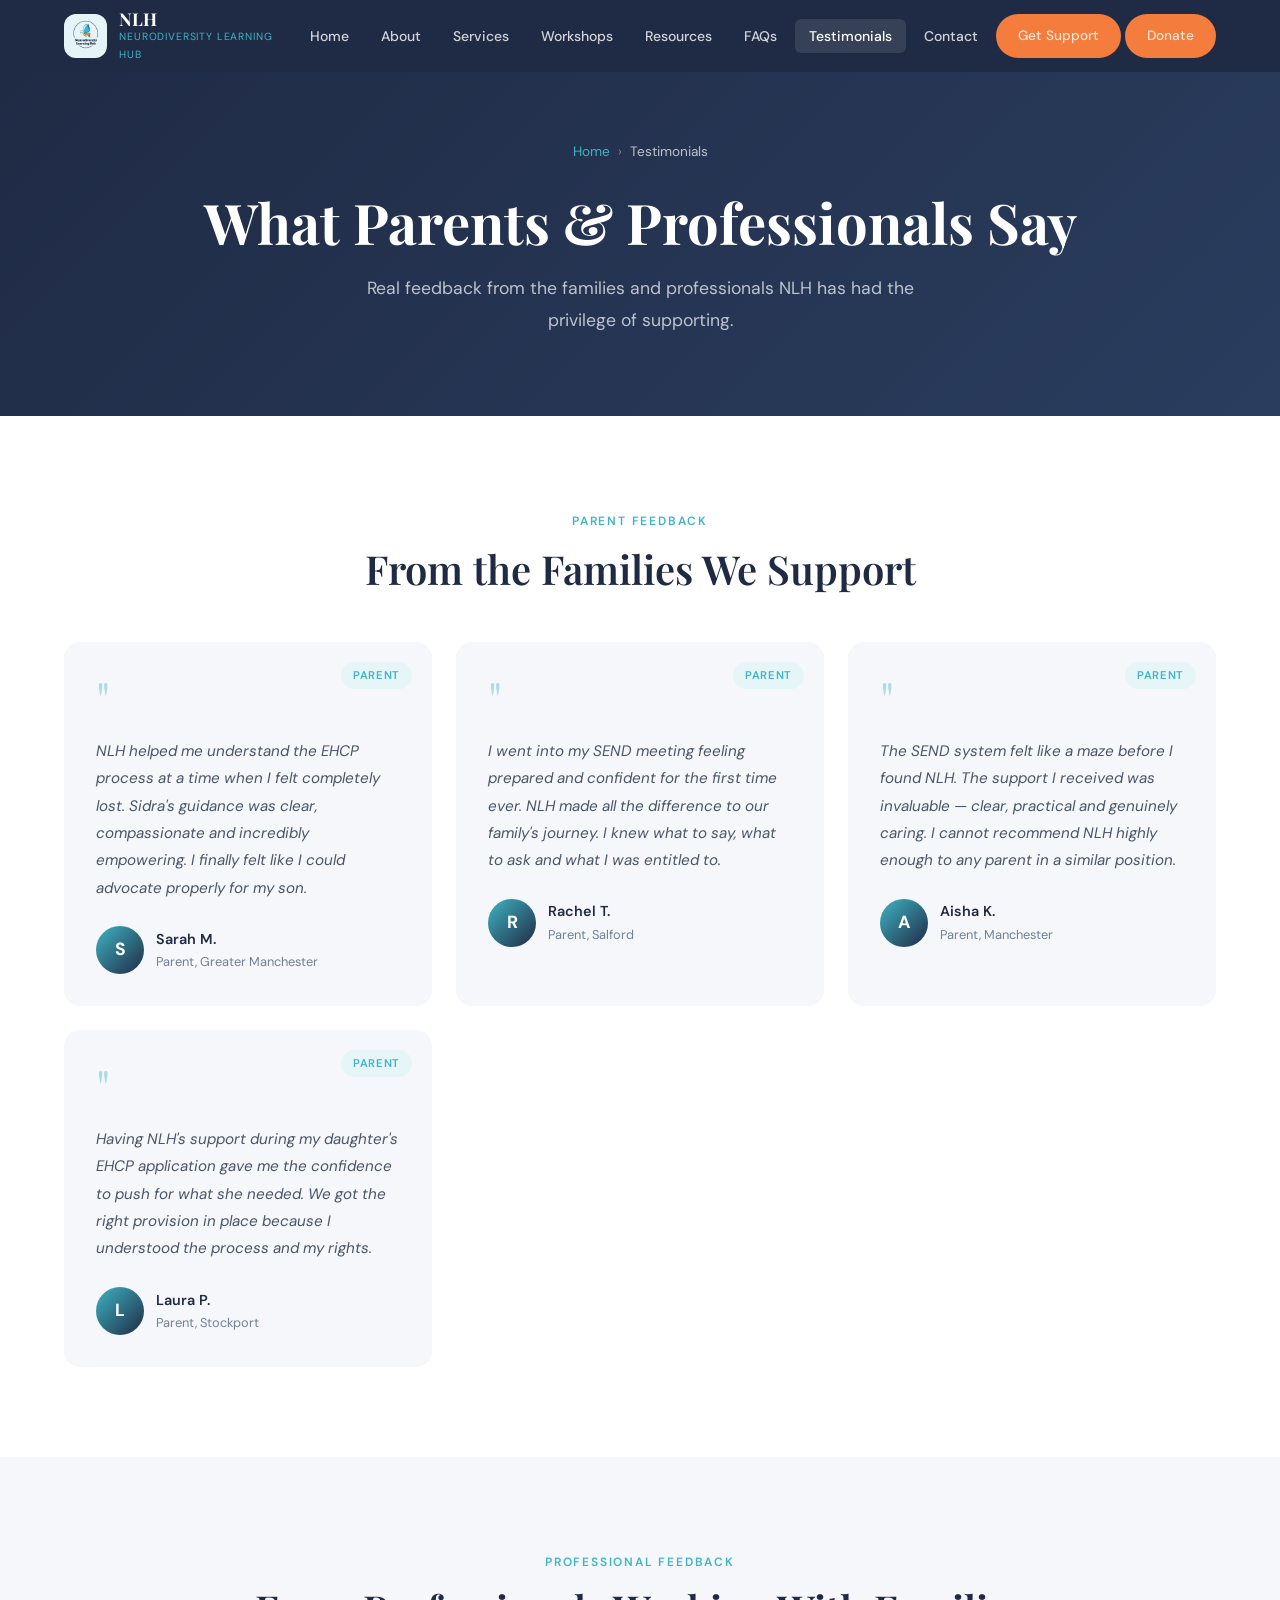
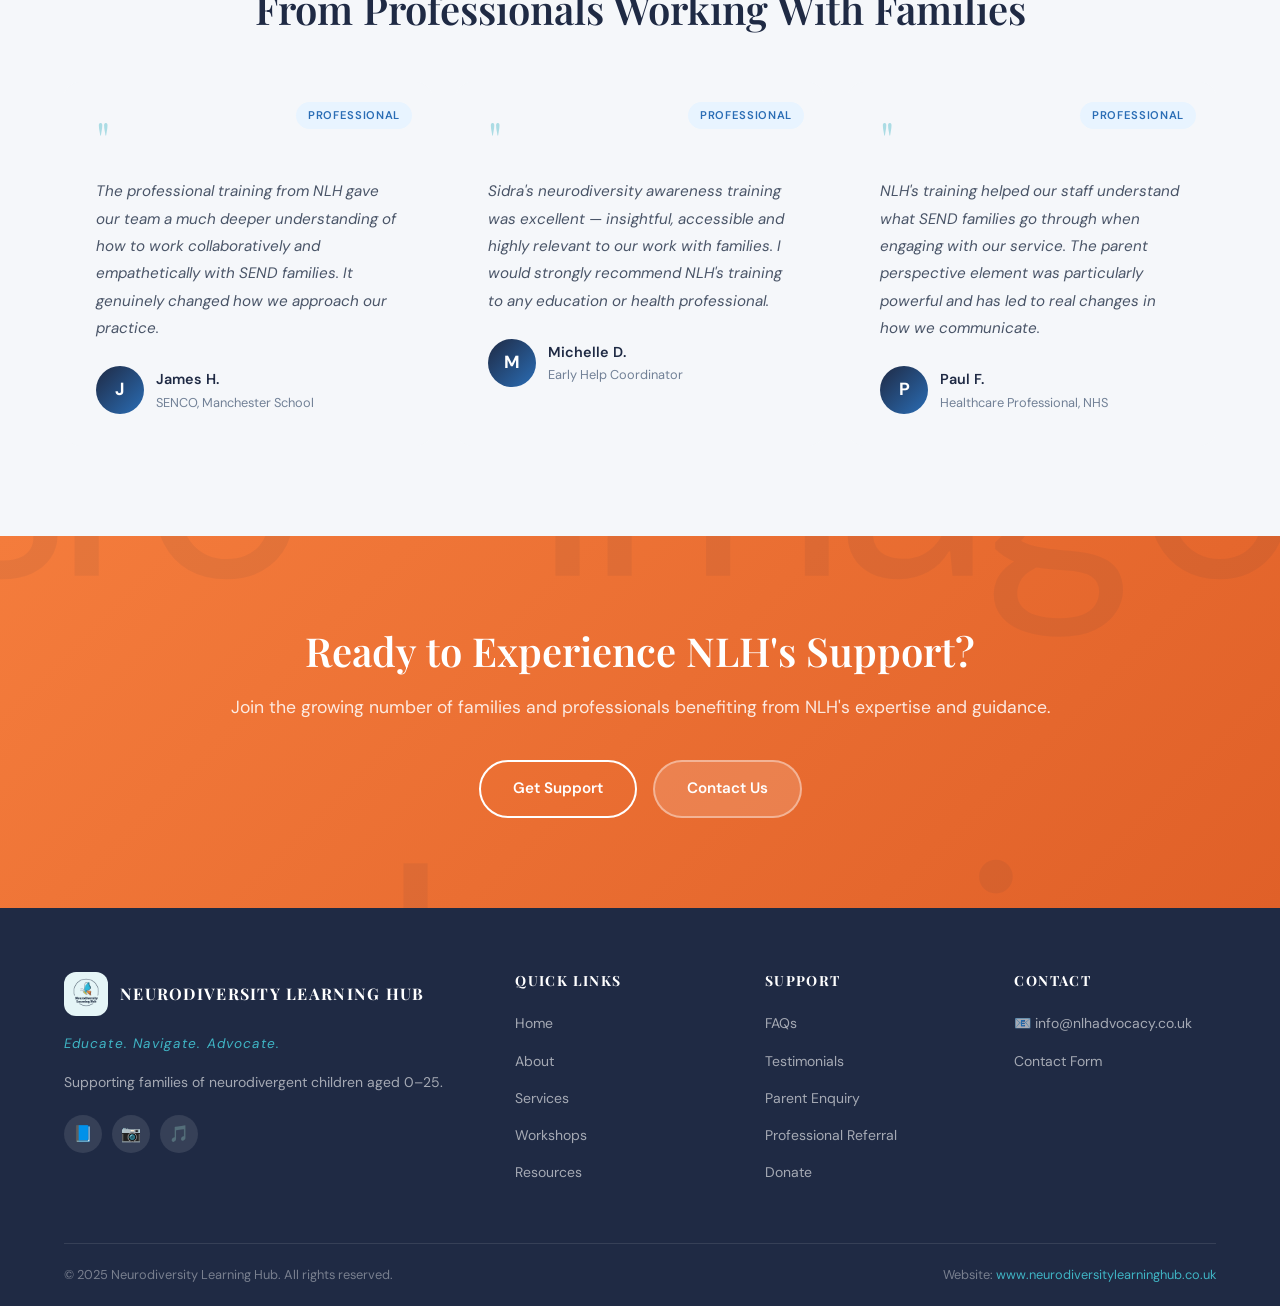
<file: testimonials.html>
<!DOCTYPE html>
<html lang="en">
<head>
  <meta charset="UTF-8" />
  <meta name="viewport" content="width=device-width, initial-scale=1.0" />
  <title>Testimonials — Neurodiversity Learning Hub</title>
  <link rel="stylesheet" href="css/style.css" />
</head>
<body>

  <header class="header">
    <div class="container">
      <nav class="nav">
        <a href="index.html" class="nav-logo"><div class="nav-logo-icon"><img src="images/nlh-logo.jpeg" alt="NLH Logo"></div><div class="nav-logo-text"><span>NLH</span><span>Neurodiversity Learning Hub</span></div></a>
        <button class="nav-toggle" aria-label="Toggle menu" aria-expanded="false"><span></span><span></span><span></span></button>
        <ul class="nav-links">
          <li><a href="index.html">Home</a></li><li><a href="about.html">About</a></li><li><a href="services.html">Services</a></li><li><a href="workshops.html">Workshops</a></li><li><a href="blog.html">Resources</a></li><li><a href="faqs.html">FAQs</a></li><li><a href="testimonials.html" class="active">Testimonials</a></li><li><a href="contact.html">Contact</a></li>
          <li><a href="enquiry.html" class="btn btn-primary" style="padding:8px 20px;border-radius:50px;font-size:.85rem;">Get Support</a></li>
          <li><a href="donate.html" class="btn btn-primary" style="padding:8px 20px;border-radius:50px;font-size:.85rem;">Donate</a></li>
        </ul>
      </nav>
    </div>
  </header>

  <main>
    <section class="page-hero">
      <div class="container">
        <nav class="breadcrumb" aria-label="Breadcrumb"><a href="index.html">Home</a><span>›</span><span class="current">Testimonials</span></nav>
        <h1>What Parents &amp; Professionals Say</h1>
        <p>Real feedback from the families and professionals NLH has had the privilege of supporting.</p>
      </div>
    </section>

    <!-- Parent Testimonials -->
    <section class="section-padding" style="background:var(--white);">
      <div class="container">
        <div class="text-center fade-up" style="margin-bottom:48px;">
          <span class="section-label">Parent Feedback</span>
          <h2>From the Families We Support</h2>
        </div>
        <div class="testimonials-grid">
          <article class="testimonial-card fade-up delay-1">
            <span class="testimonial-tag">Parent</span>
            <div class="testimonial-quote">"</div>
            <p class="testimonial-text">NLH helped me understand the EHCP process at a time when I felt completely lost. Sidra's guidance was clear, compassionate and incredibly empowering. I finally felt like I could advocate properly for my son.</p>
            <div class="testimonial-author">
              <div class="author-avatar">S</div>
              <div><div class="author-name">Sarah M.</div><div class="author-role">Parent, Greater Manchester</div></div>
            </div>
          </article>

          <article class="testimonial-card fade-up delay-2">
            <span class="testimonial-tag">Parent</span>
            <div class="testimonial-quote">"</div>
            <p class="testimonial-text">I went into my SEND meeting feeling prepared and confident for the first time ever. NLH made all the difference to our family's journey. I knew what to say, what to ask and what I was entitled to.</p>
            <div class="testimonial-author">
              <div class="author-avatar">R</div>
              <div><div class="author-name">Rachel T.</div><div class="author-role">Parent, Salford</div></div>
            </div>
          </article>

          <article class="testimonial-card fade-up delay-3">
            <span class="testimonial-tag">Parent</span>
            <div class="testimonial-quote">"</div>
            <p class="testimonial-text">The SEND system felt like a maze before I found NLH. The support I received was invaluable — clear, practical and genuinely caring. I cannot recommend NLH highly enough to any parent in a similar position.</p>
            <div class="testimonial-author">
              <div class="author-avatar">A</div>
              <div><div class="author-name">Aisha K.</div><div class="author-role">Parent, Manchester</div></div>
            </div>
          </article>

          <article class="testimonial-card fade-up delay-1">
            <span class="testimonial-tag">Parent</span>
            <div class="testimonial-quote">"</div>
            <p class="testimonial-text">Having NLH's support during my daughter's EHCP application gave me the confidence to push for what she needed. We got the right provision in place because I understood the process and my rights.</p>
            <div class="testimonial-author">
              <div class="author-avatar">L</div>
              <div><div class="author-name">Laura P.</div><div class="author-role">Parent, Stockport</div></div>
            </div>
          </article>
        </div>
      </div>
    </section>

    <!-- Professional Testimonials -->
    <section class="section-padding" style="background:var(--grey-bg);">
      <div class="container">
        <div class="text-center fade-up" style="margin-bottom:48px;">
          <span class="section-label">Professional Feedback</span>
          <h2>From Professionals Working With Families</h2>
        </div>
        <div class="testimonials-grid">
          <article class="testimonial-card fade-up delay-1">
            <span class="testimonial-tag" style="background:#e8f4ff;color:#2a6db5;">Professional</span>
            <div class="testimonial-quote">"</div>
            <p class="testimonial-text">The professional training from NLH gave our team a much deeper understanding of how to work collaboratively and empathetically with SEND families. It genuinely changed how we approach our practice.</p>
            <div class="testimonial-author">
              <div class="author-avatar" style="background:linear-gradient(135deg,var(--navy),#2a6db5);">J</div>
              <div><div class="author-name">James H.</div><div class="author-role">SENCO, Manchester School</div></div>
            </div>
          </article>

          <article class="testimonial-card fade-up delay-2">
            <span class="testimonial-tag" style="background:#e8f4ff;color:#2a6db5;">Professional</span>
            <div class="testimonial-quote">"</div>
            <p class="testimonial-text">Sidra's neurodiversity awareness training was excellent — insightful, accessible and highly relevant to our work with families. I would strongly recommend NLH's training to any education or health professional.</p>
            <div class="testimonial-author">
              <div class="author-avatar" style="background:linear-gradient(135deg,var(--navy),#2a6db5);">M</div>
              <div><div class="author-name">Michelle D.</div><div class="author-role">Early Help Coordinator</div></div>
            </div>
          </article>

          <article class="testimonial-card fade-up delay-3">
            <span class="testimonial-tag" style="background:#e8f4ff;color:#2a6db5;">Professional</span>
            <div class="testimonial-quote">"</div>
            <p class="testimonial-text">NLH's training helped our staff understand what SEND families go through when engaging with our service. The parent perspective element was particularly powerful and has led to real changes in how we communicate.</p>
            <div class="testimonial-author">
              <div class="author-avatar" style="background:linear-gradient(135deg,var(--navy),#2a6db5);">P</div>
              <div><div class="author-name">Paul F.</div><div class="author-role">Healthcare Professional, NHS</div></div>
            </div>
          </article>
        </div>
      </div>
    </section>

    <section class="cta-section">
      <div class="container" style="position:relative;z-index:1;">
        <h2>Ready to Experience NLH's Support?</h2>
        <p>Join the growing number of families and professionals benefiting from NLH's expertise and guidance.</p>
        <div class="cta-btns">
          <a href="enquiry.html" class="btn btn-secondary">Get Support</a>
          <a href="contact.html" class="btn" style="background:rgba(255,255,255,.15);color:#fff;border:2px solid rgba(255,255,255,.4);">Contact Us</a>
        </div>
      </div>
    </section>
  </main>

  <footer class="footer">
    <div class="container">
      <div class="footer-grid">
        <div class="footer-brand"><div class="logo"><div class="nav-logo-icon"><img src="images/nlh-logo.jpeg" alt="NLH Logo"></div><div class="nav-logo-text"><span style="font-size:1rem;color:#fff;">Neurodiversity Learning Hub</span></div></div><p class="tagline">Educate. Navigate. Advocate.</p><p>Supporting families of neurodivergent children aged 0–25.</p><div class="footer-social"><a href="#" aria-label="Facebook">📘</a><a href="#" aria-label="Instagram">📷</a><a href="#" aria-label="TikTok">🎵</a></div></div>
        <div class="footer-col"><h4>Quick Links</h4><ul><li><a href="index.html">Home</a></li><li><a href="about.html">About</a></li><li><a href="services.html">Services</a></li><li><a href="workshops.html">Workshops</a></li><li><a href="blog.html">Resources</a></li></ul></div>
        <div class="footer-col"><h4>Support</h4><ul><li><a href="faqs.html">FAQs</a></li><li><a href="testimonials.html">Testimonials</a></li><li><a href="enquiry.html">Parent Enquiry</a></li><li><a href="referral.html">Professional Referral</a></li><li><a href="donate.html">Donate</a></li></ul></div>
        <div class="footer-col"><h4>Contact</h4><ul><li><a href="mailto:info@nlhadvocacy.co.uk">📧 info@nlhadvocacy.co.uk</a></li><li><a href="contact.html">Contact Form</a></li></ul></div>
      </div>
      <div class="footer-bottom"><span>© 2025 Neurodiversity Learning Hub. All rights reserved.</span><span>Website: <a href="#" style="color:var(--teal);">www.neurodiversitylearninghub.co.uk</a></span></div>
    </div>
  </footer>
  <script src="js/main.js"></script>
</body>
</html>
</file>
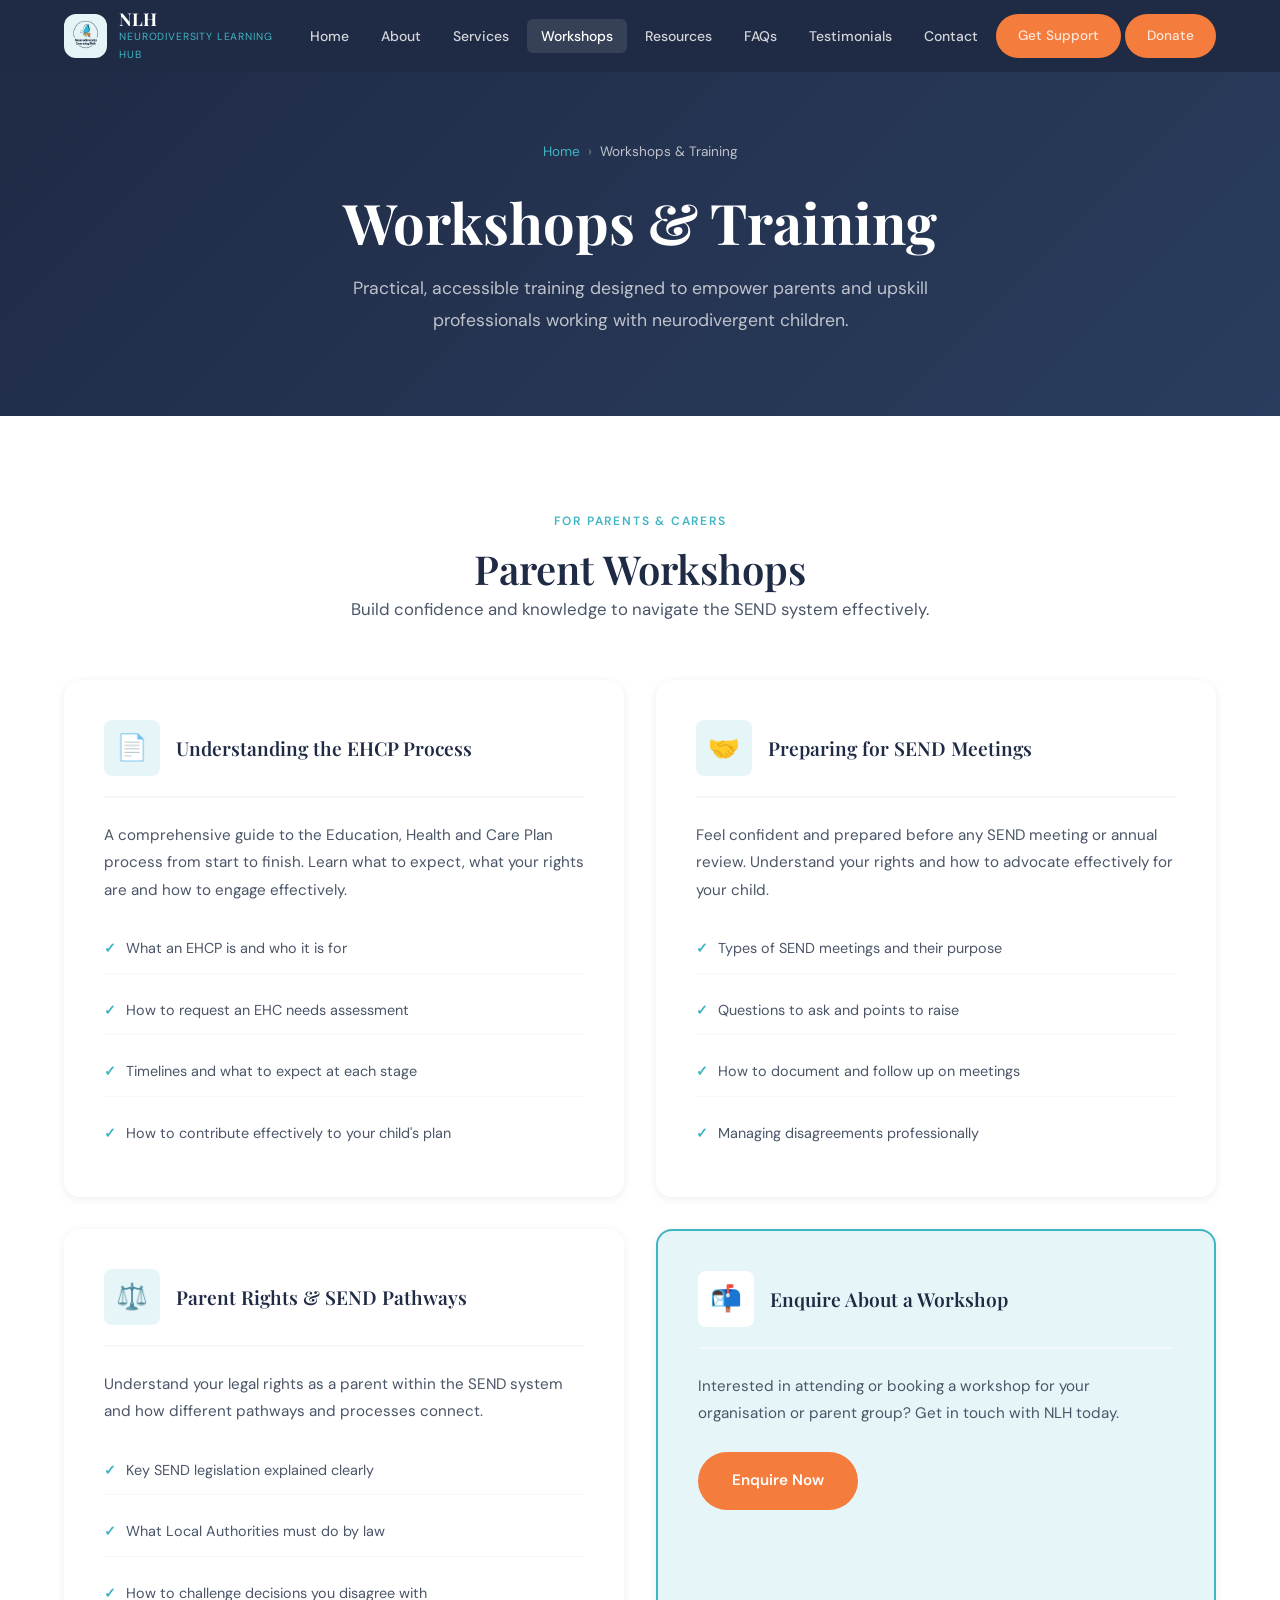
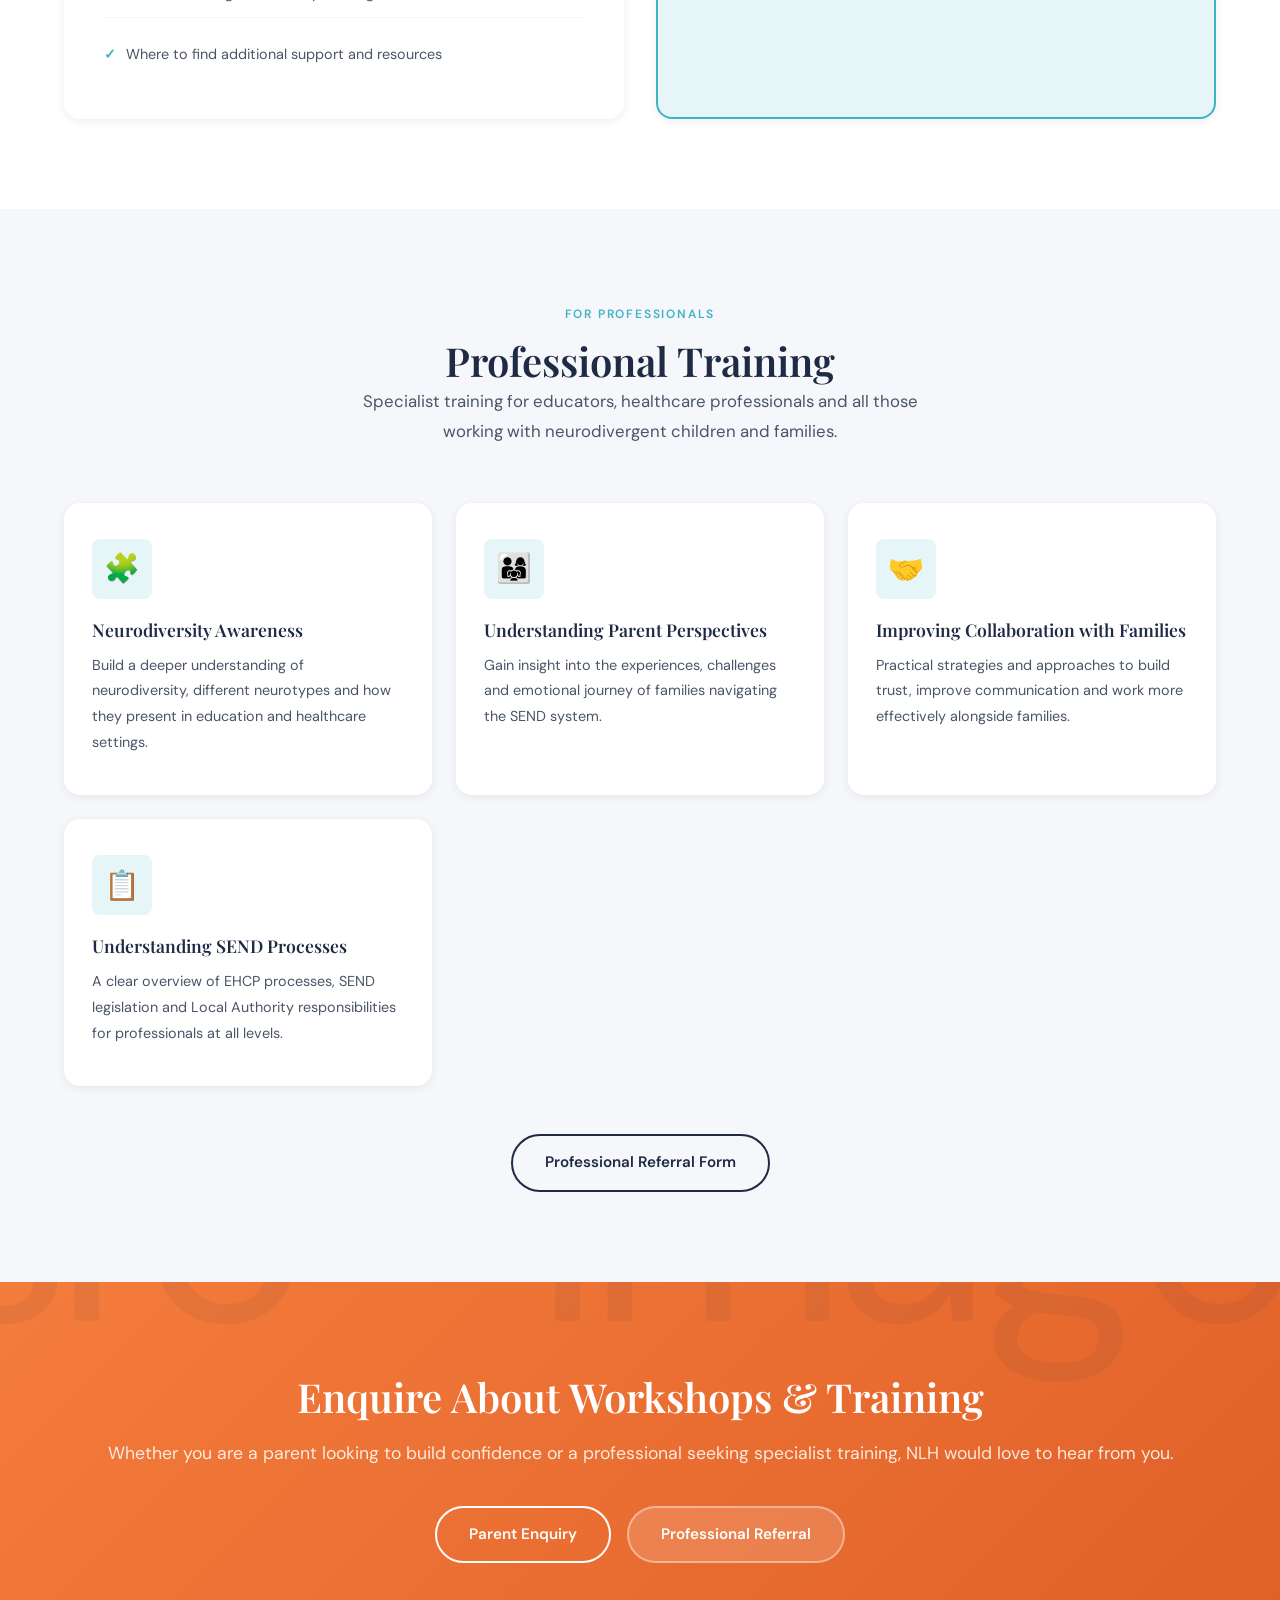
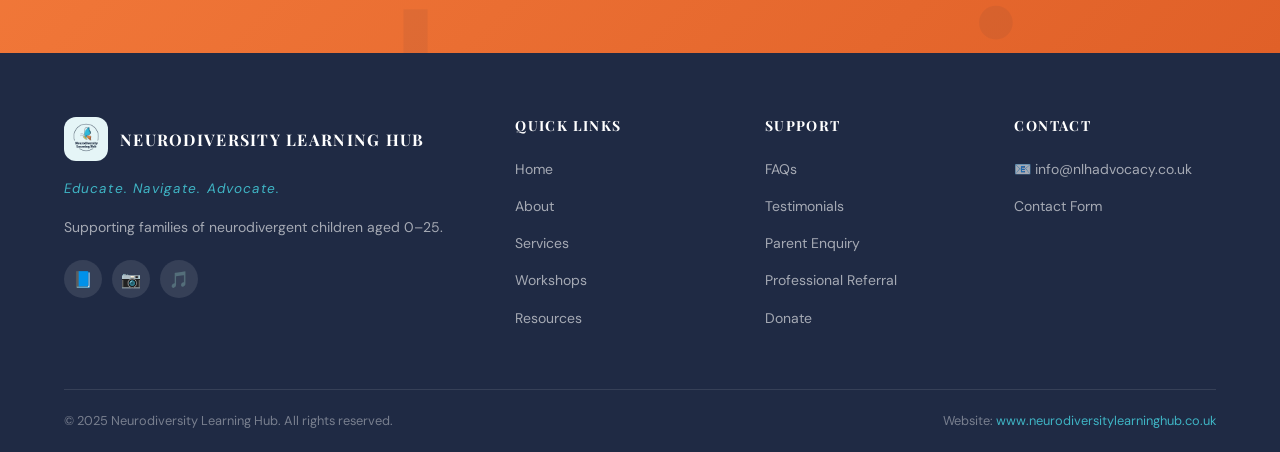
<file: workshops.html>
<!DOCTYPE html>
<html lang="en">
<head>
  <meta charset="UTF-8" />
  <meta name="viewport" content="width=device-width, initial-scale=1.0" />
  <title>Workshops &amp; Training — Neurodiversity Learning Hub</title>
  <link rel="stylesheet" href="css/style.css" />
</head>
<body>

  <header class="header">
    <div class="container">
      <nav class="nav">
        <a href="index.html" class="nav-logo">
          <div class="nav-logo-icon"><img src="images/nlh-logo.jpeg" alt="NLH Logo"></div>
          <div class="nav-logo-text"><span>NLH</span><span>Neurodiversity Learning Hub</span></div>
        </a>
        <button class="nav-toggle" aria-label="Toggle menu" aria-expanded="false"><span></span><span></span><span></span></button>
        <ul class="nav-links">
          <li><a href="index.html">Home</a></li>
          <li><a href="about.html">About</a></li>
          <li><a href="services.html">Services</a></li>
          <li><a href="workshops.html" class="active">Workshops</a></li>
          <li><a href="blog.html">Resources</a></li>
          <li><a href="faqs.html">FAQs</a></li>
          <li><a href="testimonials.html">Testimonials</a></li>
          <li><a href="contact.html">Contact</a></li>
          <li><a href="enquiry.html" class="btn btn-primary" style="padding:8px 20px;border-radius:50px;font-size:.85rem;">Get Support</a></li>
          <li><a href="donate.html" class="btn btn-primary" style="padding:8px 20px;border-radius:50px;font-size:.85rem;">Donate</a></li>
        </ul>
      </nav>
    </div>
  </header>

  <main>
    <section class="page-hero">
      <div class="container">
        <nav class="breadcrumb" aria-label="Breadcrumb">
          <a href="index.html">Home</a><span>›</span><span class="current">Workshops &amp; Training</span>
        </nav>
        <h1>Workshops &amp; Training</h1>
        <p>Practical, accessible training designed to empower parents and upskill professionals working with neurodivergent children.</p>
      </div>
    </section>

    <!-- Parent workshops -->
    <section class="section-padding" style="background:var(--white);">
      <div class="container">
        <div class="text-center fade-up" style="margin-bottom:56px;">
          <span class="section-label">For Parents &amp; Carers</span>
          <h2>Parent Workshops</h2>
          <p class="section-desc">Build confidence and knowledge to navigate the SEND system effectively.</p>
        </div>

        <div style="display:grid;grid-template-columns:1fr 1fr;gap:32px;" class="workshops-detail-grid">
          <div class="workshop-card fade-up delay-1">
            <div class="workshop-header">
              <div class="workshop-icon">📄</div>
              <div><h3>Understanding the EHCP Process</h3></div>
            </div>
            <p style="font-size:.95rem;color:var(--text-mid);margin-bottom:20px;">A comprehensive guide to the Education, Health and Care Plan process from start to finish. Learn what to expect, what your rights are and how to engage effectively.</p>
            <ul class="workshop-items">
              <li class="workshop-item"><span class="check">✓</span><span>What an EHCP is and who it is for</span></li>
              <li class="workshop-item"><span class="check">✓</span><span>How to request an EHC needs assessment</span></li>
              <li class="workshop-item"><span class="check">✓</span><span>Timelines and what to expect at each stage</span></li>
              <li class="workshop-item"><span class="check">✓</span><span>How to contribute effectively to your child's plan</span></li>
            </ul>
          </div>

          <div class="workshop-card fade-up delay-2">
            <div class="workshop-header">
              <div class="workshop-icon">🤝</div>
              <div><h3>Preparing for SEND Meetings</h3></div>
            </div>
            <p style="font-size:.95rem;color:var(--text-mid);margin-bottom:20px;">Feel confident and prepared before any SEND meeting or annual review. Understand your rights and how to advocate effectively for your child.</p>
            <ul class="workshop-items">
              <li class="workshop-item"><span class="check">✓</span><span>Types of SEND meetings and their purpose</span></li>
              <li class="workshop-item"><span class="check">✓</span><span>Questions to ask and points to raise</span></li>
              <li class="workshop-item"><span class="check">✓</span><span>How to document and follow up on meetings</span></li>
              <li class="workshop-item"><span class="check">✓</span><span>Managing disagreements professionally</span></li>
            </ul>
          </div>

          <div class="workshop-card fade-up delay-3">
            <div class="workshop-header">
              <div class="workshop-icon">⚖️</div>
              <div><h3>Parent Rights &amp; SEND Pathways</h3></div>
            </div>
            <p style="font-size:.95rem;color:var(--text-mid);margin-bottom:20px;">Understand your legal rights as a parent within the SEND system and how different pathways and processes connect.</p>
            <ul class="workshop-items">
              <li class="workshop-item"><span class="check">✓</span><span>Key SEND legislation explained clearly</span></li>
              <li class="workshop-item"><span class="check">✓</span><span>What Local Authorities must do by law</span></li>
              <li class="workshop-item"><span class="check">✓</span><span>How to challenge decisions you disagree with</span></li>
              <li class="workshop-item"><span class="check">✓</span><span>Where to find additional support and resources</span></li>
            </ul>
          </div>

          <div class="workshop-card fade-up delay-4" style="background:var(--teal-light);border:2px solid var(--teal);">
            <div class="workshop-header">
              <div class="workshop-icon" style="background:var(--white);">📬</div>
              <div><h3>Enquire About a Workshop</h3></div>
            </div>
            <p style="font-size:.95rem;color:var(--text-mid);margin-bottom:24px;">Interested in attending or booking a workshop for your organisation or parent group? Get in touch with NLH today.</p>
            <a href="enquiry.html" class="btn btn-primary">Enquire Now</a>
          </div>
        </div>
      </div>
    </section>

    <!-- Professional Training -->
    <section class="section-padding" style="background:var(--grey-bg);">
      <div class="container">
        <div class="text-center fade-up" style="margin-bottom:56px;">
          <span class="section-label">For Professionals</span>
          <h2>Professional Training</h2>
          <p class="section-desc">Specialist training for educators, healthcare professionals and all those working with neurodivergent children and families.</p>
        </div>

        <div style="display:grid;grid-template-columns:repeat(auto-fit,minmax(280px,1fr));gap:24px;">
          <div class="service-card fade-up delay-1">
            <div class="service-icon">🧩</div>
            <h3>Neurodiversity Awareness</h3>
            <p>Build a deeper understanding of neurodiversity, different neurotypes and how they present in education and healthcare settings.</p>
          </div>
          <div class="service-card fade-up delay-2">
            <div class="service-icon">👨‍👩‍👧</div>
            <h3>Understanding Parent Perspectives</h3>
            <p>Gain insight into the experiences, challenges and emotional journey of families navigating the SEND system.</p>
          </div>
          <div class="service-card fade-up delay-3">
            <div class="service-icon">🤝</div>
            <h3>Improving Collaboration with Families</h3>
            <p>Practical strategies and approaches to build trust, improve communication and work more effectively alongside families.</p>
          </div>
          <div class="service-card fade-up delay-4">
            <div class="service-icon">📋</div>
            <h3>Understanding SEND Processes</h3>
            <p>A clear overview of EHCP processes, SEND legislation and Local Authority responsibilities for professionals at all levels.</p>
          </div>
        </div>

        <div class="text-center" style="margin-top:48px;">
          <a href="referral.html" class="btn btn-outline">Professional Referral Form</a>
        </div>
      </div>
    </section>

    <section class="cta-section">
      <div class="container" style="position:relative;z-index:1;">
        <h2>Enquire About Workshops &amp; Training</h2>
        <p>Whether you are a parent looking to build confidence or a professional seeking specialist training, NLH would love to hear from you.</p>
        <div class="cta-btns">
          <a href="enquiry.html" class="btn btn-secondary">Parent Enquiry</a>
          <a href="referral.html" class="btn" style="background:rgba(255,255,255,.15);color:#fff;border:2px solid rgba(255,255,255,.4);">Professional Referral</a>
        </div>
      </div>
    </section>
  </main>

  <footer class="footer">
    <div class="container">
      <div class="footer-grid">
        <div class="footer-brand">
          <div class="logo"><div class="nav-logo-icon"><img src="images/nlh-logo.jpeg" alt="NLH Logo"></div><div class="nav-logo-text"><span style="font-size:1rem;color:#fff;">Neurodiversity Learning Hub</span></div></div>
          <p class="tagline">Educate. Navigate. Advocate.</p>
          <p>Supporting families of neurodivergent children aged 0–25.</p>
          <div class="footer-social"><a href="#" aria-label="Facebook">📘</a><a href="#" aria-label="Instagram">📷</a><a href="#" aria-label="TikTok">🎵</a></div>
        </div>
        <div class="footer-col"><h4>Quick Links</h4><ul><li><a href="index.html">Home</a></li><li><a href="about.html">About</a></li><li><a href="services.html">Services</a></li><li><a href="workshops.html">Workshops</a></li><li><a href="blog.html">Resources</a></li></ul></div>
        <div class="footer-col"><h4>Support</h4><ul><li><a href="faqs.html">FAQs</a></li><li><a href="testimonials.html">Testimonials</a></li><li><a href="enquiry.html">Parent Enquiry</a></li><li><a href="referral.html">Professional Referral</a></li><li><a href="donate.html">Donate</a></li></ul></div>
        <div class="footer-col"><h4>Contact</h4><ul><li><a href="mailto:info@nlhadvocacy.co.uk">📧 info@nlhadvocacy.co.uk</a></li><li><a href="contact.html">Contact Form</a></li></ul></div>
      </div>
      <div class="footer-bottom">
        <span>© 2025 Neurodiversity Learning Hub. All rights reserved.</span>
        <span>Website: <a href="#" style="color:var(--teal);">www.neurodiversitylearninghub.co.uk</a></span>
      </div>
    </div>
  </footer>
  <script src="js/main.js"></script>
</body>
</html>
</file>
<file: css/style.css>
/* ================================================
   NLH - Neurodiversity Learning Hub
   Main Stylesheet
   ================================================ */

@import url('https://fonts.googleapis.com/css2?family=Playfair+Display:wght@400;600;700&family=DM+Sans:wght@300;400;500;600&display=swap');

/* ── CSS Variables ───────────────────────────── */
:root {
  --navy:       #1F2A44;
  --teal:       #3FB4C4;
  --teal-light: #E6F6F8;
  --orange:     #F47C3C;
  --coral:      #FF8A6A;
  --grey-bg:    #F5F7FA;
  --white:      #FFFFFF;
  --text-dark:  #1F2A44;
  --text-mid:   #4A5568;
  --text-light: #718096;
  --shadow-sm:  0 2px 8px rgba(31,42,68,.08);
  --shadow-md:  0 8px 32px rgba(31,42,68,.12);
  --shadow-lg:  0 20px 60px rgba(31,42,68,.18);
  --radius-sm:  8px;
  --radius-md:  16px;
  --radius-lg:  24px;
  --transition: .3s cubic-bezier(.4,0,.2,1);
}

/* ── Reset & Base ────────────────────────────── */
*, *::before, *::after { box-sizing: border-box; margin: 0; padding: 0; }

html { scroll-behavior: smooth; font-size: 16px; }

body {
  font-family: 'DM Sans', sans-serif;
  color: var(--text-dark);
  background: var(--white);
  line-height: 1.7;
  overflow-x: hidden;
}

img { max-width: 100%; height: auto; display: block; }
a  { color: inherit; text-decoration: none; }
ul { list-style: none; }

/* ── Typography ──────────────────────────────── */
h1, h2, h3, h4 {
  font-family: 'Playfair Display', serif;
  line-height: 1.25;
  color: var(--navy);
}
h1 { font-size: clamp(2rem, 5vw, 3.5rem); font-weight: 700; }
h2 { font-size: clamp(1.6rem, 3.5vw, 2.5rem); font-weight: 600; }
h3 { font-size: clamp(1.2rem, 2.5vw, 1.6rem); font-weight: 600; }
h4 { font-size: 1.1rem; font-weight: 600; }

p { font-size: 1rem; color: var(--text-mid); line-height: 1.8; }

/* ── Utility ─────────────────────────────────── */
.container        { max-width: 1200px; margin: 0 auto; padding: 0 24px; }
.section-padding  { padding: 90px 0; }
.text-center      { text-align: center; }
.text-white       { color: var(--white) !important; }

.section-label {
  display: inline-block;
  font-size: .75rem;
  font-weight: 600;
  letter-spacing: .15em;
  text-transform: uppercase;
  color: var(--teal);
  margin-bottom: 12px;
}

.section-title { margin-bottom: 16px; }
.section-desc  { max-width: 600px; margin: 0 auto 48px; font-size: 1.05rem; }

/* ── Buttons ─────────────────────────────────── */
.btn {
  display: inline-flex;
  align-items: center;
  gap: 8px;
  padding: 14px 32px;
  border-radius: 50px;
  font-family: 'DM Sans', sans-serif;
  font-size: .95rem;
  font-weight: 600;
  cursor: pointer;
  border: 2px solid transparent;
  transition: var(--transition);
  white-space: nowrap;
}
.btn-primary   { background: var(--orange); color: var(--white); }
.btn-primary:hover   { background: #e06a28; transform: translateY(-2px); box-shadow: 0 8px 24px rgba(244,124,60,.35); }
.btn-secondary { background: transparent; color: var(--white); border-color: var(--white); }
.btn-secondary:hover { background: var(--white); color: var(--navy); }
.btn-outline   { background: transparent; color: var(--navy); border-color: var(--navy); }
.btn-outline:hover   { background: var(--navy); color: var(--white); }
.btn-teal      { background: var(--teal); color: var(--white); }
.btn-teal:hover      { background: #2fa0b0; transform: translateY(-2px); }

/* ── Header / Nav ────────────────────────────── */
.header {
  position: fixed;
  top: 0; left: 0; right: 0;
  z-index: 1000;
  background: var(--navy);
  transition: var(--transition);
}
.header.scrolled { box-shadow: var(--shadow-md); }

.nav {
  display: flex;
  align-items: center;
  justify-content: space-between;
  height: 72px;
}

.nav-logo { display: flex; align-items: center; gap: 12px; }
.nav-logo-icon {
  width: 44px; height: 44px;
  background: var(--teal-light);
  border-radius: 12px;
  display: flex; align-items: center; justify-content: center;
  font-size: 1.4rem;
  overflow: hidden;
}
.nav-logo-icon img {
  width: 100%; height: 100%;
  object-fit: contain;
  mix-blend-mode: multiply;
}
.nav-logo-text { display: flex; flex-direction: column; }
.nav-logo-text span:first-child {
  font-family: 'Playfair Display', serif;
  font-size: 1.1rem;
  font-weight: 700;
  color: var(--white);
  line-height: 1.1;
}
.nav-logo-text span:last-child {
  font-size: .65rem;
  color: var(--teal);
  letter-spacing: .08em;
  text-transform: uppercase;
}

.nav-links {
  display: flex;
  align-items: center;
  gap: 4px;
}
.nav-links a {
  padding: 8px 14px;
  color: rgba(255,255,255,.8);
  font-size: .875rem;
  font-weight: 500;
  border-radius: 6px;
  transition: var(--transition);
}
.nav-links a:hover, .nav-links a.active {
  color: var(--white);
  background: rgba(255,255,255,.1);
}
.nav-links .btn-get-support {
  background: var(--orange);
  color: var(--white);
  padding: 8px 20px;
  border-radius: 50px;
  font-weight: 600;
  margin-left: 8px;
}
.nav-links .btn-get-support:hover { background: #e06a28; }

.nav-toggle {
  display: none;
  flex-direction: column;
  gap: 5px;
  cursor: pointer;
  padding: 8px;
  background: none;
  border: none;
  outline: none;
}
.nav-toggle span {
  display: block;
  width: 24px; height: 2px;
  background: var(--white);
  border-radius: 2px;
  transition: var(--transition);
}

/* ── Mobile Nav ──────────────────────────────── */
@media (max-width: 900px) {
  .nav-links {
    display: none;
    position: absolute;
    top: 72px; left: 0; right: 0;
    background: var(--navy);
    flex-direction: column;
    padding: 16px 24px 24px;
    gap: 4px;
    border-top: 1px solid rgba(255,255,255,.1);
  }
  .nav-links.open { display: flex; }
  .nav-links a { width: 100%; padding: 12px 16px; }
  .nav-toggle { display: flex; }
}

/* ── Hero ─────────────────────────────────────── */
.hero {
  min-height: 100vh;
  background: linear-gradient(135deg, var(--navy) 0%, #2a3d5e 50%, #1a5f6e 100%);
  display: flex;
  align-items: center;
  position: relative;
  overflow: hidden;
  padding-top: 72px;
}

.hero-bg-shapes {
  position: absolute;
  inset: 0;
  pointer-events: none;
  overflow: hidden;
}
.hero-bg-shapes::before {
  content: '';
  position: absolute;
  width: 600px; height: 600px;
  background: radial-gradient(circle, rgba(63,180,196,.18) 0%, transparent 70%);
  border-radius: 50%;
  top: -100px; right: -100px;
}
.hero-bg-shapes::after {
  content: '';
  position: absolute;
  width: 400px; height: 400px;
  background: radial-gradient(circle, rgba(244,124,60,.12) 0%, transparent 70%);
  border-radius: 50%;
  bottom: -50px; left: 10%;
}

/* subtle butterfly patterns */
.butterfly-pattern {
  position: absolute;
  opacity: .04;
  font-size: 8rem;
  user-select: none;
  pointer-events: none;
}

.hero-content {
  position: relative;
  z-index: 1;
  display: grid;
  grid-template-columns: 1fr 1fr;
  gap: 60px;
  align-items: center;
}

.hero-text .badge {
  display: inline-flex;
  align-items: center;
  gap: 26px;
  background: rgba(63,180,196,.2);
  border: 1px solid rgba(63,180,196,.3);
  color: var(--teal-light);
  font-size: .8rem;
  font-weight: 600;
  letter-spacing: .08em;
  text-transform: uppercase;
  padding: 40px 16px;
  border-radius: 50px;
  margin-bottom: 24px;
}
.hero-text .badge img {
  width: 36px;
  height: 36px;
  object-fit: contain;
  flex-shrink: 0;
}

.hero-text h1 {
  color: var(--white);
  margin-bottom: 20px;
}
.hero-text h1 span { color: var(--teal); }

.hero-text p {
  color: rgba(255,255,255,.75);
  font-size: 1.1rem;
  margin-bottom: 36px;
}

.hero-btns { display: flex; gap: 16px; flex-wrap: wrap; }

.hero-stats {
  display: flex;
  gap: 32px;
  margin-top: 48px;
}
.hero-stat { text-align: center; }
.hero-stat .num {
  font-family: 'Playfair Display', serif;
  font-size: 2rem;
  font-weight: 700;
  color: var(--teal);
  display: block;
}
.hero-stat .lbl {
  font-size: .75rem;
  color: rgba(255,255,255,.6);
  text-transform: uppercase;
  letter-spacing: .08em;
}

.hero-visual {
  display: flex;
  align-items: center;
  justify-content: center;
  position: relative;
}

.hero-card {
  background: rgba(255,255,255,.08);
  backdrop-filter: blur(20px);
  border: 1px solid rgba(255,255,255,.15);
  border-radius: var(--radius-lg);
  padding: 40px;
  text-align: center;
  width: 100%;
  max-width: 380px;
}
.hero-card .icon { font-size: 4rem; margin-bottom: 20px; }
.hero-card h3 { color: var(--white); margin-bottom: 12px; }
.hero-card p  { color: rgba(255,255,255,.7); font-size: .95rem; margin-bottom: 24px; }

.hero-steps { display: flex; flex-direction: column; gap: 12px; text-align: left; }
.hero-step {
  display: flex;
  align-items: center;
  gap: 12px;
  background: rgba(255,255,255,.07);
  border-radius: var(--radius-sm);
  padding: 12px 16px;
}
.hero-step-num {
  width: 28px; height: 28px;
  background: var(--orange);
  color: var(--white);
  border-radius: 50%;
  display: flex; align-items: center; justify-content: center;
  font-size: .8rem;
  font-weight: 700;
  flex-shrink: 0;
}
.hero-step span:last-child { color: rgba(255,255,255,.85); font-size: .9rem; }

@media (max-width: 900px) {
  .hero-content { grid-template-columns: 1fr; gap: 40px; }
  .hero-visual   { order: -1; }
  .hero-stats    { justify-content: center; }
  .hero-text .badge { font-size: 0; padding: 12px 16px; gap: 0; }
  .hero-text .badge img { width: 36px; height: 36px; }
}

/* ── Announcement Bar ────────────────────────── */
.announcement-bar {
  background: var(--teal);
  color: var(--white);
  text-align: center;
  padding: 10px 24px;
  font-size: .85rem;
  font-weight: 500;
}
.announcement-bar span { opacity: .85; }
.announcement-bar strong { font-weight: 700; }

/* ── About Section ───────────────────────────── */
.about-section { background: var(--white); }

.about-grid {
  display: grid;
  grid-template-columns: 1fr 1fr;
  gap: 80px;
  align-items: center;
}

.about-image-wrap {
  position: relative;
}
.about-image-placeholder {
  width: 100%;
  aspect-ratio: 4/5;
  background: linear-gradient(135deg, var(--teal-light) 0%, #c8ecf0 100%);
  border-radius: var(--radius-lg);
  display: flex;
  align-items: center;
  justify-content: center;
  font-size: 6rem;
  position: relative;
  overflow: hidden;
}
.about-image-placeholder::before {
  content: '';
  position: absolute;
  inset: 0;
  background: radial-gradient(circle at 30% 70%, rgba(63,180,196,.3), transparent 60%);
}

.about-badge {
  position: absolute;
  bottom: -20px;
  right: -20px;
  background: var(--orange);
  color: var(--white);
  border-radius: var(--radius-md);
  padding: 20px 24px;
  text-align: center;
  box-shadow: var(--shadow-lg);
}
.about-badge .num {
  font-family: 'Playfair Display', serif;
  font-size: 2rem;
  font-weight: 700;
  display: block;
}
.about-badge .txt { font-size: .75rem; opacity: .9; }

.about-text .values {
  display: grid;
  grid-template-columns: 1fr 1fr;
  gap: 16px;
  margin: 32px 0;
}
.value-item {
  display: flex;
  align-items: flex-start;
  gap: 12px;
  padding: 16px;
  background: var(--grey-bg);
  border-radius: var(--radius-sm);
  border-left: 3px solid var(--teal);
}
.value-icon { font-size: 1.4rem; flex-shrink: 0; }
.value-item h4 { font-size: .9rem; margin-bottom: 4px; }
.value-item p  { font-size: .8rem; margin: 0; }

@media (max-width: 768px) {
  .about-grid  { grid-template-columns: 1fr; gap: 40px; }
  .about-badge { bottom: 16px; right: 16px; }
  .about-text .values { grid-template-columns: 1fr; }
}

/* ── Services ─────────────────────────────────── */
.services-section { background: var(--grey-bg); }

.services-grid {
  display: grid;
  grid-template-columns: repeat(auto-fit, minmax(260px, 1fr));
  gap: 24px;
}

.service-card {
  background: var(--white);
  border-radius: var(--radius-md);
  padding: 36px 28px;
  box-shadow: var(--shadow-sm);
  transition: var(--transition);
  border-bottom: 3px solid transparent;
  position: relative;
  overflow: hidden;
}
.service-card::before {
  content: '';
  position: absolute;
  top: 0; left: 0; right: 0;
  height: 3px;
  background: linear-gradient(90deg, var(--teal), var(--orange));
  transform: scaleX(0);
  transition: var(--transition);
}
.service-card:hover { transform: translateY(-6px); box-shadow: var(--shadow-md); }
.service-card:hover::before { transform: scaleX(1); }

.service-icon {
  width: 60px; height: 60px;
  background: var(--teal-light);
  border-radius: var(--radius-sm);
  display: flex; align-items: center; justify-content: center;
  font-size: 1.8rem;
  margin-bottom: 20px;
}
.service-card h3 { font-size: 1.1rem; margin-bottom: 12px; }
.service-card p  { font-size: .9rem; margin: 0; }

/* ── Impact ──────────────────────────────────── */
.impact-section {
  background: linear-gradient(135deg, var(--teal-light) 0%, #d1f0f4 100%);
  position: relative;
  overflow: hidden;
}
.impact-section::before {
  content: '<img src="images/nlh-logo.jpeg" alt="NLH Logo">';
  position: absolute;
  font-size: 20rem;
  opacity: .04;
  right: -4rem;
  top: 50%;
  transform: translateY(-50%);
  pointer-events: none;
}

.impact-grid {
  display: grid;
  grid-template-columns: repeat(auto-fit, minmax(200px, 1fr));
  gap: 32px;
}

.impact-card {
  text-align: center;
  padding: 40px 24px;
  background: rgba(255,255,255,.6);
  backdrop-filter: blur(10px);
  border-radius: var(--radius-md);
  border: 1px solid rgba(255,255,255,.8);
  transition: var(--transition);
}
.impact-card:hover { transform: translateY(-4px); background: rgba(255,255,255,.85); }

.impact-num {
  font-family: 'Playfair Display', serif;
  font-size: 3rem;
  font-weight: 700;
  color: var(--navy);
  display: block;
  line-height: 1;
  margin-bottom: 8px;
}
.impact-label { font-size: .9rem; color: var(--text-mid); font-weight: 500; }

/* ── How It Works ────────────────────────────── */
.how-section { background: var(--white); }

.steps-grid {
  display: grid;
  grid-template-columns: repeat(3, 1fr);
  gap: 32px;
  position: relative;
}
.steps-grid::before {
  content: '';
  position: absolute;
  top: 36px;
  left: 16.67%;
  right: 16.67%;
  height: 2px;
  background: linear-gradient(90deg, var(--teal), var(--orange));
  z-index: 0;
}

.step-card {
  text-align: center;
  padding: 36px 24px;
  position: relative;
  z-index: 1;
}
.step-num {
  width: 72px; height: 72px;
  background: var(--navy);
  color: var(--white);
  border-radius: 50%;
  display: flex; align-items: center; justify-content: center;
  font-family: 'Playfair Display', serif;
  font-size: 1.6rem;
  font-weight: 700;
  margin: 0 auto 24px;
  box-shadow: 0 0 0 8px var(--white), 0 0 0 10px var(--teal-light);
}
.step-card h3 { margin-bottom: 12px; }
.step-card p  { font-size: .9rem; }

@media (max-width: 768px) {
  .steps-grid { grid-template-columns: 1fr; }
  .steps-grid::before { display: none; }
}

/* ── Workshops ───────────────────────────────── */
.workshops-section { background: var(--grey-bg); }

.workshops-grid {
  display: grid;
  grid-template-columns: 1fr 1fr;
  gap: 32px;
}
.workshop-card {
  background: var(--white);
  border-radius: var(--radius-md);
  padding: 40px;
  box-shadow: var(--shadow-sm);
  transition: var(--transition);
}
.workshop-card:hover { box-shadow: var(--shadow-md); transform: translateY(-4px); }

.workshop-header {
  display: flex;
  align-items: center;
  gap: 16px;
  margin-bottom: 24px;
  padding-bottom: 20px;
  border-bottom: 2px solid var(--grey-bg);
}
.workshop-icon {
  width: 56px; height: 56px;
  background: var(--teal-light);
  border-radius: var(--radius-sm);
  display: flex; align-items: center; justify-content: center;
  font-size: 1.6rem;
}
.workshop-header h3 { font-size: 1.2rem; margin: 0; }

.workshop-items { display: flex; flex-direction: column; gap: 12px; }
.workshop-item {
  display: flex;
  align-items: flex-start;
  gap: 10px;
  padding: 12px 0;
  border-bottom: 1px solid var(--grey-bg);
}
.workshop-item:last-child { border-bottom: none; }
.workshop-item .check { color: var(--teal); font-weight: 700; flex-shrink: 0; }
.workshop-item span   { font-size: .9rem; color: var(--text-mid); }

@media (max-width: 768px) {
  .workshops-grid { grid-template-columns: 1fr; }
}

/* ── Testimonials ────────────────────────────── */
.testimonials-section { background: var(--white); }

.testimonials-grid {
  display: grid;
  grid-template-columns: repeat(auto-fit, minmax(300px, 1fr));
  gap: 24px;
}
.testimonial-card {
  background: var(--grey-bg);
  border-radius: var(--radius-md);
  padding: 32px;
  position: relative;
  transition: var(--transition);
}
.testimonial-card:hover { box-shadow: var(--shadow-md); transform: translateY(-4px); }

.testimonial-quote {
  font-size: 3rem;
  line-height: 1;
  color: var(--teal);
  font-family: 'Playfair Display', serif;
  margin-bottom: 16px;
  opacity: .4;
}
.testimonial-text {
  font-size: .95rem;
  color: var(--text-mid);
  font-style: italic;
  margin-bottom: 24px;
  line-height: 1.8;
}
.testimonial-author { display: flex; align-items: center; gap: 12px; }
.author-avatar {
  width: 48px; height: 48px;
  border-radius: 50%;
  background: linear-gradient(135deg, var(--teal), var(--navy));
  display: flex; align-items: center; justify-content: center;
  color: var(--white);
  font-weight: 700;
  font-size: 1.1rem;
  flex-shrink: 0;
}
.author-name  { font-weight: 600; font-size: .9rem; }
.author-role  { font-size: .8rem; color: var(--text-light); }

.testimonial-tag {
  position: absolute;
  top: 20px; right: 20px;
  background: var(--teal-light);
  color: var(--teal);
  font-size: .7rem;
  font-weight: 600;
  padding: 4px 12px;
  border-radius: 50px;
  letter-spacing: .06em;
  text-transform: uppercase;
}

/* ── Blog ─────────────────────────────────────── */
.blog-section { background: var(--grey-bg); }

.blog-grid {
  display: grid;
  grid-template-columns: repeat(auto-fit, minmax(300px, 1fr));
  gap: 24px;
}
.blog-card {
  background: var(--white);
  border-radius: var(--radius-md);
  overflow: hidden;
  box-shadow: var(--shadow-sm);
  transition: var(--transition);
}
.blog-card:hover { transform: translateY(-6px); box-shadow: var(--shadow-md); }

.blog-img {
  height: 180px;
  display: flex; align-items: center; justify-content: center;
  font-size: 3.5rem;
  position: relative;
}
.blog-img.teal   { background: linear-gradient(135deg, var(--teal-light), #b2e4ea); }
.blog-img.orange { background: linear-gradient(135deg, #fde8d8, #fbd0b0); }
.blog-img.coral  { background: linear-gradient(135deg, #fde0d7, #fbc4b5); }

.blog-body { padding: 24px; }
.blog-cat {
  font-size: .7rem;
  font-weight: 700;
  letter-spacing: .1em;
  text-transform: uppercase;
  color: var(--teal);
  margin-bottom: 8px;
}
.blog-body h3 { font-size: 1.05rem; margin-bottom: 10px; line-height: 1.4; }
.blog-body p  { font-size: .875rem; margin-bottom: 20px; }
.blog-meta {
  display: flex;
  align-items: center;
  justify-content: space-between;
  font-size: .8rem;
  color: var(--text-light);
}
.blog-read-more {
  color: var(--teal);
  font-weight: 600;
  font-size: .85rem;
  display: flex;
  align-items: center;
  gap: 4px;
  transition: var(--transition);
}
.blog-read-more:hover { color: var(--orange); gap: 8px; }

/* ── CTA Section ─────────────────────────────── */
.cta-section {
  background: linear-gradient(135deg, var(--orange) 0%, #e06028 100%);
  text-align: center;
  padding: 90px 0;
  position: relative;
  overflow: hidden;
}
.cta-section::before {
  content: '<img src="images/nlh-logo.jpeg" alt="NLH Logo">';
  position: absolute;
  font-size: 18rem;
  opacity: .06;
  left: -4rem;
  top: 50%;
  transform: translateY(-50%);
  pointer-events: none;
}
.cta-section h2 { color: var(--white); margin-bottom: 16px; }
.cta-section p  { color: rgba(255,255,255,.85); font-size: 1.1rem; margin-bottom: 36px; }
.cta-btns { display: flex; gap: 16px; justify-content: center; flex-wrap: wrap; }

/* ── FAQ Section ─────────────────────────────── */
.faq-section { background: var(--white); }

.faq-list { max-width: 800px; margin: 0 auto; }
.faq-item {
  border-bottom: 1px solid #e8edf5;
  overflow: hidden;
}
.faq-q {
  width: 100%;
  background: none;
  border: none;
  text-align: left;
  padding: 24px 0;
  cursor: pointer;
  display: flex;
  align-items: center;
  justify-content: space-between;
  gap: 16px;
  font-family: 'DM Sans', sans-serif;
  font-size: 1rem;
  font-weight: 600;
  color: var(--navy);
  transition: var(--transition);
}
.faq-q:hover { color: var(--teal); }
.faq-icon {
  width: 28px; height: 28px;
  border-radius: 50%;
  background: var(--teal-light);
  color: var(--teal);
  display: flex; align-items: center; justify-content: center;
  font-size: 1.2rem;
  font-weight: 700;
  flex-shrink: 0;
  transition: var(--transition);
}
.faq-item.open .faq-icon { transform: rotate(45deg); background: var(--teal); color: var(--white); }
.faq-a {
  max-height: 0;
  overflow: hidden;
  transition: max-height .35s ease, padding .35s ease;
  padding: 0;
}
.faq-a p {
  font-size: .95rem;
  padding-bottom: 20px;
}
.faq-item.open .faq-a { max-height: 300px; }

/* ── Forms ───────────────────────────────────── */
.form-section { background: var(--grey-bg); }

.form-wrap {
  max-width: 680px;
  margin: 0 auto;
  background: var(--white);
  border-radius: var(--radius-lg);
  padding: 48px;
  box-shadow: var(--shadow-md);
}

.form-row { display: grid; grid-template-columns: 1fr 1fr; gap: 20px; }

.form-group { margin-bottom: 24px; }
.form-group label {
  display: block;
  font-size: .875rem;
  font-weight: 600;
  color: var(--navy);
  margin-bottom: 8px;
}
.form-group input,
.form-group select,
.form-group textarea {
  width: 100%;
  padding: 14px 18px;
  border: 2px solid #e8edf5;
  border-radius: var(--radius-sm);
  font-family: 'DM Sans', sans-serif;
  font-size: .95rem;
  color: var(--text-dark);
  background: var(--white);
  transition: var(--transition);
  outline: none;
  resize: vertical;
}
.form-group input:focus,
.form-group select:focus,
.form-group textarea:focus {
  border-color: var(--teal);
  box-shadow: 0 0 0 3px rgba(63,180,196,.12);
}
.form-group textarea { min-height: 120px; }

@media (max-width: 600px) {
  .form-row { grid-template-columns: 1fr; }
  .form-wrap { padding: 28px 20px; }
}

/* ── Donate ──────────────────────────────────── */
.donate-section { background: var(--white); }

.donate-grid {
  display: grid;
  grid-template-columns: 1fr 1fr;
  gap: 60px;
  align-items: start;
}

.donate-info h2 { margin-bottom: 20px; }
.donate-info p  { margin-bottom: 16px; }

.donate-uses { margin: 32px 0; }
.donate-use-item {
  display: flex;
  align-items: flex-start;
  gap: 16px;
  padding: 16px 0;
  border-bottom: 1px solid #e8edf5;
}
.donate-use-item:last-child { border-bottom: none; }
.donate-use-icon { font-size: 1.5rem; flex-shrink: 0; }
.donate-use-item h4 { margin-bottom: 4px; font-size: .95rem; }
.donate-use-item p  { font-size: .85rem; margin: 0; }

.donate-methods { display: flex; flex-direction: column; gap: 16px; }
.donate-method {
  display: flex;
  align-items: center;
  gap: 16px;
  background: var(--grey-bg);
  border-radius: var(--radius-md);
  padding: 20px 24px;
  border: 2px solid transparent;
  cursor: pointer;
  transition: var(--transition);
}
.donate-method:hover {
  border-color: var(--teal);
  background: var(--teal-light);
}
.method-icon {
  width: 48px; height: 48px;
  border-radius: var(--radius-sm);
  display: flex; align-items: center; justify-content: center;
  font-size: 1.4rem;
  flex-shrink: 0;
}
.method-icon.paypal  { background: #003087; color: #fff; }
.method-icon.stripe  { background: #6772e5; color: #fff; }
.method-icon.bank    { background: var(--navy); color: #fff; }
.method-name { font-weight: 600; font-size: .95rem; }
.method-desc { font-size: .8rem; color: var(--text-light); }

@media (max-width: 768px) {
  .donate-grid { grid-template-columns: 1fr; }
}

/* ── Contact ─────────────────────────────────── */
.contact-section { background: var(--grey-bg); }

.contact-grid {
  display: grid;
  grid-template-columns: 1fr 1.6fr;
  gap: 60px;
  align-items: start;
}

.contact-info-items { margin: 32px 0; }
.contact-info-item {
  display: flex;
  align-items: flex-start;
  gap: 16px;
  margin-bottom: 24px;
}
.ci-icon {
  width: 48px; height: 48px;
  background: var(--teal-light);
  border-radius: var(--radius-sm);
  display: flex; align-items: center; justify-content: center;
  font-size: 1.3rem;
  flex-shrink: 0;
}
.ci-label { font-size: .75rem; font-weight: 600; text-transform: uppercase; letter-spacing: .08em; color: var(--text-light); margin-bottom: 4px; }
.ci-value { font-size: .95rem; color: var(--navy); font-weight: 500; }

.social-links { display: flex; gap: 12px; margin-top: 24px; }
.social-link {
  width: 44px; height: 44px;
  border-radius: 50%;
  background: var(--grey-bg);
  border: 2px solid #e8edf5;
  display: flex; align-items: center; justify-content: center;
  font-size: 1.1rem;
  transition: var(--transition);
  text-decoration: none;
}
.social-link:hover { background: var(--teal); border-color: var(--teal); }

@media (max-width: 768px) {
  .contact-grid { grid-template-columns: 1fr; }
}

/* ── Page Hero (inner pages) ─────────────────── */
.page-hero {
  background: linear-gradient(135deg, var(--navy) 0%, #2a3d5e 100%);
  padding: 140px 0 80px;
  text-align: center;
}
.page-hero h1  { color: var(--white); margin-bottom: 16px; }
.page-hero p   { color: rgba(255,255,255,.7); font-size: 1.1rem; max-width: 600px; margin: 0 auto; }
.breadcrumb {
  display: flex;
  align-items: center;
  justify-content: center;
  gap: 8px;
  margin-bottom: 24px;
  font-size: .85rem;
}
.breadcrumb a    { color: var(--teal); }
.breadcrumb span { color: rgba(255,255,255,.4); }
.breadcrumb .current { color: rgba(255,255,255,.7); }

/* ── Footer ──────────────────────────────────── */
.footer {
  background: var(--navy);
  color: var(--white);
  padding: 64px 0 0;
}

.footer-grid {
  display: grid;
  grid-template-columns: 2fr 1fr 1fr 1fr;
  gap: 48px;
  padding-bottom: 48px;
  border-bottom: 1px solid rgba(255,255,255,.1);
}

.footer-brand .logo {
  display: flex;
  align-items: center;
  gap: 12px;
  margin-bottom: 16px;
}
.footer-brand .tagline {
  font-size: .85rem;
  color: var(--teal);
  font-style: italic;
  letter-spacing: .08em;
  margin-bottom: 16px;
}
.footer-brand p { color: rgba(255,255,255,.6); font-size: .875rem; line-height: 1.7; }

.footer-col h4 {
  color: var(--white);
  font-size: .875rem;
  font-weight: 700;
  text-transform: uppercase;
  letter-spacing: .1em;
  margin-bottom: 20px;
}
.footer-col ul li { margin-bottom: 10px; }
.footer-col ul li a {
  color: rgba(255,255,255,.6);
  font-size: .875rem;
  transition: var(--transition);
}
.footer-col ul li a:hover { color: var(--teal); }

.footer-social { display: flex; gap: 10px; margin-top: 20px; }
.footer-social a {
  width: 38px; height: 38px;
  border-radius: 50%;
  background: rgba(255,255,255,.1);
  display: flex; align-items: center; justify-content: center;
  font-size: 1rem;
  transition: var(--transition);
}
.footer-social a:hover { background: var(--teal); }

.footer-bottom {
  padding: 20px 0;
  display: flex;
  align-items: center;
  justify-content: space-between;
  font-size: .8rem;
  color: rgba(255,255,255,.4);
}

@media (max-width: 900px) {
  .footer-grid { grid-template-columns: 1fr 1fr; }
}
@media (max-width: 600px) {
  .footer-grid { grid-template-columns: 1fr; }
  .footer-bottom { flex-direction: column; gap: 8px; text-align: center; }
}

/* ── Scroll Animations ───────────────────────── */
.fade-up {
  opacity: 0;
  transform: translateY(30px);
  transition: opacity .6s ease, transform .6s ease;
}
.fade-up.visible { opacity: 1; transform: translateY(0); }

.fade-in {
  opacity: 0;
  transition: opacity .6s ease;
}
.fade-in.visible { opacity: 1; }

/* stagger delays */
.delay-1 { transition-delay: .1s; }
.delay-2 { transition-delay: .2s; }
.delay-3 { transition-delay: .3s; }
.delay-4 { transition-delay: .4s; }
.delay-5 { transition-delay: .5s; }

/* ── Accessibility ───────────────────────────── */
:focus-visible {
  outline: 3px solid var(--teal);
  outline-offset: 3px;
}
@media (prefers-reduced-motion: reduce) {
  *, *::before, *::after {
    animation-duration: .01ms !important;
    transition-duration: .01ms !important;
  }
}

/* ── Responsive Helpers ──────────────────────── */
@media (max-width: 600px) {
  .section-padding { padding: 60px 0; }
  h1 { font-size: 2rem; }
  h2 { font-size: 1.6rem; }
}

/* ── Inline-grid responsive overrides ───────── */
@media (max-width: 768px) {
  .service-detail-grid,
  .workshops-detail-grid,
  .enquiry-grid {
    grid-template-columns: 1fr !important;
    gap: 32px !important;
  }
}

/* ── Small screen polish ─────────────────────── */
@media (max-width: 480px) {
  .hero-stats { gap: 20px; }
  .container { padding: 0 16px; }
  .announcement-bar { font-size: .8rem; }
  .hero-btns { flex-direction: column; align-items: flex-start; }
  .cta-btns { flex-direction: column; align-items: center; }
}
</file>
